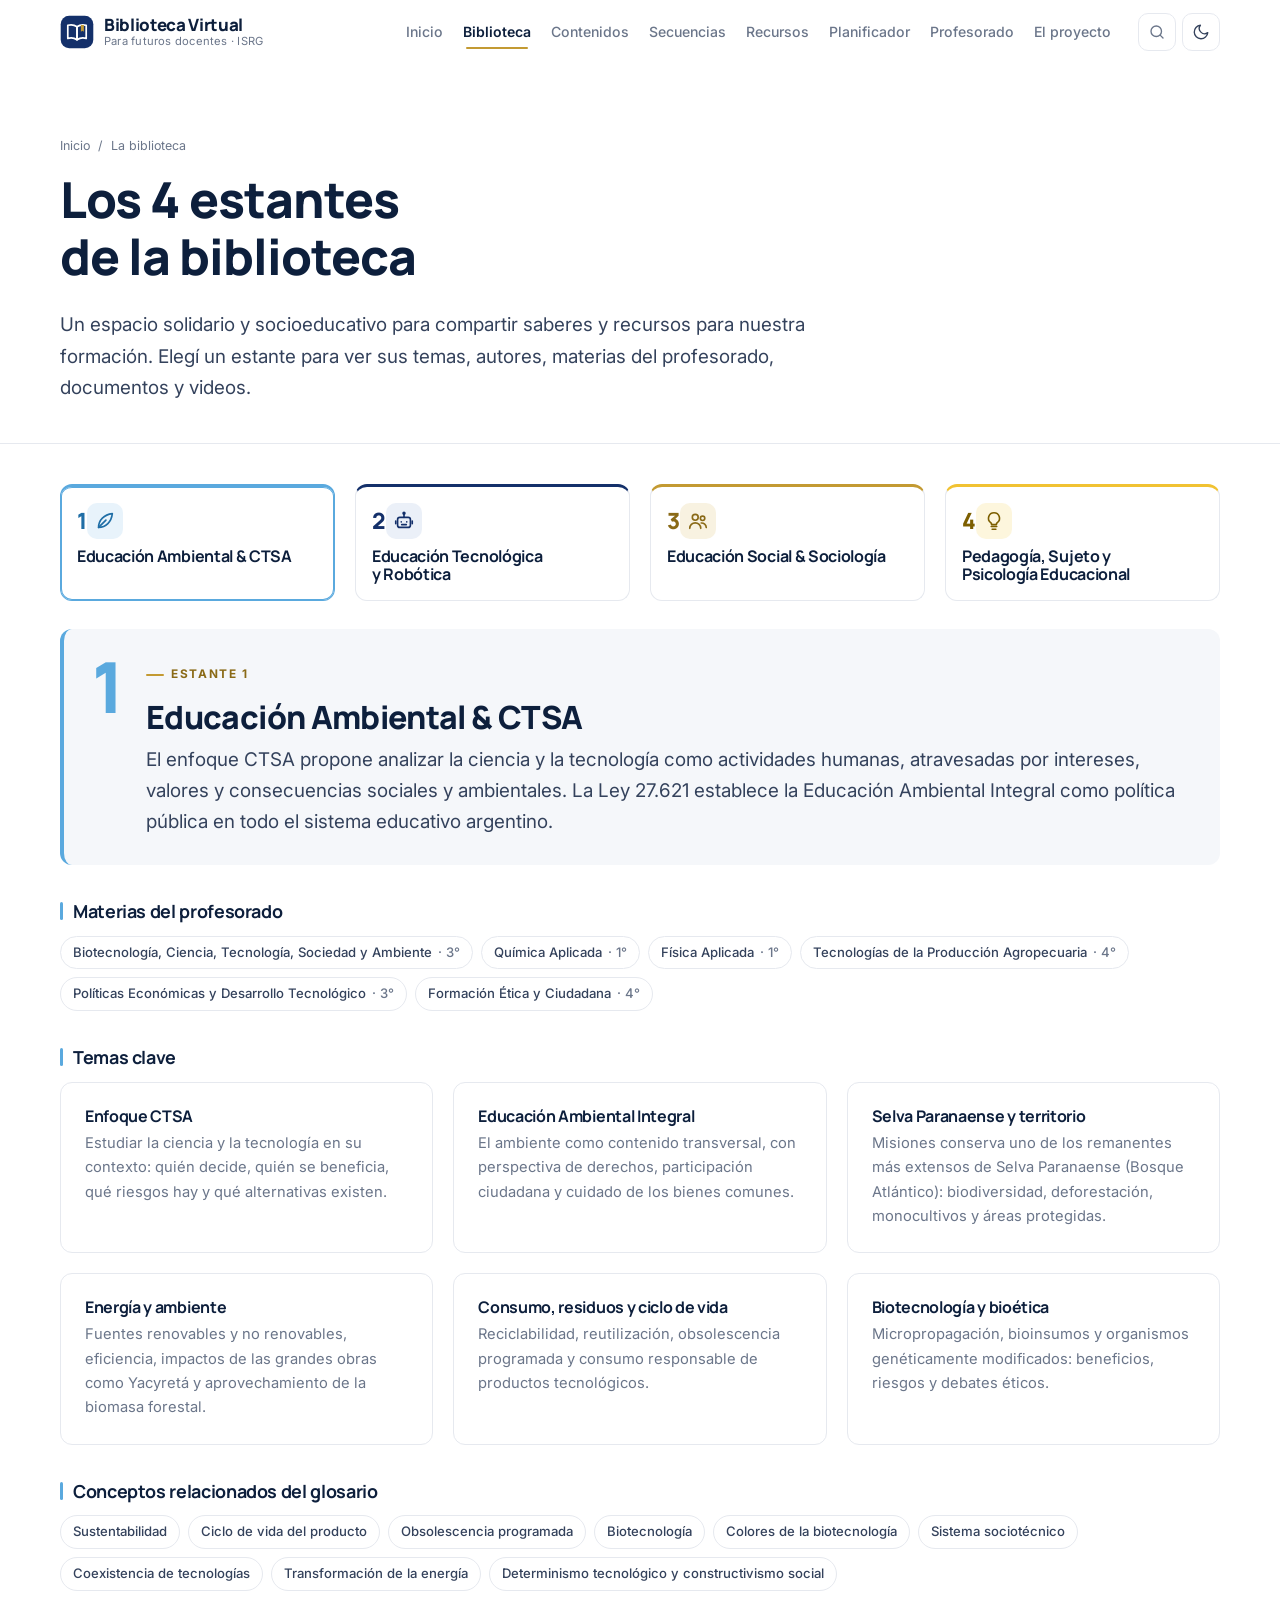
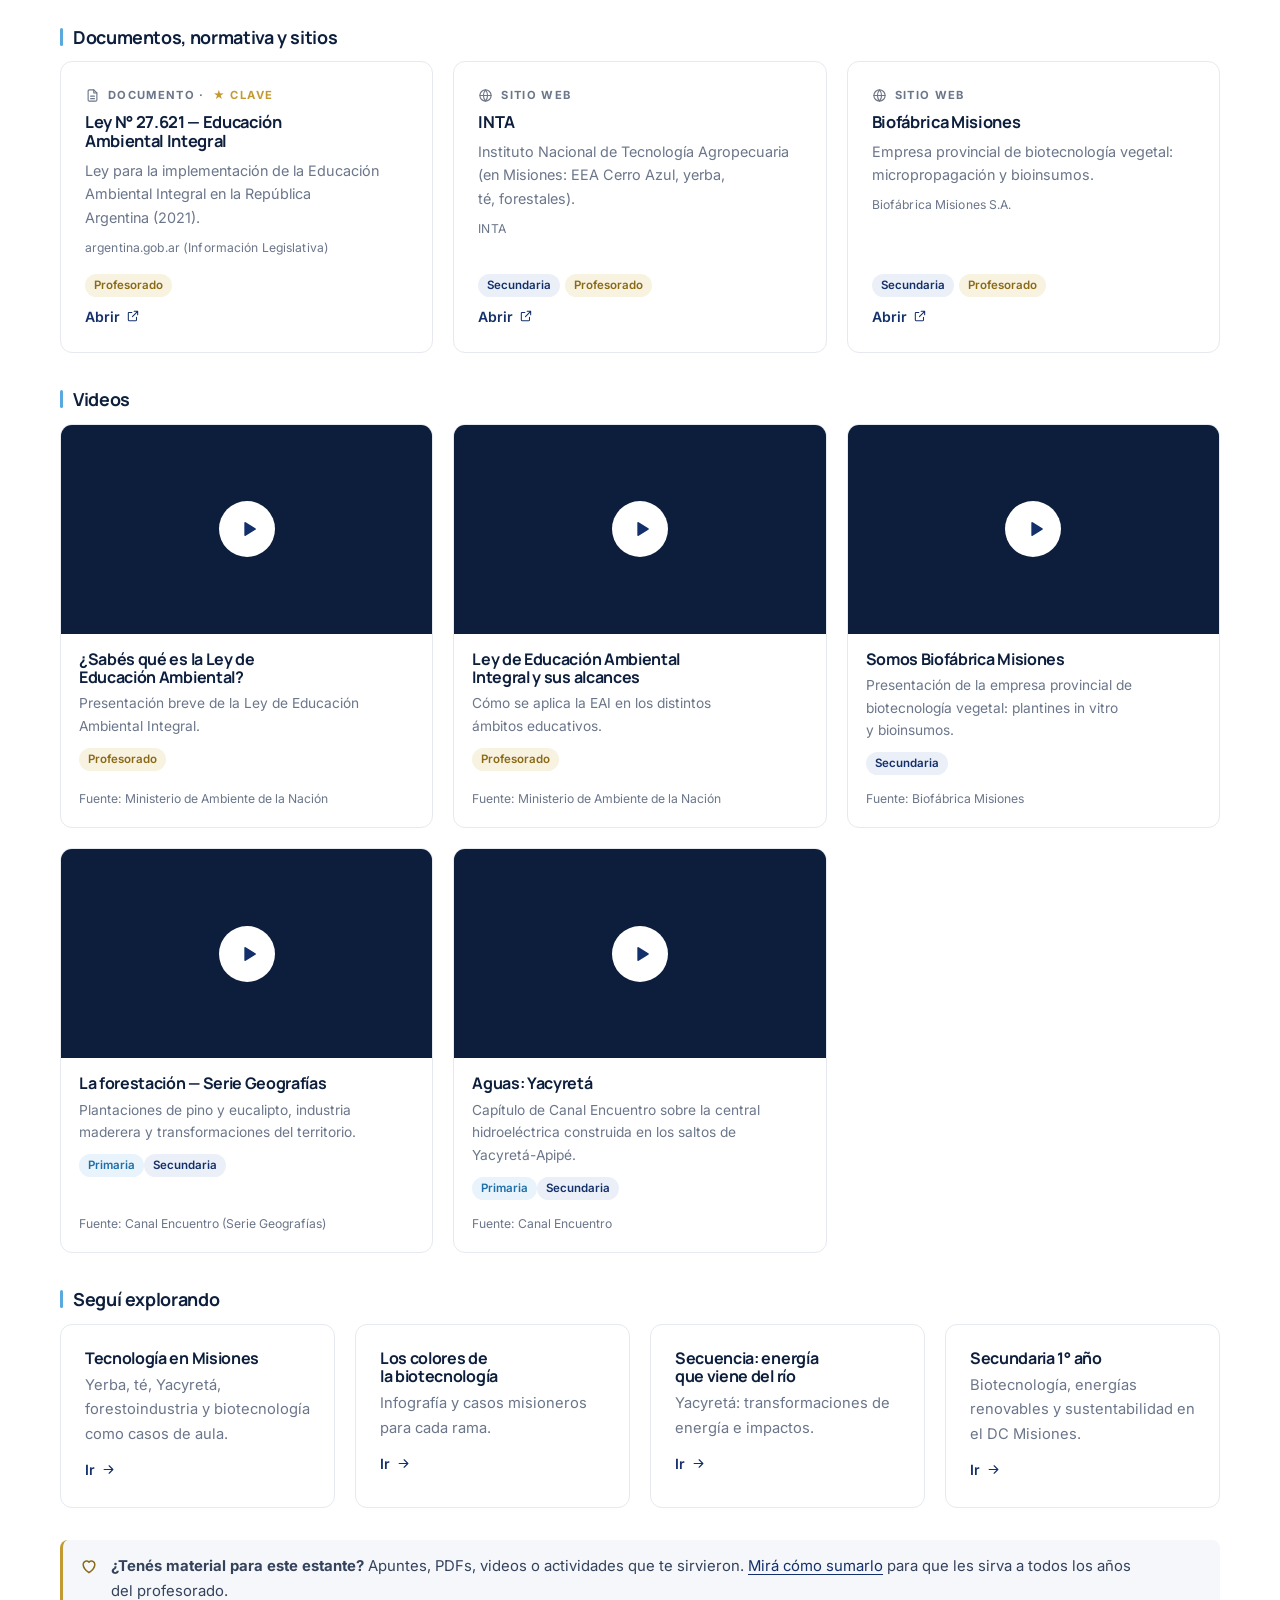
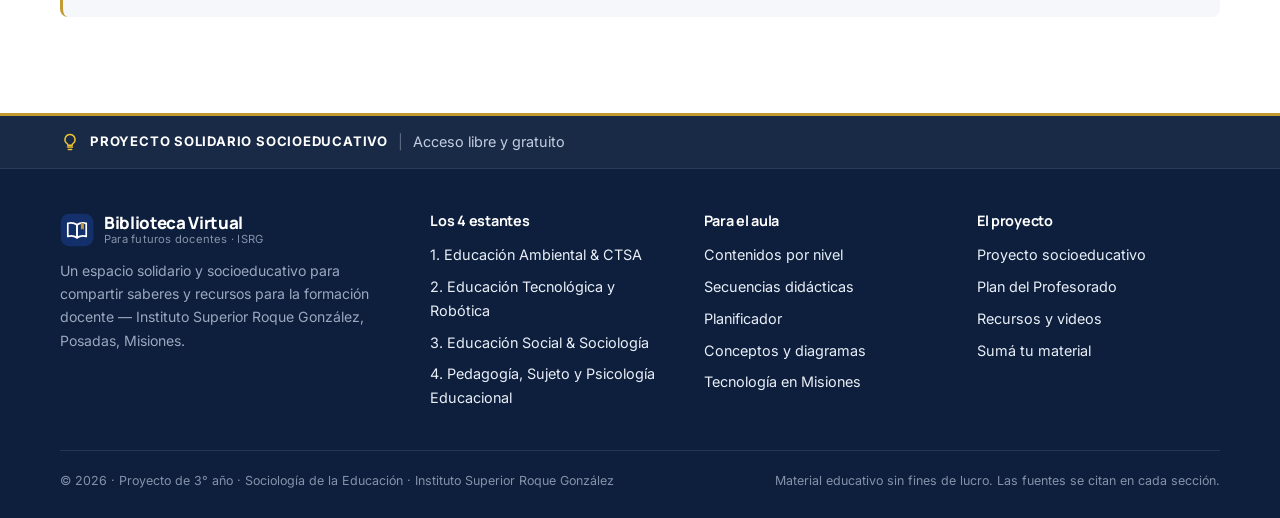
<file: Pagina Web PET/biblioteca.html>
<!doctype html>
<html lang="es">
<head>
  <meta charset="utf-8">
  <meta name="viewport" content="width=device-width, initial-scale=1">
  <title>La biblioteca — Biblioteca Virtual Docente</title>
  <meta name="description" content="Los 4 estantes de la Biblioteca Virtual para Futuros Docentes: Educación Ambiental y CTSA, Educación Tecnológica y Robótica, Educación Social y Sociología, y Pedagogía, Sujeto y Psicología Educacional.">
  <meta name="theme-color" content="#14306a">
  <link rel="icon" href="assets/img/favicon.svg" type="image/svg+xml">
  <link rel="preconnect" href="https://fonts.googleapis.com">
  <link rel="preconnect" href="https://fonts.gstatic.com" crossorigin>
  <link href="https://fonts.googleapis.com/css2?family=Inter:wght@400;500;600;700&family=Manrope:wght@600;700;800&display=swap" rel="stylesheet">
  <link rel="stylesheet" href="assets/css/styles.css">
  <script>document.documentElement.classList.add("js");try{var t=localStorage.getItem("pet:theme");if(t)document.documentElement.setAttribute("data-theme",JSON.parse(t))}catch(e){}</script>
</head>
<body data-page="biblioteca">
  <div id="site-header"></div>

  <main id="main">
    <section class="page-hero">
      <div class="container">
        <nav class="breadcrumb reveal" aria-label="Ruta"><a href="index.html">Inicio</a><span>/</span><span>La biblioteca</span></nav>
        <h1 class="reveal">Los 4 estantes de la biblioteca</h1>
        <p class="lead reveal">Un espacio solidario y socioeducativo para compartir saberes y recursos para nuestra formación. Elegí un estante para ver sus temas, autores, materias del profesorado, documentos y videos.</p>
      </div>
    </section>

    <section class="section-tight" style="padding-top:0">
      <div class="container">
        <div class="grid grid-4" id="area-select" role="tablist" aria-label="Estantes de la biblioteca"></div>
        <div id="area-view" aria-live="polite" style="margin-top:28px"></div>
      </div>
    </section>
  </main>

  <div id="site-footer"></div>

  <script src="assets/js/data/curriculo.js"></script>
  <script src="assets/js/data/conceptos.js"></script>
  <script src="assets/js/data/recursos.js"></script>
  <script src="assets/js/data/profesorado.js"></script>
  <script src="assets/js/data/secuencias.js"></script>
  <script src="assets/js/data/misiones.js"></script>
  <script src="assets/js/data/areas.js"></script>
  <script src="assets/js/data/proyecto.js"></script>
  <script src="assets/js/main.js"></script>
  <script src="assets/js/pages.js"></script>
</body>
</html>
</file>
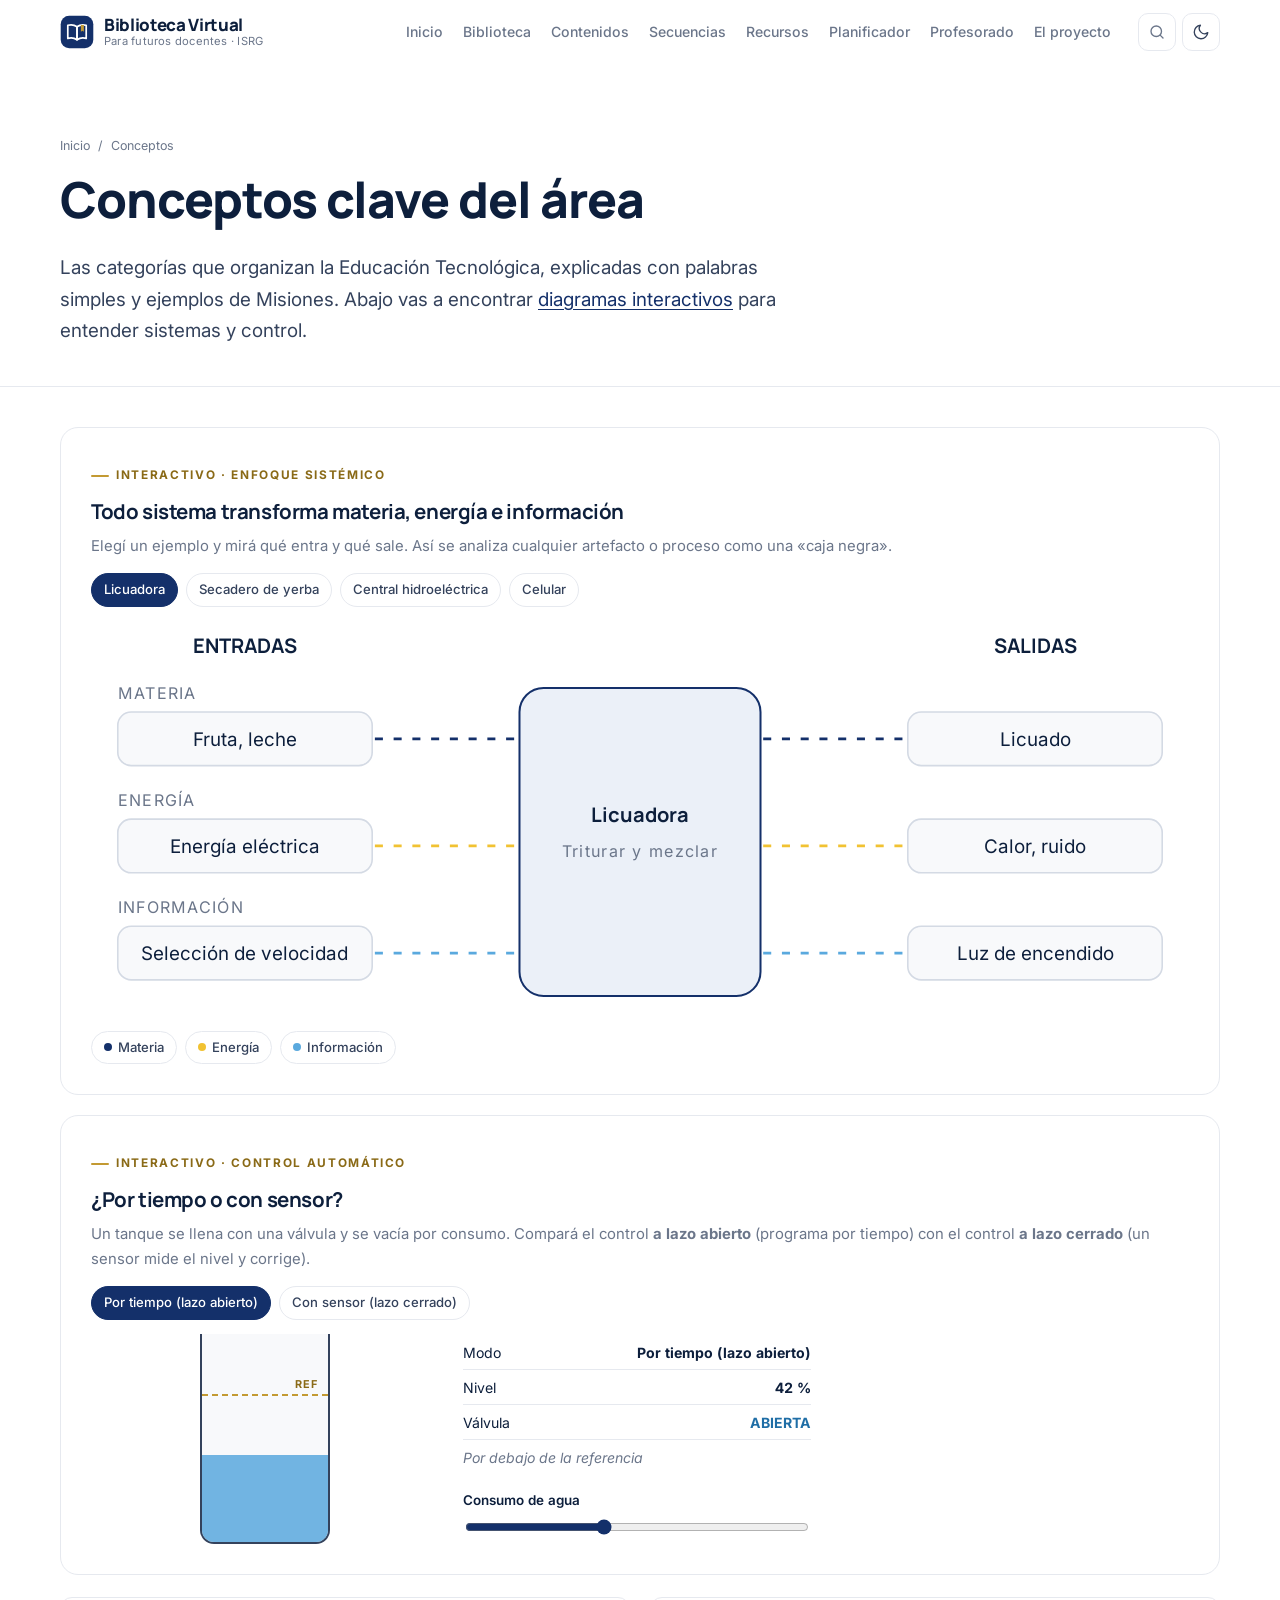
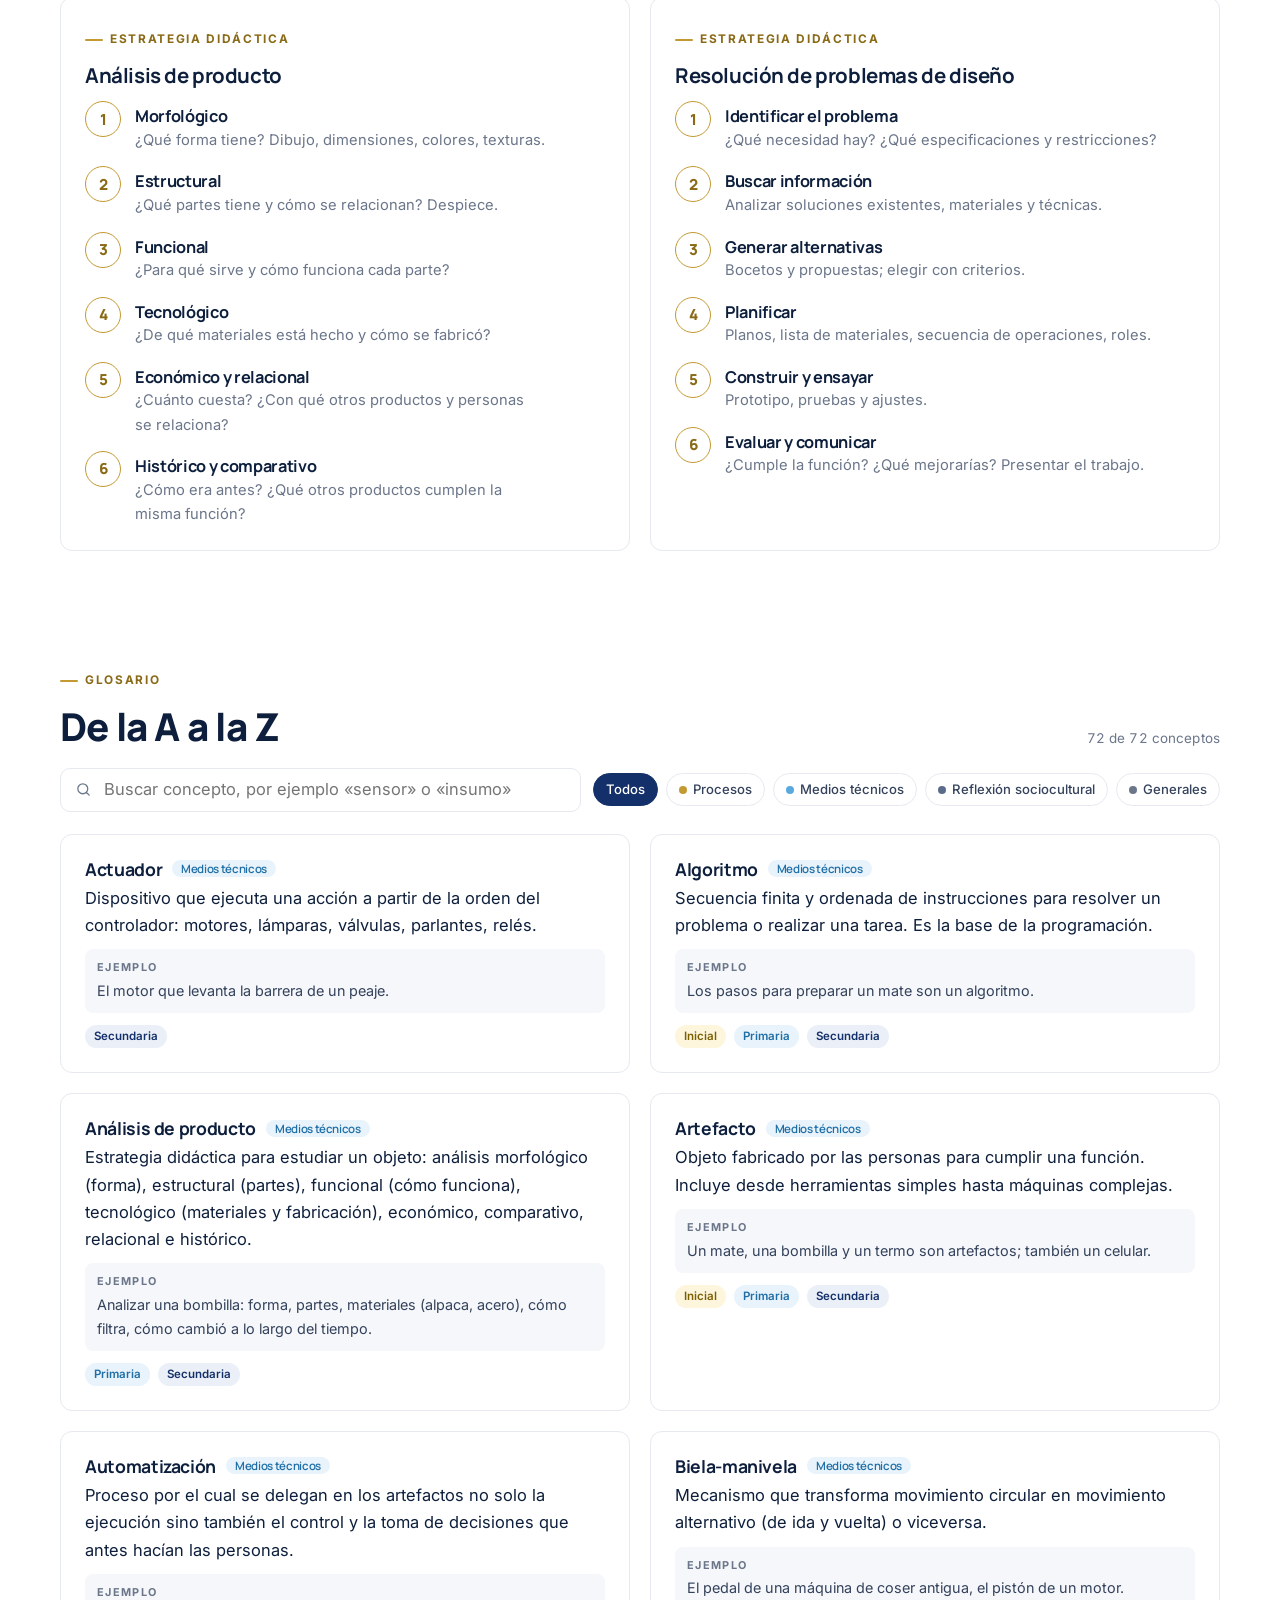
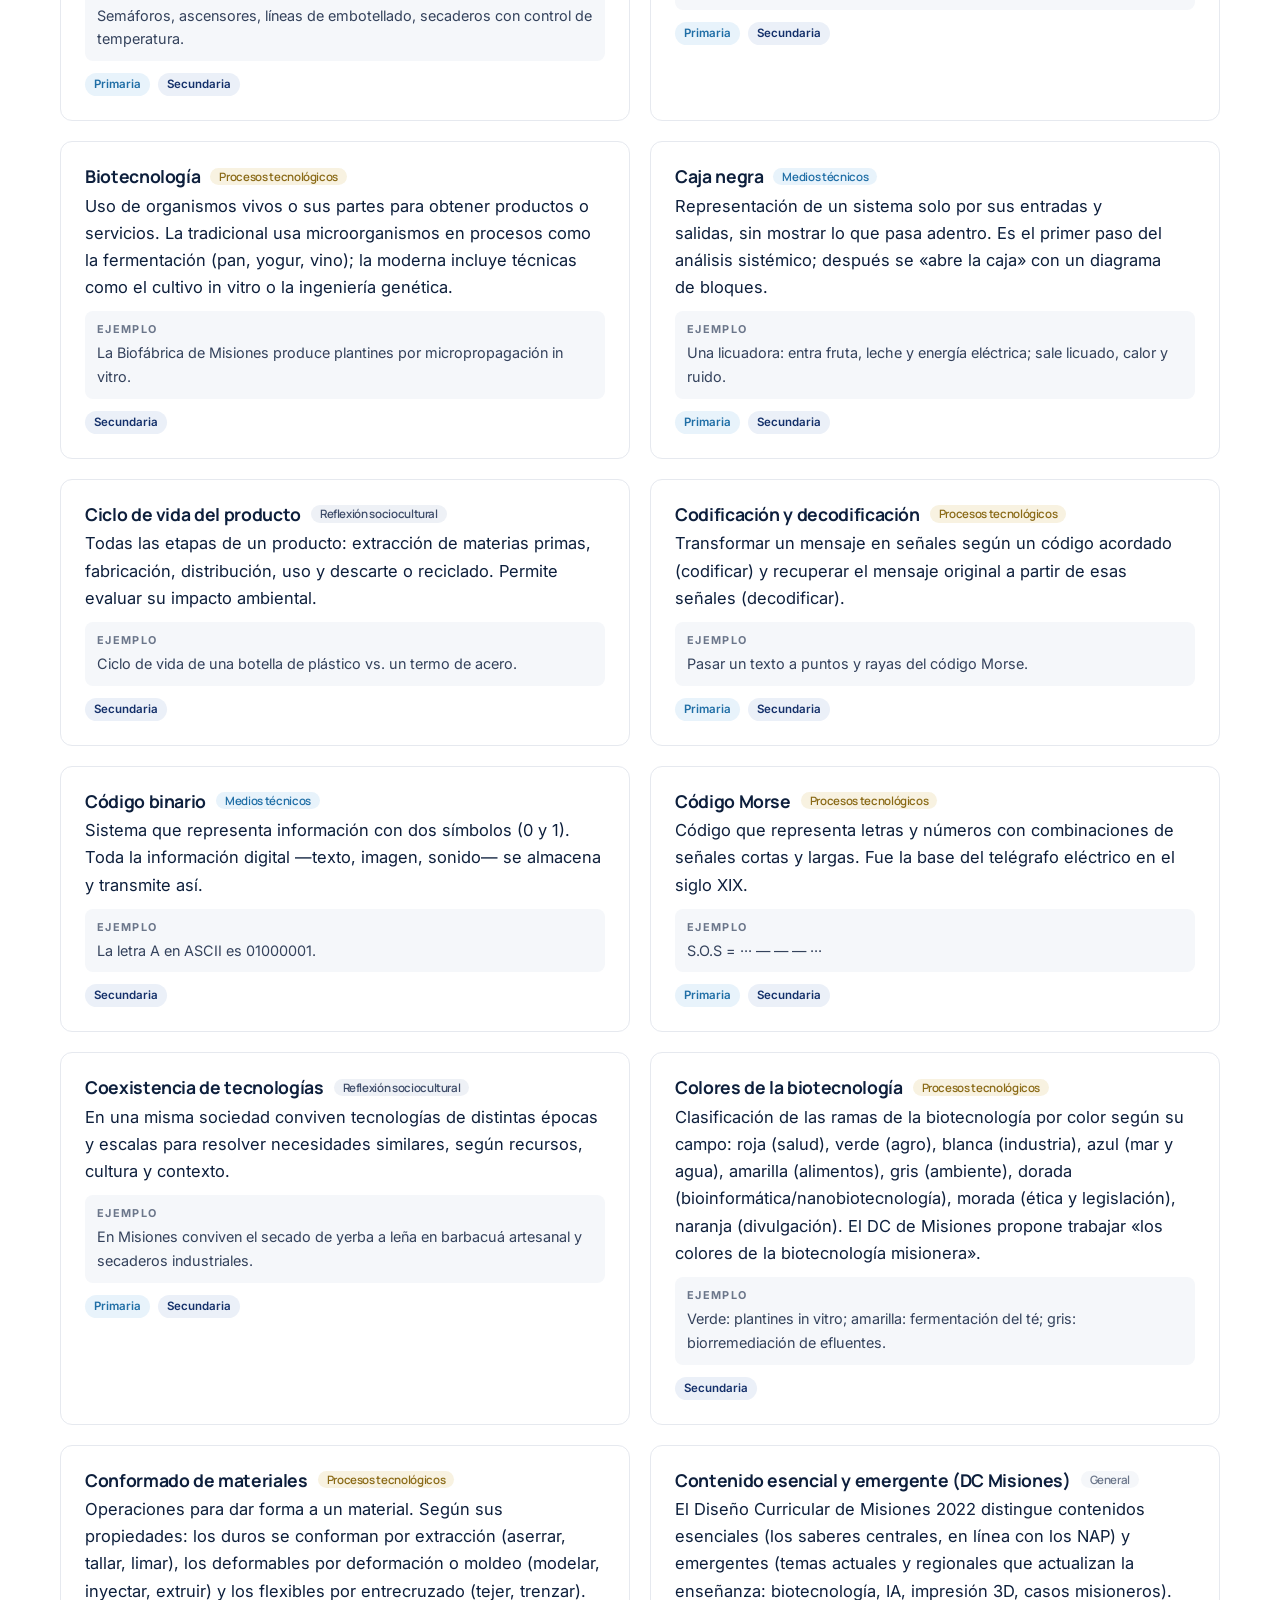
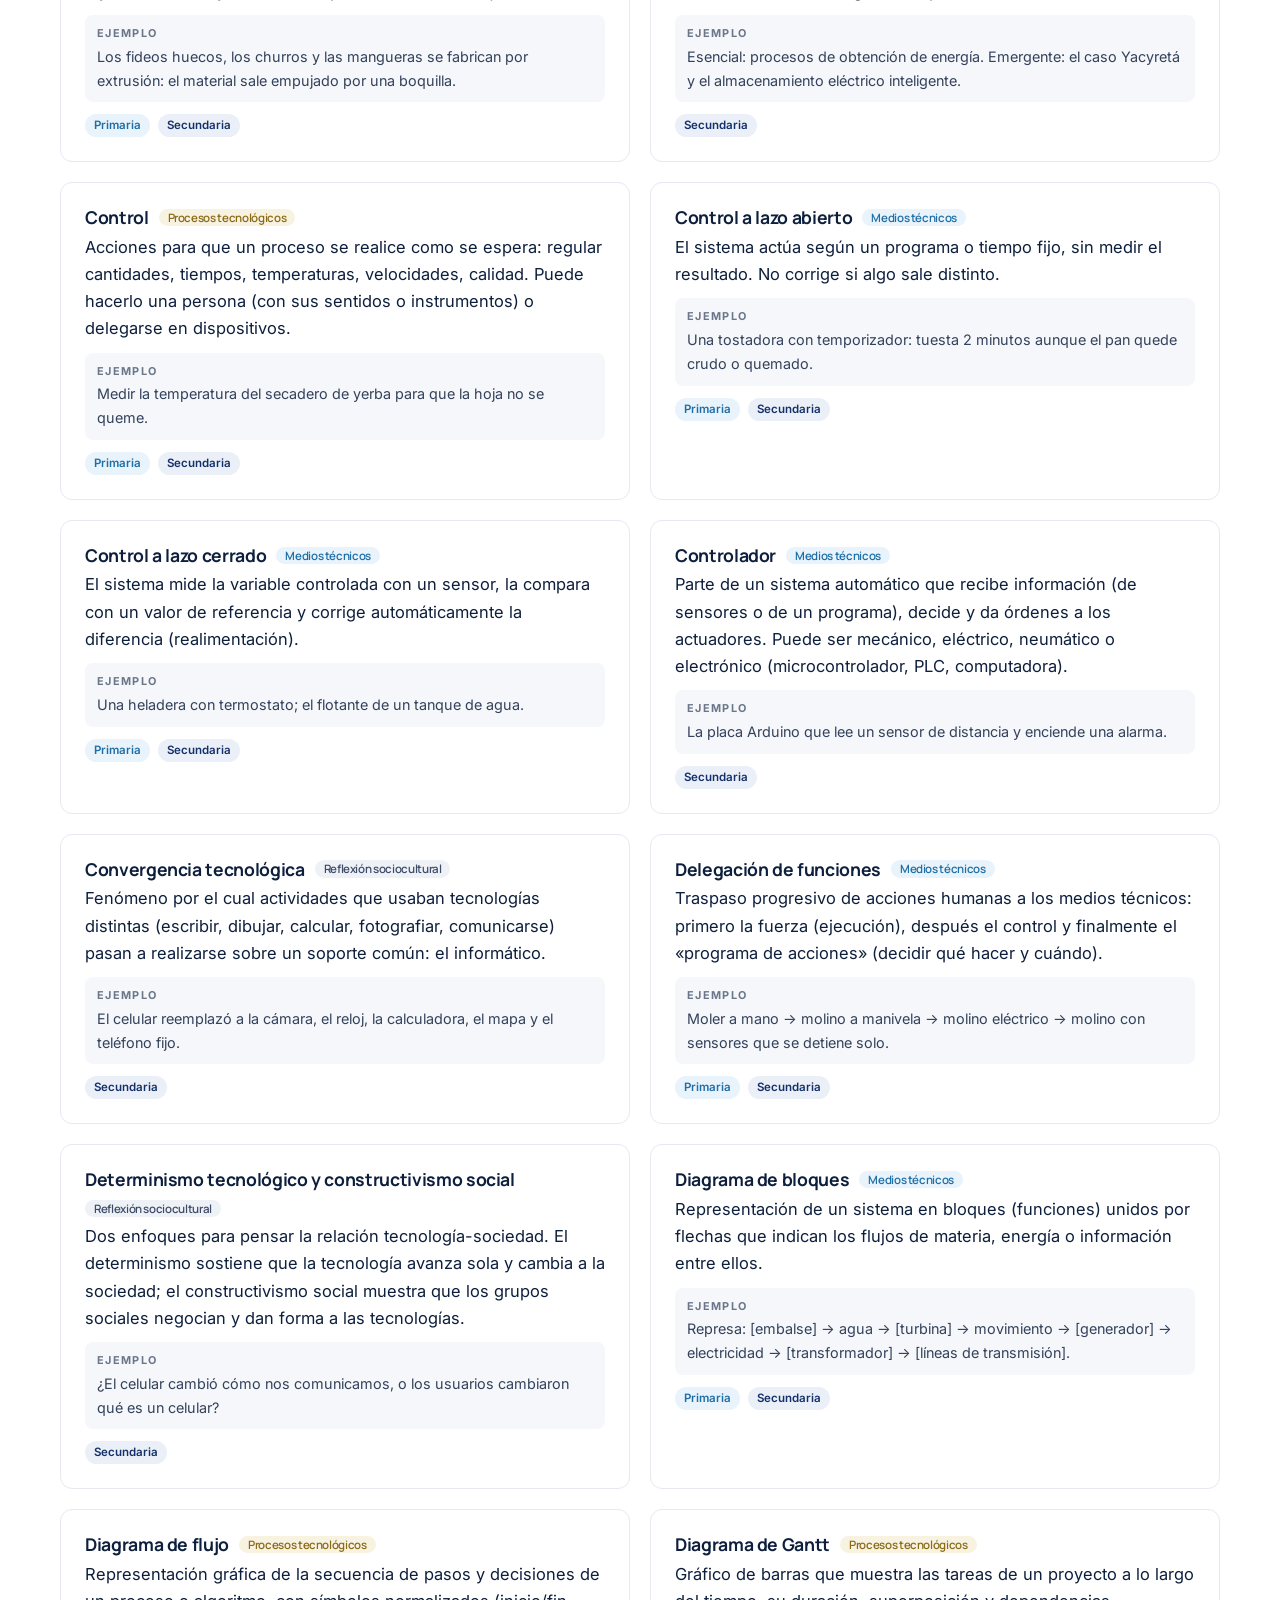
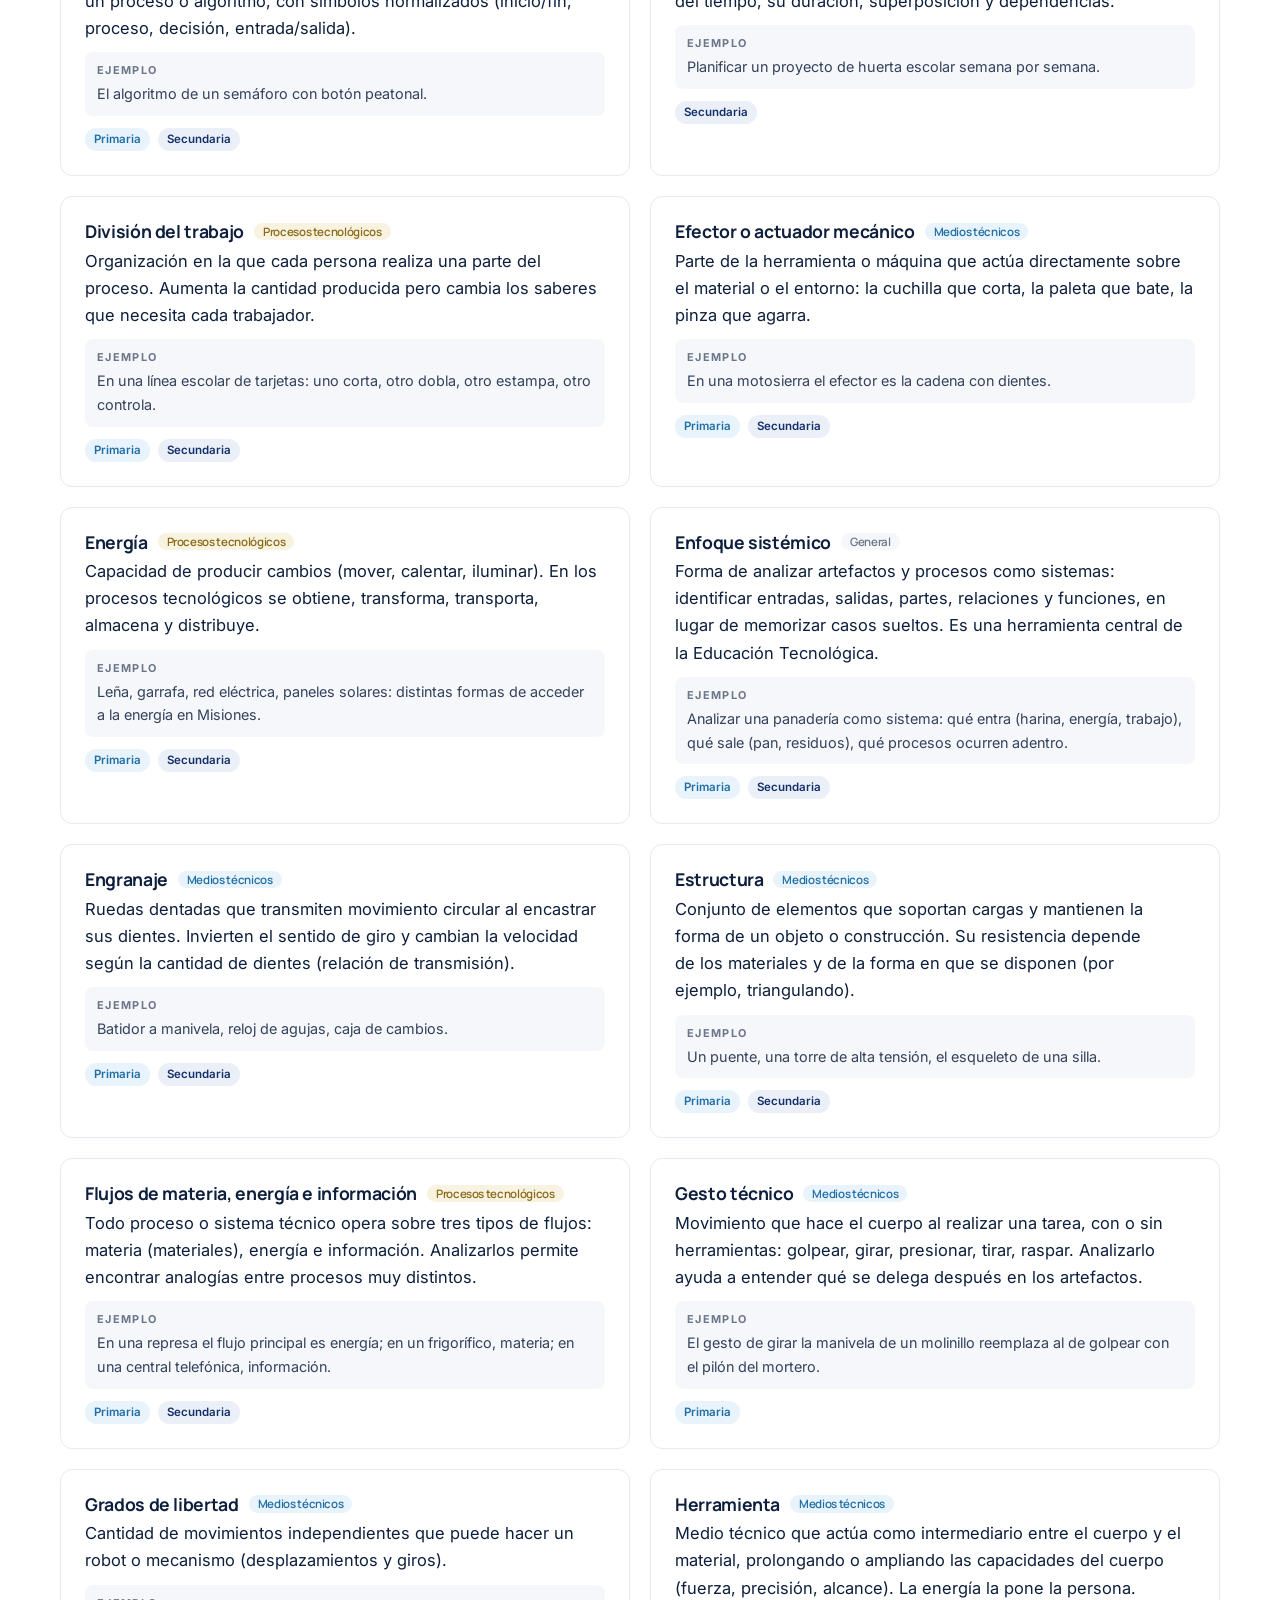
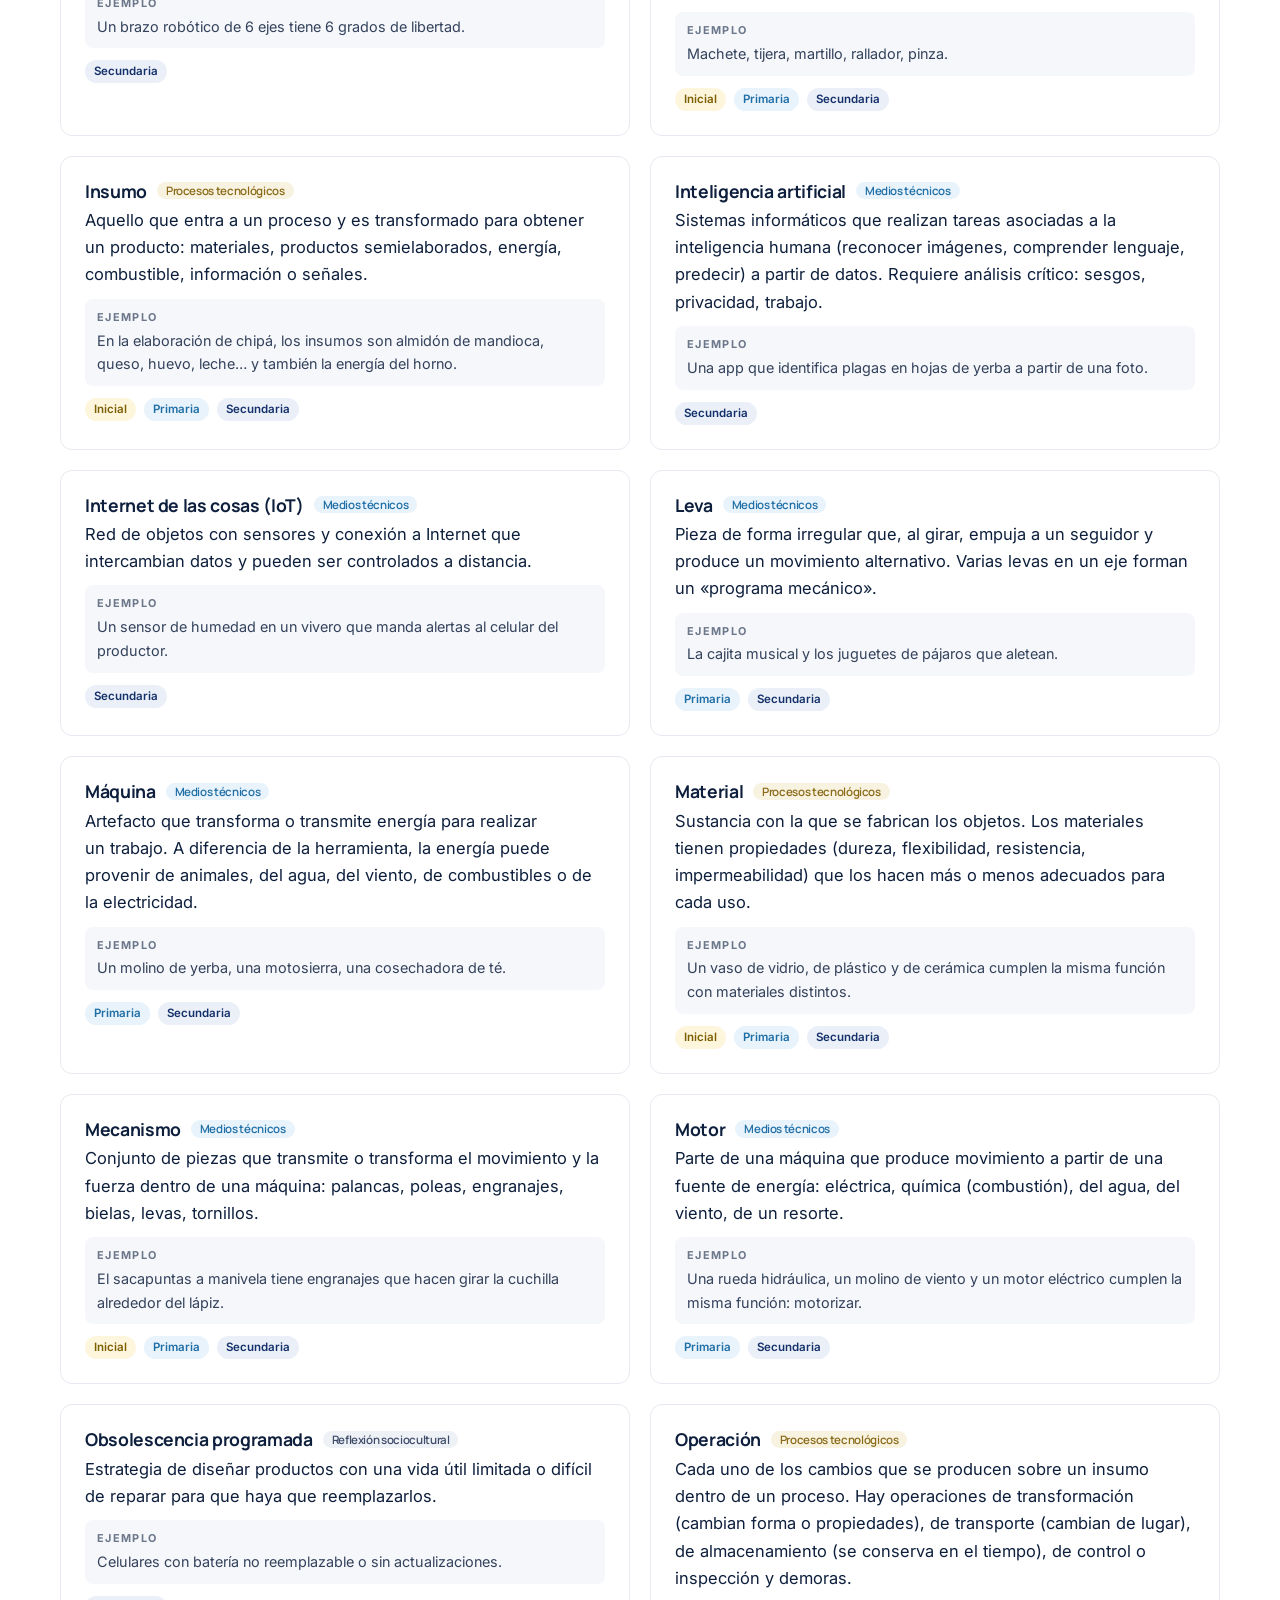
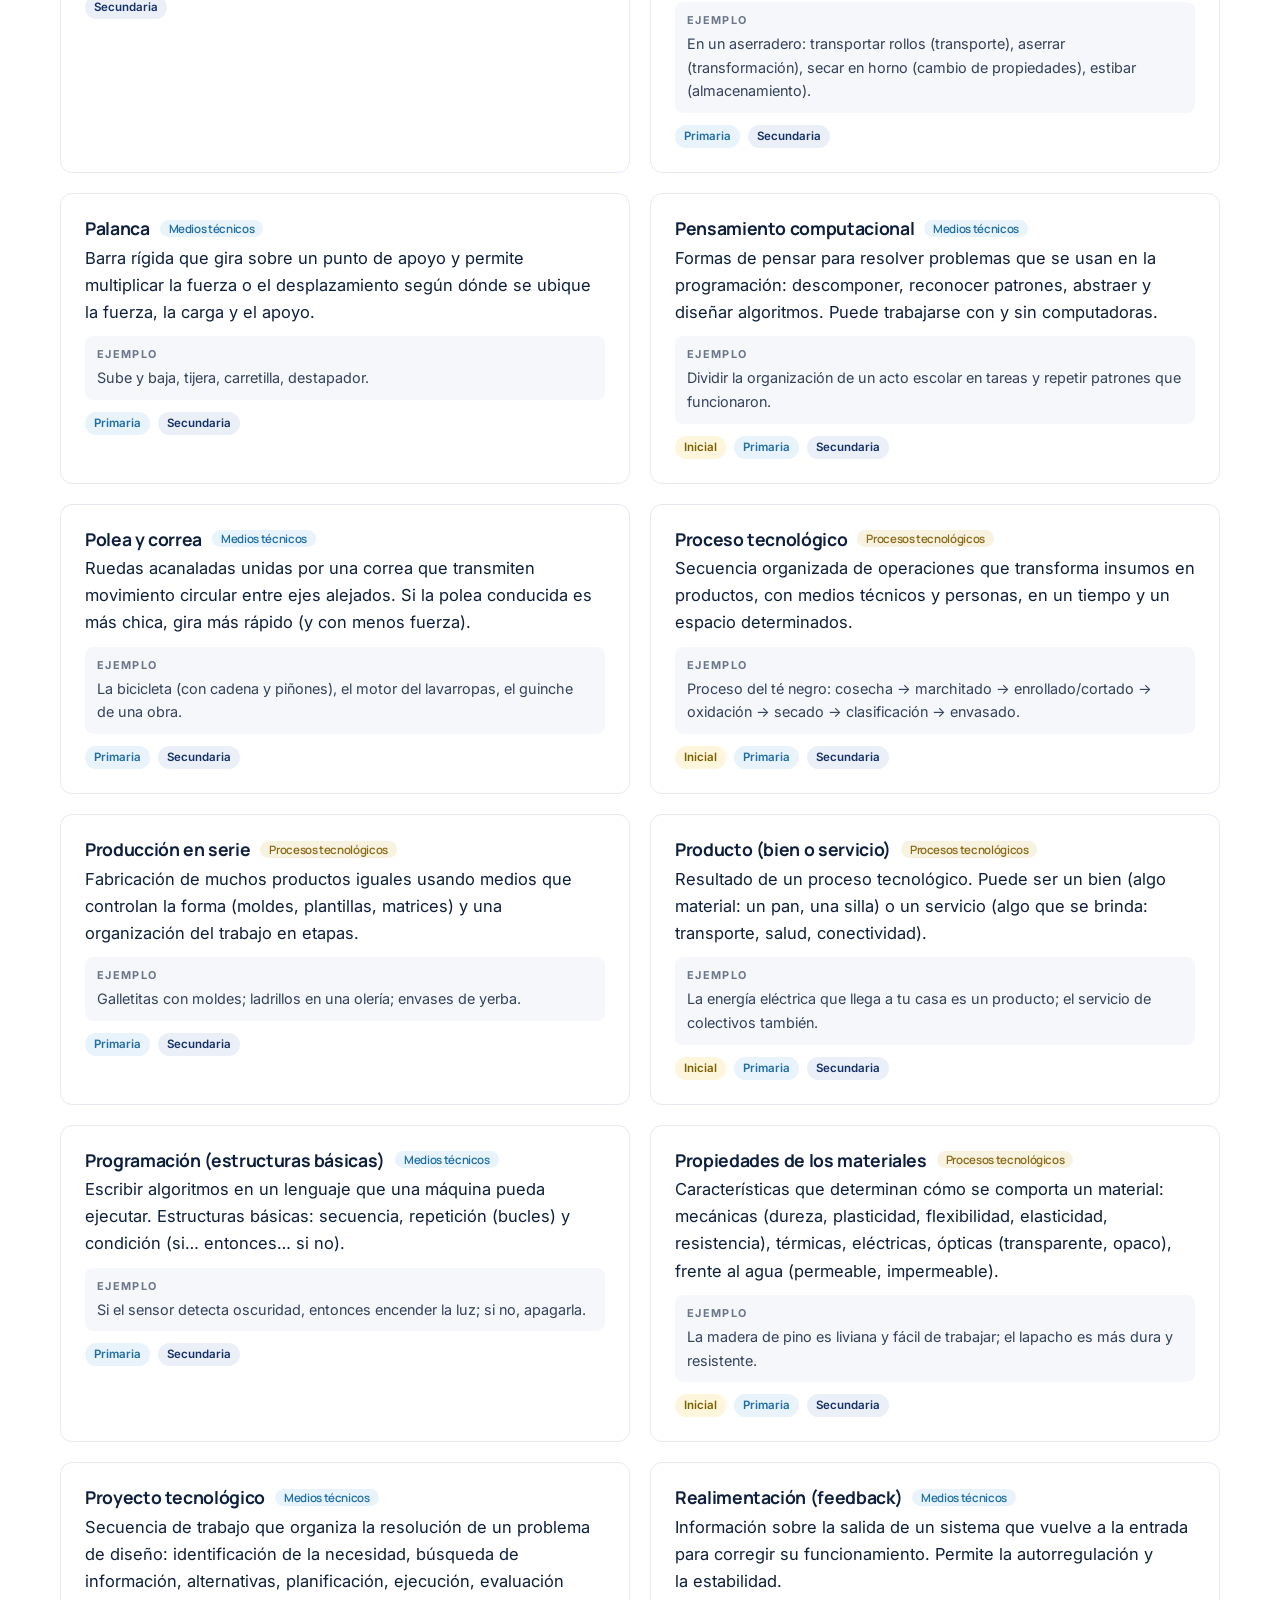
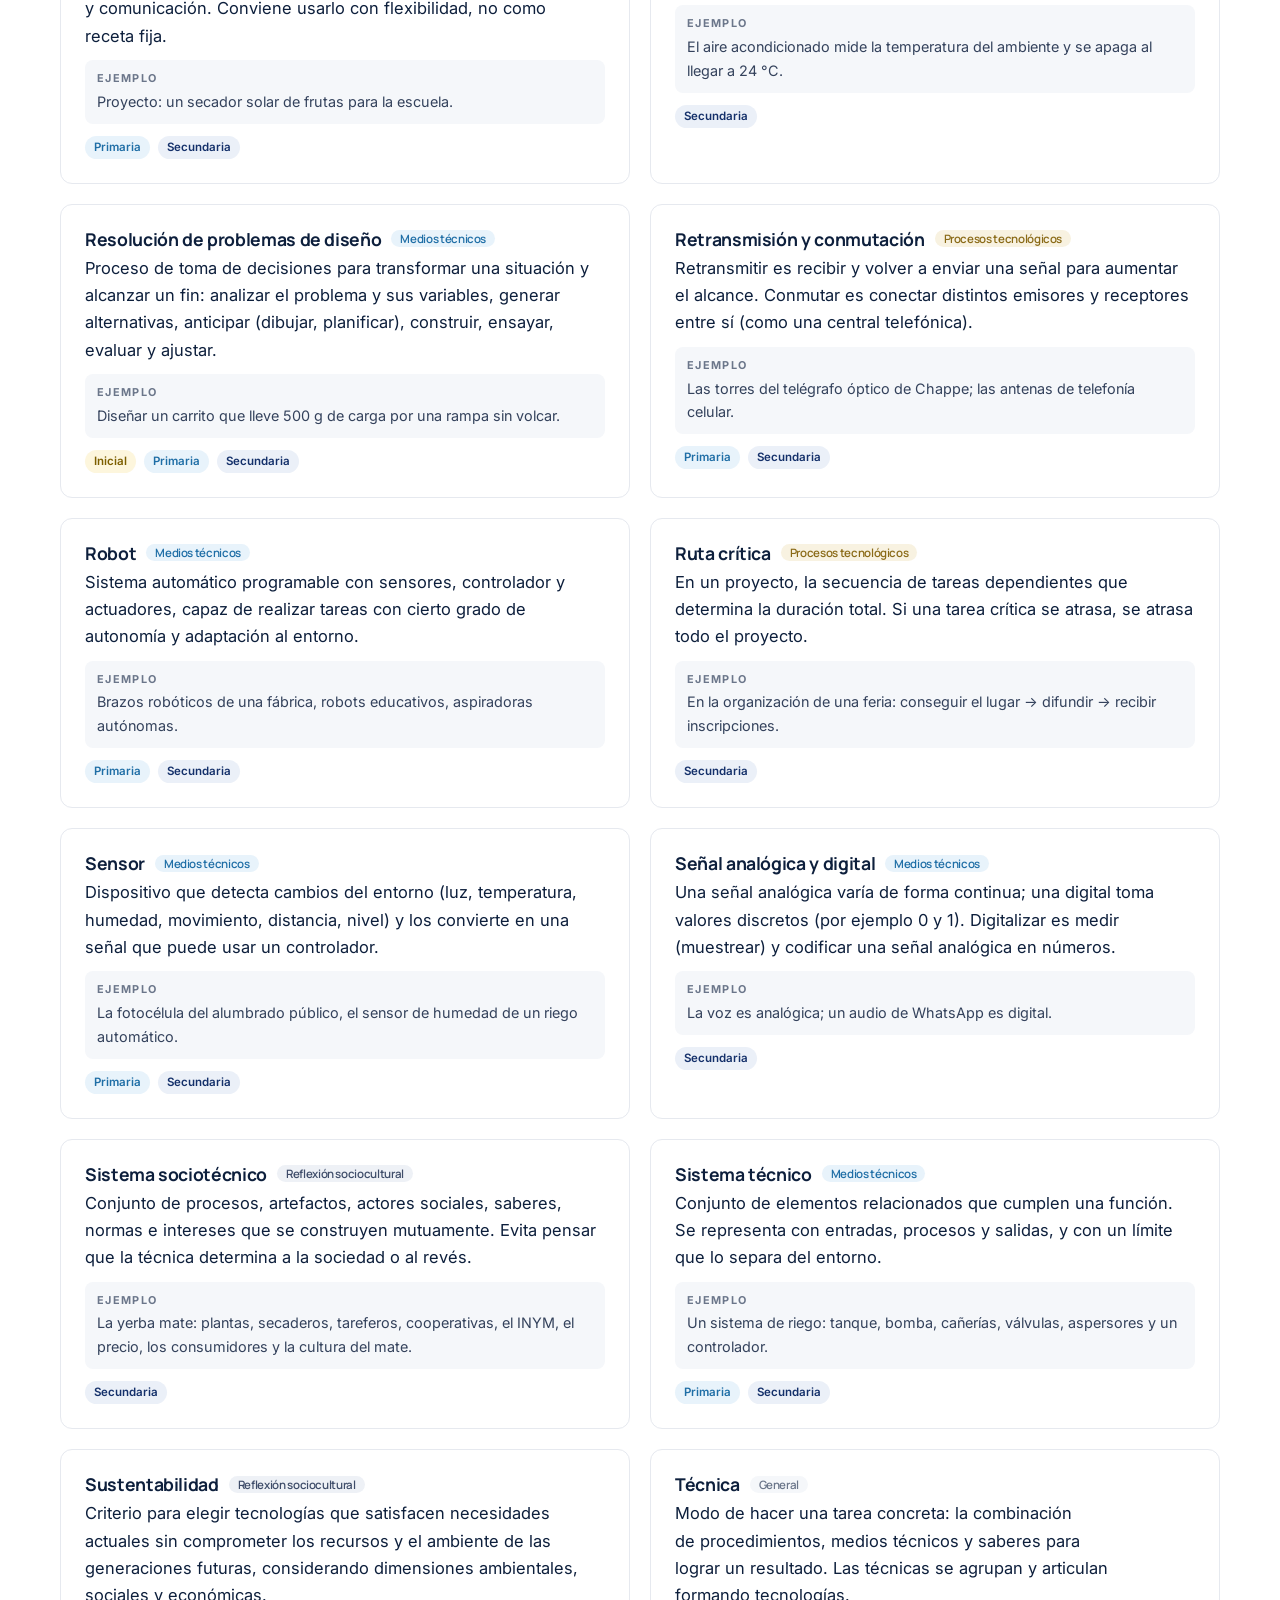
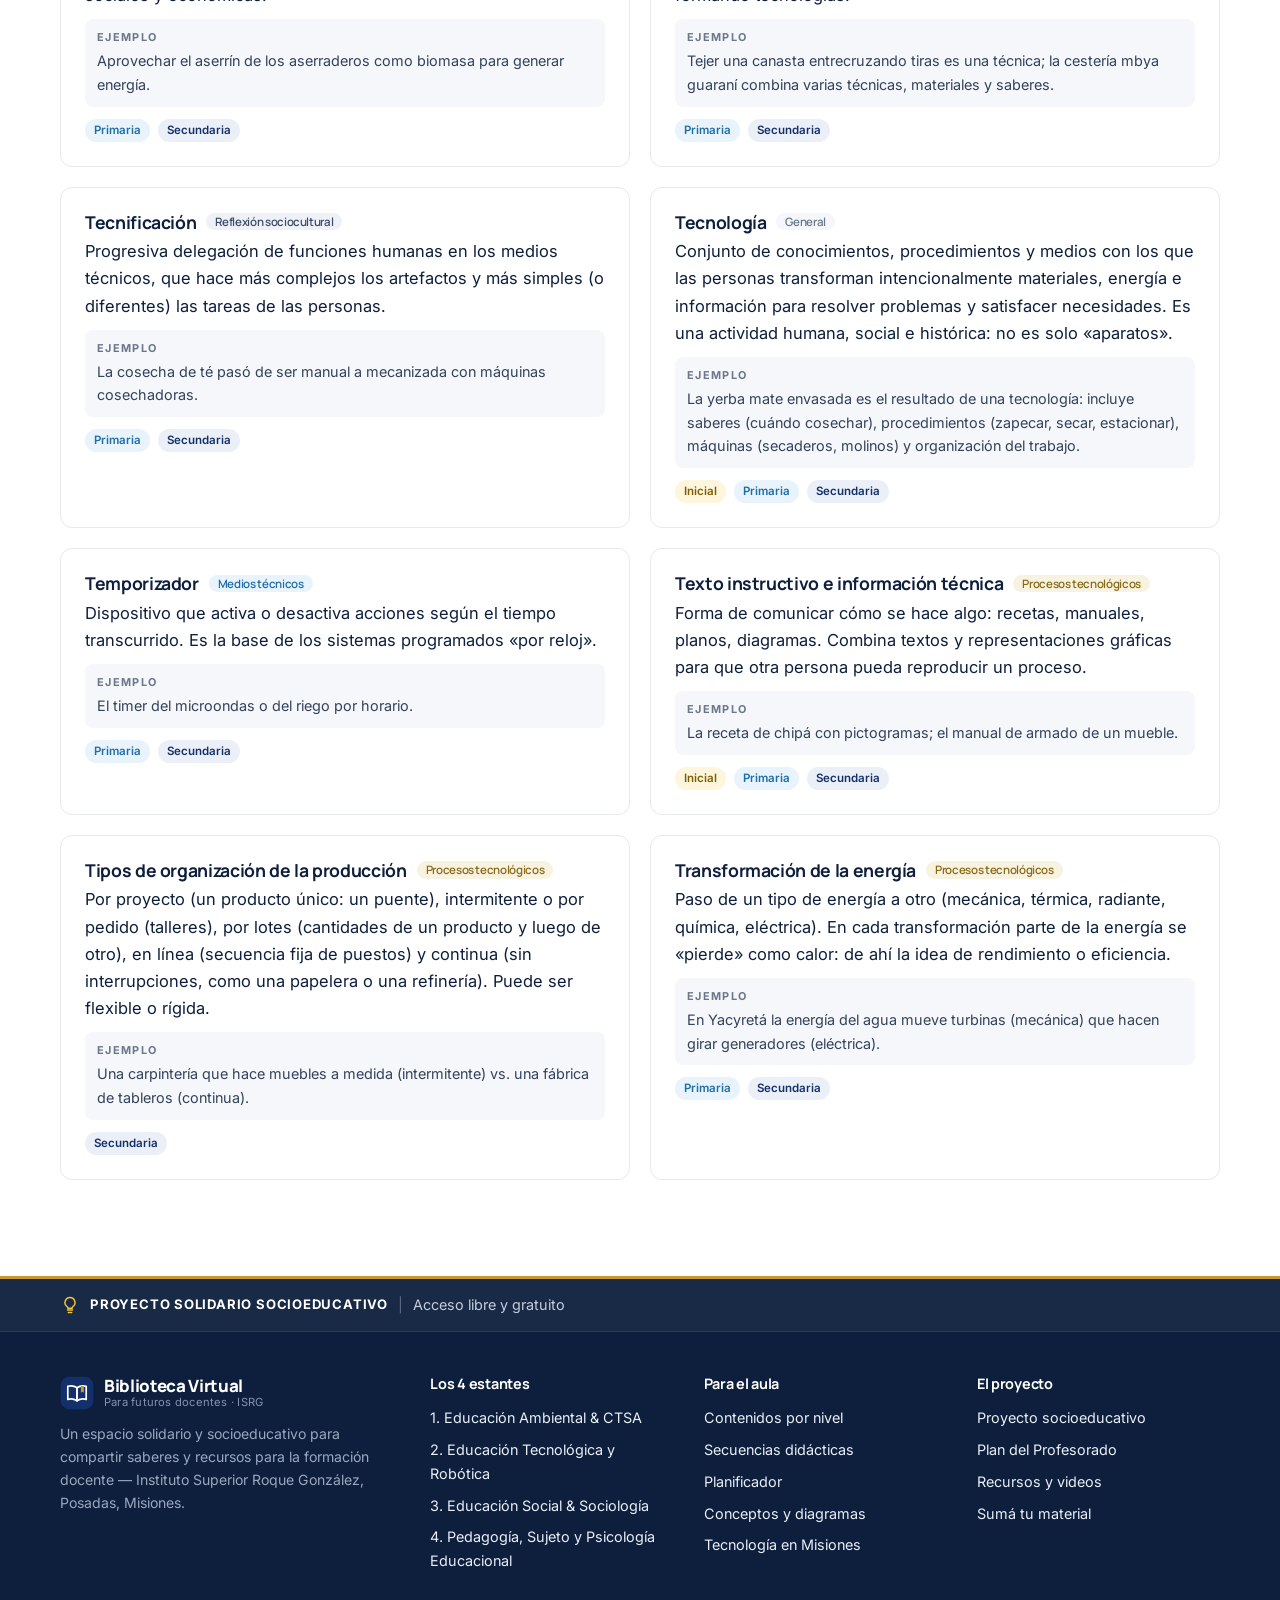
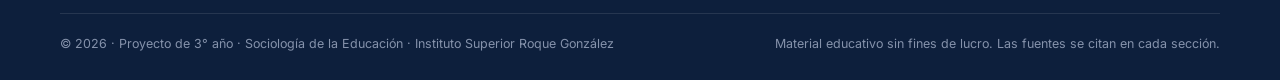
<file: Pagina Web PET/conceptos.html>
<!doctype html>
<html lang="es">
<head>
  <meta charset="utf-8">
  <meta name="viewport" content="width=device-width, initial-scale=1">
  <title>Conceptos clave — Biblioteca Virtual Docente</title>
  <meta name="description" content="Glosario de Educación Tecnológica con definiciones, ejemplos regionales y diagramas interactivos: sistemas, flujos de materia-energía-información y control a lazo abierto y cerrado.">
  <meta name="theme-color" content="#14306a">
  <link rel="icon" href="assets/img/favicon.svg" type="image/svg+xml">
  <link rel="preconnect" href="https://fonts.googleapis.com">
  <link rel="preconnect" href="https://fonts.gstatic.com" crossorigin>
  <link href="https://fonts.googleapis.com/css2?family=Inter:wght@400;500;600;700&family=Manrope:wght@600;700;800&display=swap" rel="stylesheet">
  <link rel="stylesheet" href="assets/css/styles.css">
  <script>document.documentElement.classList.add("js");try{var t=localStorage.getItem("pet:theme");if(t)document.documentElement.setAttribute("data-theme",JSON.parse(t))}catch(e){}</script>
</head>
<body data-page="conceptos">
  <div id="site-header"></div>

  <main id="main">
    <section class="page-hero">
      <div class="container">
        <nav class="breadcrumb reveal" aria-label="Ruta"><a href="index.html">Inicio</a><span>/</span><span>Conceptos</span></nav>
        <h1 class="reveal">Conceptos clave del área</h1>
        <p class="lead reveal">Las categorías que organizan la Educación Tecnológica, explicadas con palabras simples y ejemplos de Misiones. Abajo vas a encontrar <a href="#diagramas">diagramas interactivos</a> para entender sistemas y control.</p>
      </div>
    </section>

    <!-- ============ DIAGRAMAS ============ -->
    <section class="section-tight" id="diagramas" style="padding-top:0">
      <div class="container">
        <div class="grid" style="align-items:start">
          <div class="diagram reveal">
            <span class="eyebrow">Interactivo · Enfoque sistémico</span>
            <h3>Todo sistema transforma materia, energía e información</h3>
            <p class="muted" style="font-size:.93rem">Elegí un ejemplo y mirá qué entra y qué sale. Así se analiza cualquier artefacto o proceso como una «caja negra».</p>
            <div class="diagram-controls chip-row" id="sys-controls"></div>
            <div id="sys-diagram"></div>
            <div class="chip-row" style="margin-top:8px;font-size:.8rem">
              <span class="chip" style="cursor:default"><span class="dot" style="color:var(--c-materia)"></span>Materia</span>
              <span class="chip" style="cursor:default"><span class="dot" style="color:var(--c-energia)"></span>Energía</span>
              <span class="chip" style="cursor:default"><span class="dot" style="color:var(--c-info)"></span>Información</span>
            </div>
          </div>

          <div class="diagram reveal" style="--d:.1s">
            <span class="eyebrow">Interactivo · Control automático</span>
            <h3>¿Por tiempo o con sensor?</h3>
            <p class="muted" style="font-size:.93rem">Un tanque se llena con una válvula y se vacía por consumo. Compará el control <strong>a lazo abierto</strong> (programa por tiempo) con el control <strong>a lazo cerrado</strong> (un sensor mide el nivel y corrige).</p>
            <div class="diagram-controls chip-row">
              <button class="chip" type="button" data-mode="abierto" aria-pressed="true">Por tiempo (lazo abierto)</button>
              <button class="chip" type="button" data-mode="cerrado" aria-pressed="false">Con sensor (lazo cerrado)</button>
            </div>
            <div class="loop-sim">
              <div class="tank" aria-hidden="true"><div class="tank-water" id="tank-water"></div><div class="tank-ref" id="tank-ref"><span>REF</span></div></div>
              <div class="sim-readout" aria-live="polite">
                <div><span>Modo</span><strong id="sim-mode">—</strong></div>
                <div><span>Nivel</span><strong id="sim-level">—</strong></div>
                <div><span>Válvula</span><strong id="sim-valve">—</strong></div>
                <div style="border:0"><em id="sim-msg" class="muted">—</em></div>
                <label for="sim-consumo" style="font-family:var(--font-body);font-size:.84rem;font-weight:600;margin-top:8px">Consumo de agua</label>
                <input id="sim-consumo" type="range" min="0" max="10" value="4" style="accent-color:var(--brand)">
              </div>
            </div>
          </div>
        </div>

        <div class="grid grid-2" style="margin-top:22px">
          <div class="card reveal">
            <span class="eyebrow">Estrategia didáctica</span>
            <h3>Análisis de producto</h3>
            <div class="steps" style="margin-top:14px">
              <div class="step"><div><h4>Morfológico</h4><p>¿Qué forma tiene? Dibujo, dimensiones, colores, texturas.</p></div></div>
              <div class="step"><div><h4>Estructural</h4><p>¿Qué partes tiene y cómo se relacionan? Despiece.</p></div></div>
              <div class="step"><div><h4>Funcional</h4><p>¿Para qué sirve y cómo funciona cada parte?</p></div></div>
              <div class="step"><div><h4>Tecnológico</h4><p>¿De qué materiales está hecho y cómo se fabricó?</p></div></div>
              <div class="step"><div><h4>Económico y relacional</h4><p>¿Cuánto cuesta? ¿Con qué otros productos y personas se relaciona?</p></div></div>
              <div class="step"><div><h4>Histórico y comparativo</h4><p>¿Cómo era antes? ¿Qué otros productos cumplen la misma función?</p></div></div>
            </div>
          </div>
          <div class="card reveal" style="--d:.1s">
            <span class="eyebrow">Estrategia didáctica</span>
            <h3>Resolución de problemas de diseño</h3>
            <div class="steps" style="margin-top:14px">
              <div class="step"><div><h4>Identificar el problema</h4><p>¿Qué necesidad hay? ¿Qué especificaciones y restricciones?</p></div></div>
              <div class="step"><div><h4>Buscar información</h4><p>Analizar soluciones existentes, materiales y técnicas.</p></div></div>
              <div class="step"><div><h4>Generar alternativas</h4><p>Bocetos y propuestas; elegir con criterios.</p></div></div>
              <div class="step"><div><h4>Planificar</h4><p>Planos, lista de materiales, secuencia de operaciones, roles.</p></div></div>
              <div class="step"><div><h4>Construir y ensayar</h4><p>Prototipo, pruebas y ajustes.</p></div></div>
              <div class="step"><div><h4>Evaluar y comunicar</h4><p>¿Cumple la función? ¿Qué mejorarías? Presentar el trabajo.</p></div></div>
            </div>
          </div>
        </div>
      </div>
    </section>

    <!-- ============ GLOSARIO ============ -->
    <section class="section-tight" id="glosario">
      <div class="container">
        <div class="section-head" style="margin-bottom:18px">
          <div><span class="eyebrow">Glosario</span><h2 style="margin:0">De la A a la Z</h2></div>
          <p class="mono" id="term-count" style="font-size:.84rem"></p>
        </div>
        <div class="toolbar">
          <label class="search-input"><span data-icon="search"></span><input id="term-search" type="search" placeholder="Buscar concepto, por ejemplo «sensor» o «insumo»" aria-label="Buscar concepto"></label>
          <div class="chip-row" id="eje-filter" role="group" aria-label="Filtrar por eje"></div>
        </div>
        <div class="grid grid-2" id="terms"></div>
      </div>
    </section>
  </main>

  <div id="site-footer"></div>

  <script src="assets/js/data/curriculo.js"></script>
  <script src="assets/js/data/conceptos.js"></script>
  <script src="assets/js/data/recursos.js"></script>
  <script src="assets/js/data/profesorado.js"></script>
  <script src="assets/js/data/secuencias.js"></script>
  <script src="assets/js/data/misiones.js"></script>
  <script src="assets/js/data/areas.js"></script>
  <script src="assets/js/data/proyecto.js"></script>
  <script src="assets/js/main.js"></script>
  <script src="assets/js/pages.js"></script>
</body>
</html>
</file>
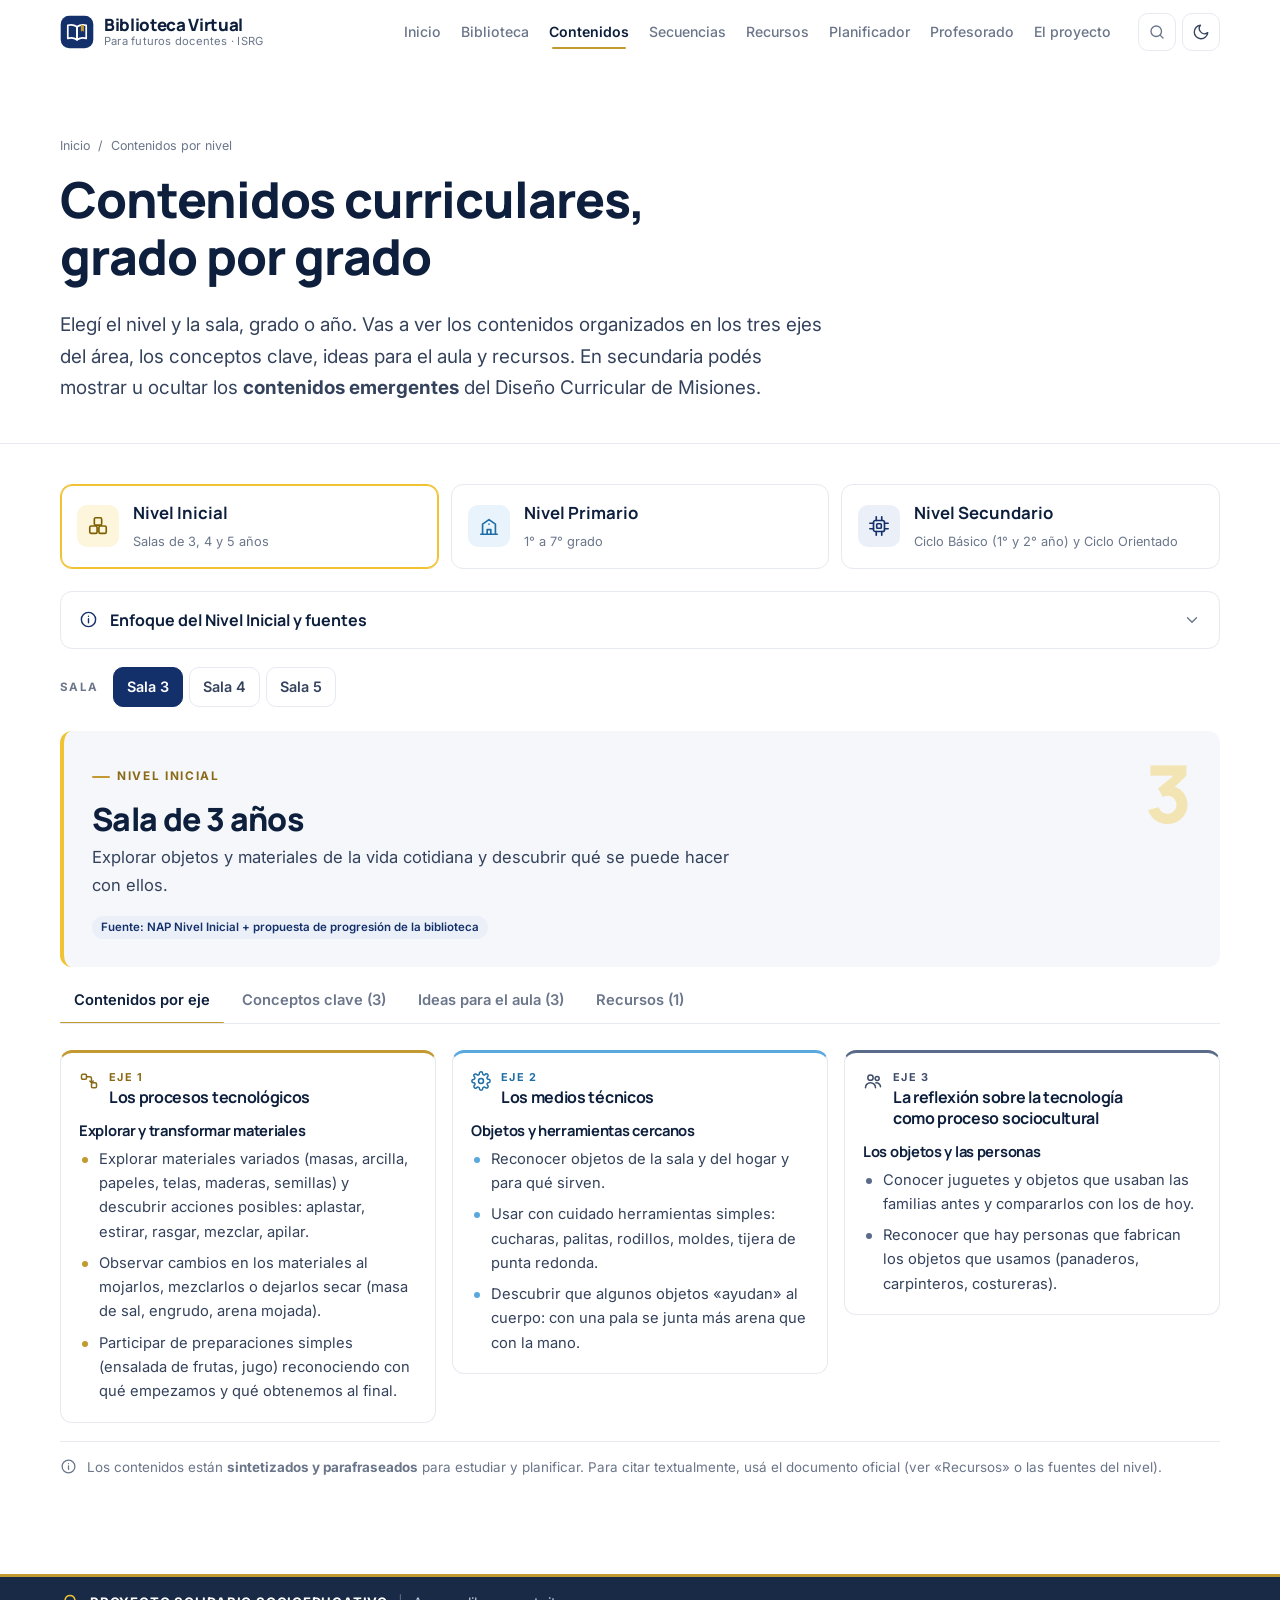
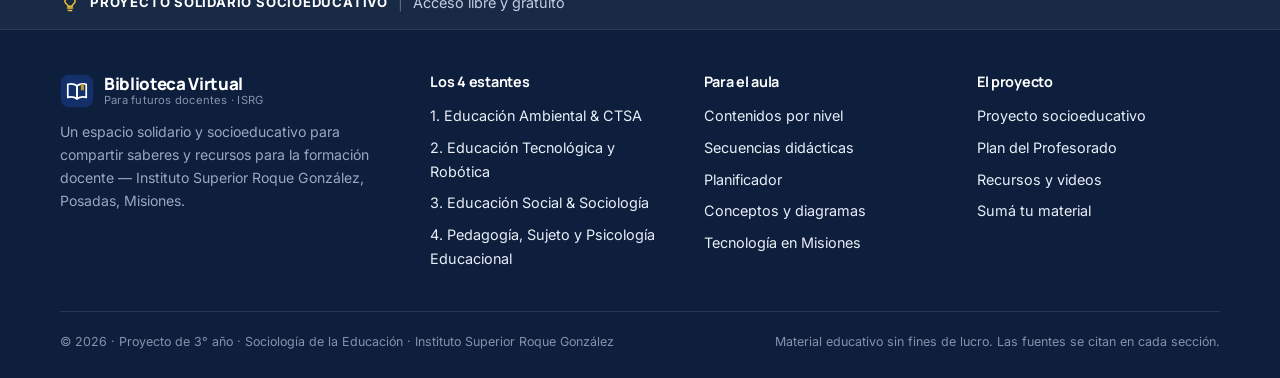
<file: Pagina Web PET/niveles.html>
<!doctype html>
<html lang="es">
<head>
  <meta charset="utf-8">
  <meta name="viewport" content="width=device-width, initial-scale=1">
  <title>Contenidos por nivel — Biblioteca Virtual Docente</title>
  <meta name="description" content="Contenidos curriculares de Educación Tecnológica por sala, grado y año: Nivel Inicial, Primario (1° a 7°) y Secundario (Ciclo Básico de Misiones), organizados en los tres ejes.">
  <meta name="theme-color" content="#14306a">
  <link rel="icon" href="assets/img/favicon.svg" type="image/svg+xml">
  <link rel="preconnect" href="https://fonts.googleapis.com">
  <link rel="preconnect" href="https://fonts.gstatic.com" crossorigin>
  <link href="https://fonts.googleapis.com/css2?family=Inter:wght@400;500;600;700&family=Manrope:wght@600;700;800&display=swap" rel="stylesheet">
  <link rel="stylesheet" href="assets/css/styles.css">
  <script>document.documentElement.classList.add("js");try{var t=localStorage.getItem("pet:theme");if(t)document.documentElement.setAttribute("data-theme",JSON.parse(t))}catch(e){}</script>
</head>
<body data-page="niveles">
  <div id="site-header"></div>

  <main id="main">
    <section class="page-hero">
      <div class="container">
        <nav class="breadcrumb reveal" aria-label="Ruta"><a href="index.html">Inicio</a><span>/</span><span>Contenidos por nivel</span></nav>
        <h1 class="reveal">Contenidos curriculares, grado por grado</h1>
        <p class="lead reveal">Elegí el nivel y la sala, grado o año. Vas a ver los contenidos organizados en los tres ejes del área, los conceptos clave, ideas para el aula y recursos. En secundaria podés mostrar u ocultar los <strong>contenidos emergentes</strong> del Diseño Curricular de Misiones.</p>
      </div>
    </section>

    <section class="section-tight" style="padding-top:0">
      <div class="container">
        <div class="level-switch reveal" id="level-switch" role="tablist" aria-label="Nivel educativo"></div>
        <div id="level-intro"></div>
        <div class="grade-bar" id="grade-bar" role="tablist" aria-label="Sala, grado o año"></div>
        <div id="grade-view" aria-live="polite"></div>
      </div>
    </section>
  </main>

  <div id="site-footer"></div>

  <script src="assets/js/data/curriculo.js"></script>
  <script src="assets/js/data/conceptos.js"></script>
  <script src="assets/js/data/recursos.js"></script>
  <script src="assets/js/data/profesorado.js"></script>
  <script src="assets/js/data/secuencias.js"></script>
  <script src="assets/js/data/misiones.js"></script>
  <script src="assets/js/data/areas.js"></script>
  <script src="assets/js/data/proyecto.js"></script>
  <script src="assets/js/main.js"></script>
  <script src="assets/js/pages.js"></script>
</body>
</html>
</file>
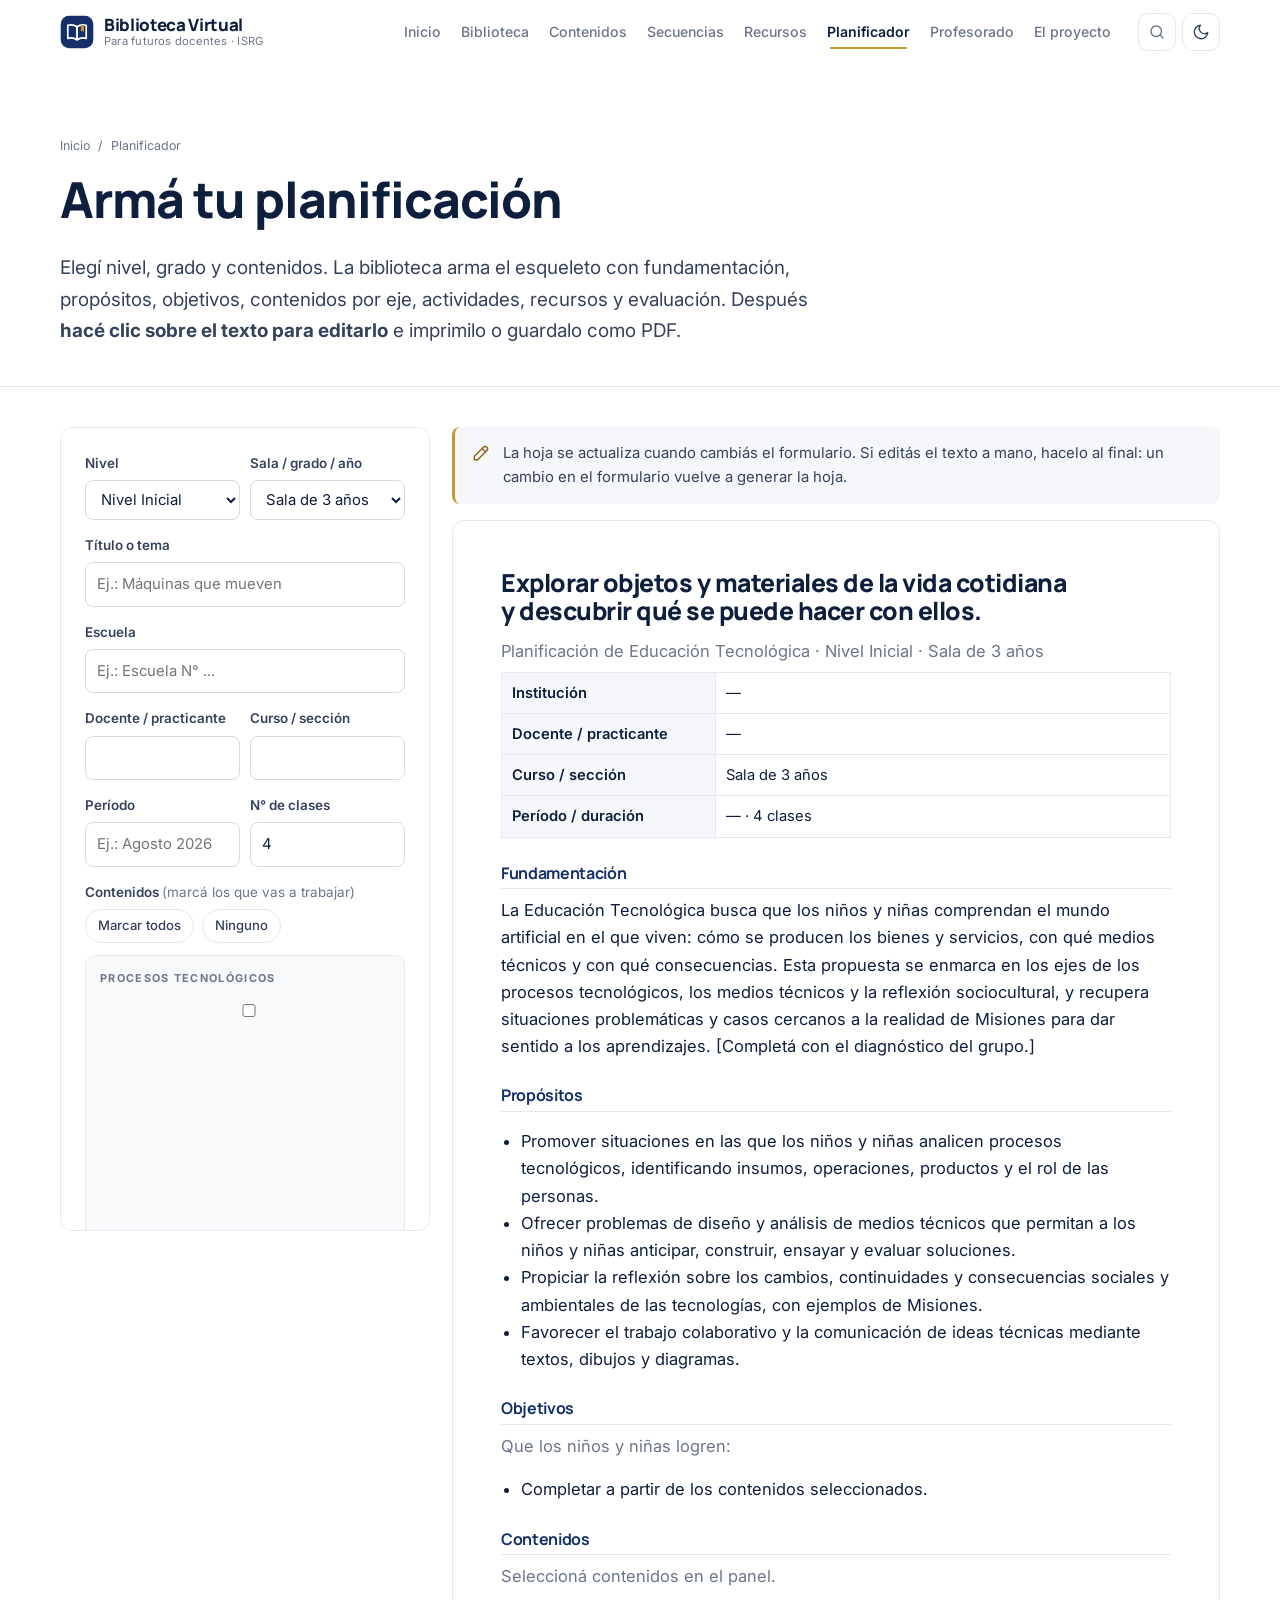
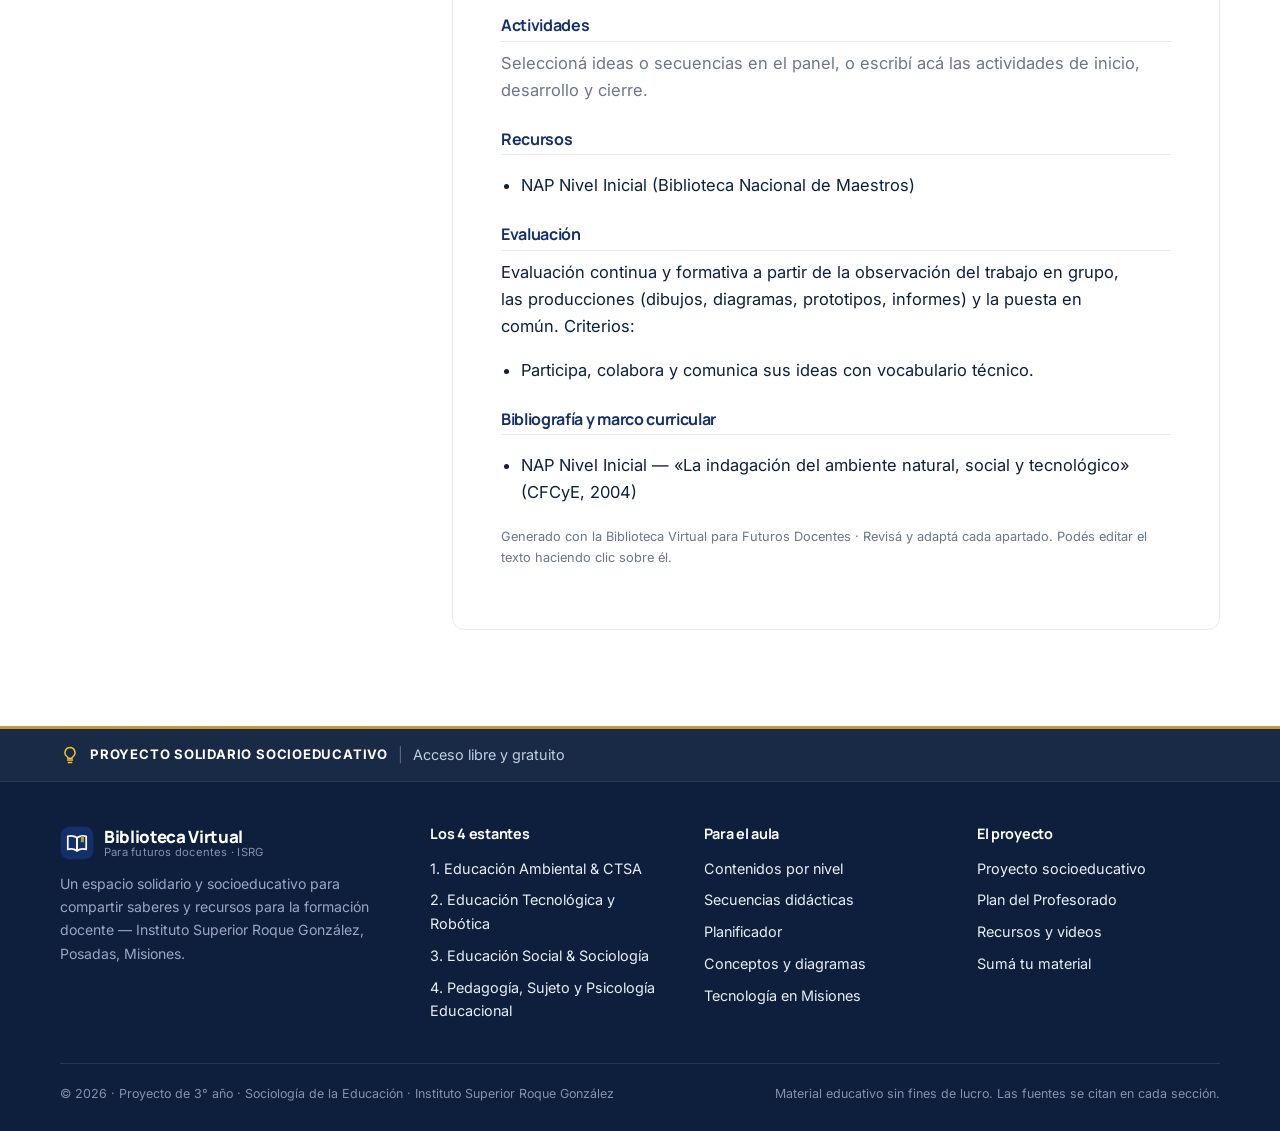
<file: Pagina Web PET/planificador.html>
<!doctype html>
<html lang="es">
<head>
  <meta charset="utf-8">
  <meta name="viewport" content="width=device-width, initial-scale=1">
  <title>Planificador — Biblioteca Virtual Docente</title>
  <meta name="description" content="Armá el esqueleto de una planificación de Educación Tecnológica eligiendo nivel, grado y contenidos curriculares. Editable e imprimible.">
  <meta name="theme-color" content="#14306a">
  <link rel="icon" href="assets/img/favicon.svg" type="image/svg+xml">
  <link rel="preconnect" href="https://fonts.googleapis.com">
  <link rel="preconnect" href="https://fonts.gstatic.com" crossorigin>
  <link href="https://fonts.googleapis.com/css2?family=Inter:wght@400;500;600;700&family=Manrope:wght@600;700;800&display=swap" rel="stylesheet">
  <link rel="stylesheet" href="assets/css/styles.css">
  <script>document.documentElement.classList.add("js");try{var t=localStorage.getItem("pet:theme");if(t)document.documentElement.setAttribute("data-theme",JSON.parse(t))}catch(e){}</script>
</head>
<body data-page="planificador">
  <div id="site-header"></div>

  <main id="main">
    <section class="page-hero no-print">
      <div class="container">
        <nav class="breadcrumb reveal" aria-label="Ruta"><a href="index.html">Inicio</a><span>/</span><span>Planificador</span></nav>
        <h1 class="reveal">Armá tu planificación</h1>
        <p class="lead reveal">Elegí nivel, grado y contenidos. La biblioteca arma el esqueleto con fundamentación, propósitos, objetivos, contenidos por eje, actividades, recursos y evaluación. Después <strong>hacé clic sobre el texto para editarlo</strong> e imprimilo o guardalo como PDF.</p>
      </div>
    </section>

    <section class="section-tight" style="padding-top:0">
      <div class="container planner">
        <aside class="planner-side card no-print" aria-label="Datos de la planificación">
          <form id="pl-form" onsubmit="return false">
            <div class="field-row">
              <div class="field"><label for="pl-nivel">Nivel</label><select id="pl-nivel"></select></div>
              <div class="field"><label for="pl-grado">Sala / grado / año</label><select id="pl-grado"></select></div>
            </div>
            <div class="field"><label for="pl-titulo">Título o tema</label><input id="pl-titulo" placeholder="Ej.: Máquinas que mueven"></div>
            <div class="field"><label for="pl-escuela">Escuela</label><input id="pl-escuela" placeholder="Ej.: Escuela N° ..."></div>
            <div class="field-row">
              <div class="field"><label for="pl-docente">Docente / practicante</label><input id="pl-docente"></div>
              <div class="field"><label for="pl-curso">Curso / sección</label><input id="pl-curso"></div>
            </div>
            <div class="field-row">
              <div class="field"><label for="pl-periodo">Período</label><input id="pl-periodo" placeholder="Ej.: Agosto 2026"></div>
              <div class="field"><label for="pl-clases">N° de clases</label><input id="pl-clases" type="number" min="1" max="40" value="4"></div>
            </div>
            <div class="field">
              <label>Contenidos <span class="muted" style="font-weight:400">(marcá los que vas a trabajar)</span></label>
              <div class="chip-row" style="margin-bottom:6px"><button class="chip" type="button" id="pl-all">Marcar todos</button><button class="chip" type="button" id="pl-none">Ninguno</button></div>
              <div class="check-list" id="pl-contenidos"></div>
            </div>
            <div class="field">
              <label>Actividades sugeridas</label>
              <div class="check-list" id="pl-ideas" style="max-height:220px"></div>
            </div>
            <div class="chip-row" style="margin-top:6px">
              <button class="btn btn-primary btn-sm" type="button" id="pl-print"><span data-icon="print"></span> Imprimir / PDF</button>
              <button class="btn btn-ghost btn-sm" type="button" id="pl-reset">Limpiar</button>
            </div>
            <p class="muted" style="font-size:.78rem;margin-top:12px">Tus datos se guardan solo en este navegador.</p>
          </form>
        </aside>
        <div>
          <div class="callout no-print reveal" style="margin-bottom:16px"><span data-icon="pencil"></span><p>La hoja se actualiza cuando cambiás el formulario. Si editás el texto a mano, hacelo al final: un cambio en el formulario vuelve a generar la hoja.</p></div>
          <article class="doc-sheet" id="pl-sheet" aria-live="polite"></article>
        </div>
      </div>
    </section>
  </main>

  <div id="site-footer"></div>

  <script src="assets/js/data/curriculo.js"></script>
  <script src="assets/js/data/conceptos.js"></script>
  <script src="assets/js/data/recursos.js"></script>
  <script src="assets/js/data/profesorado.js"></script>
  <script src="assets/js/data/secuencias.js"></script>
  <script src="assets/js/data/misiones.js"></script>
  <script src="assets/js/data/areas.js"></script>
  <script src="assets/js/data/proyecto.js"></script>
  <script src="assets/js/main.js"></script>
  <script src="assets/js/pages.js"></script>
</body>
</html>
</file>
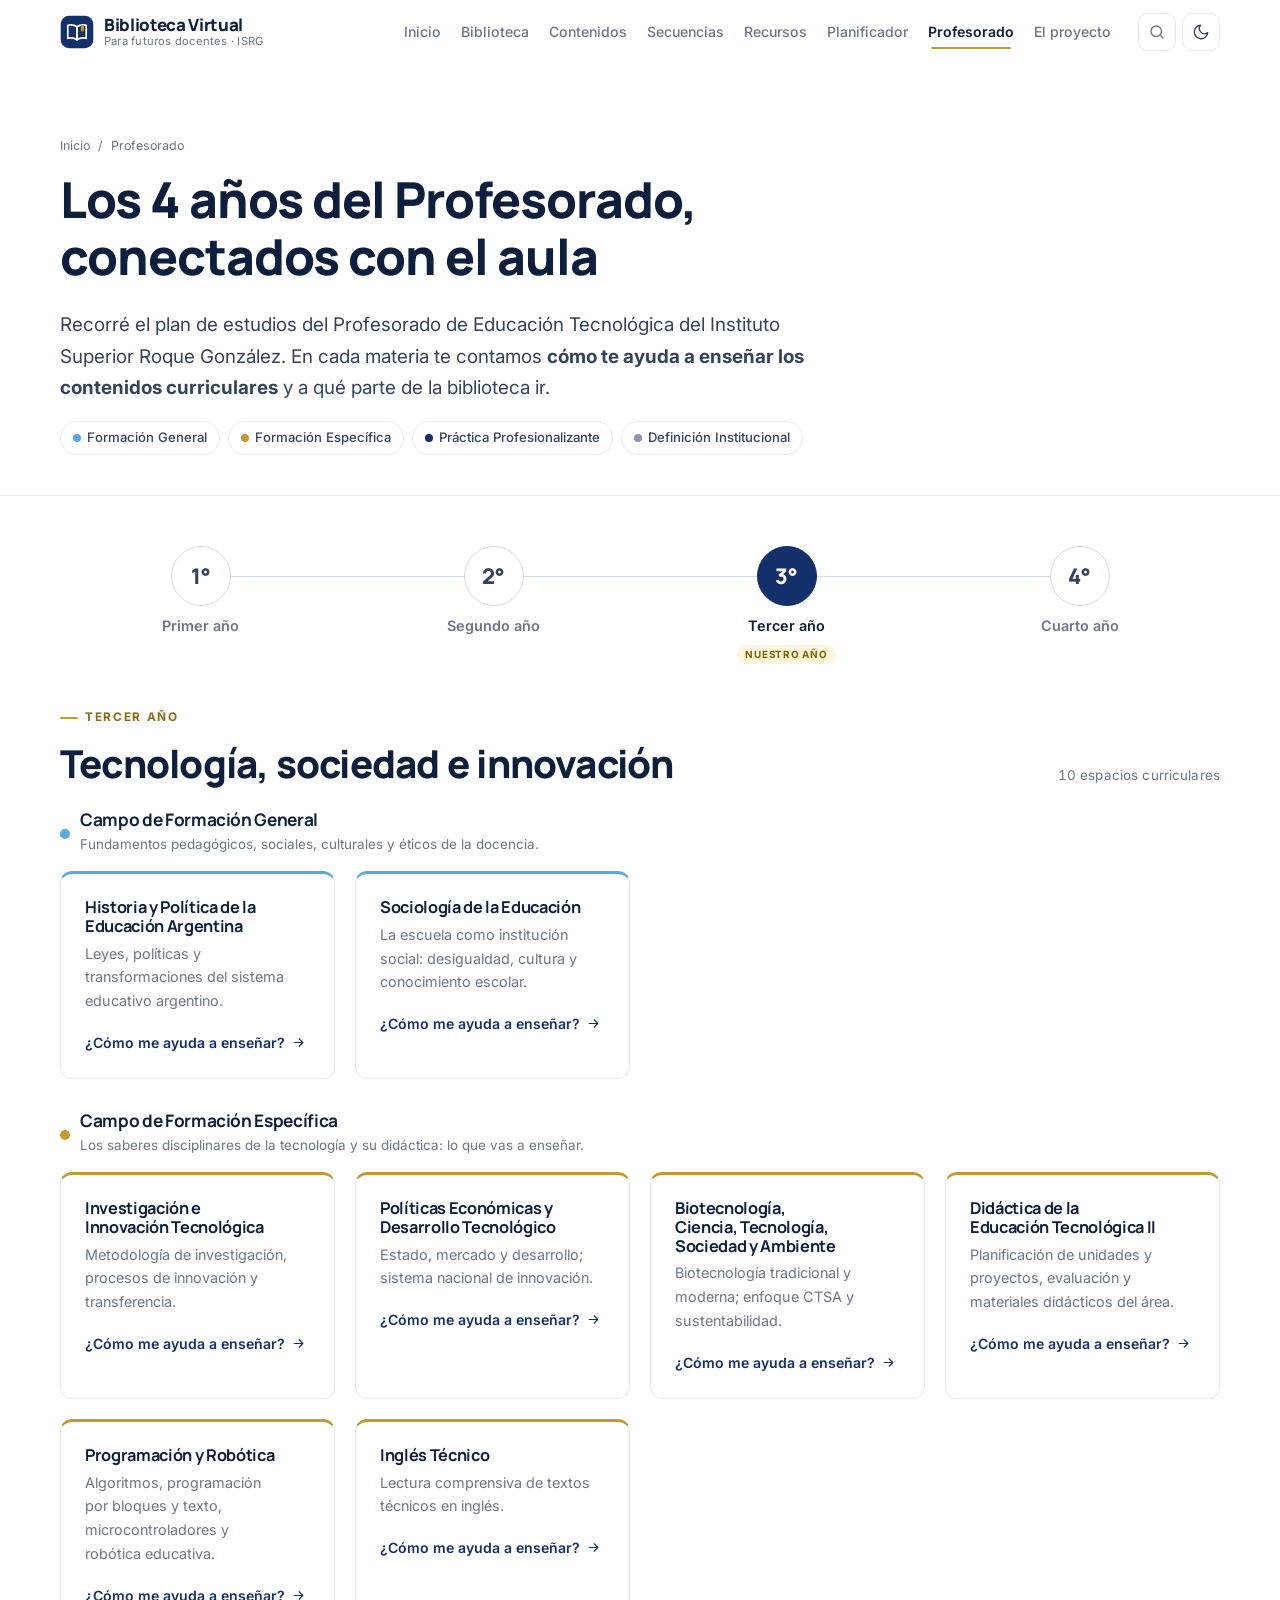
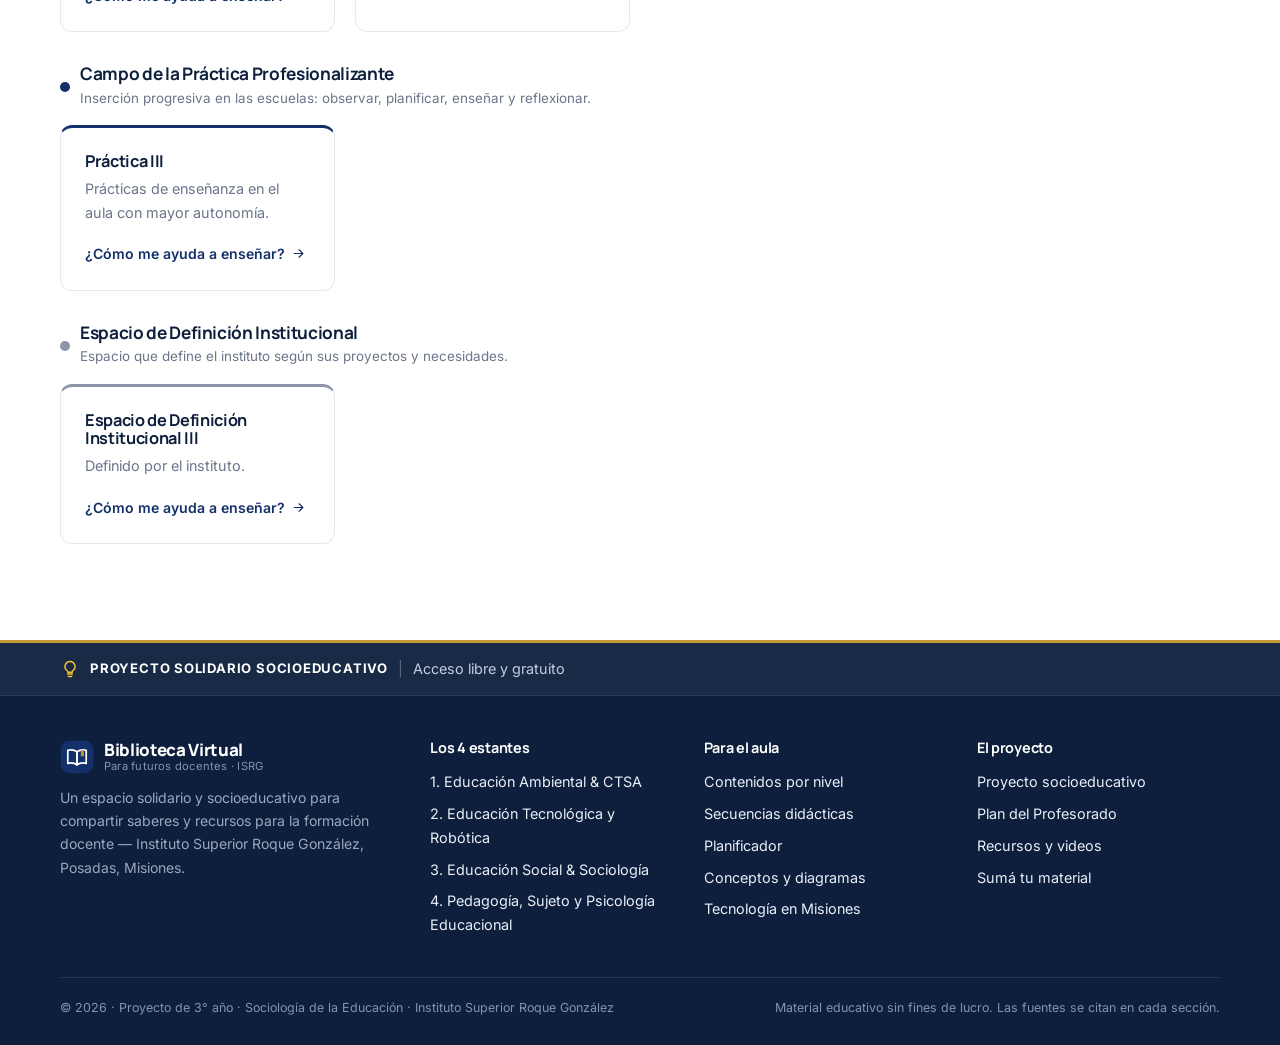
<file: Pagina Web PET/profesorado.html>
<!doctype html>
<html lang="es">
<head>
  <meta charset="utf-8">
  <meta name="viewport" content="width=device-width, initial-scale=1">
  <title>El Profesorado — Biblioteca Virtual Docente</title>
  <meta name="description" content="Plan de estudios del Profesorado de Educación Tecnológica (Instituto Superior Roque González): cada materia conectada con los contenidos curriculares que vas a enseñar.">
  <meta name="theme-color" content="#14306a">
  <link rel="icon" href="assets/img/favicon.svg" type="image/svg+xml">
  <link rel="preconnect" href="https://fonts.googleapis.com">
  <link rel="preconnect" href="https://fonts.gstatic.com" crossorigin>
  <link href="https://fonts.googleapis.com/css2?family=Inter:wght@400;500;600;700&family=Manrope:wght@600;700;800&display=swap" rel="stylesheet">
  <link rel="stylesheet" href="assets/css/styles.css">
  <script>document.documentElement.classList.add("js");try{var t=localStorage.getItem("pet:theme");if(t)document.documentElement.setAttribute("data-theme",JSON.parse(t))}catch(e){}</script>
</head>
<body data-page="profesorado">
  <div id="site-header"></div>

  <main id="main">
    <section class="page-hero">
      <div class="container">
        <nav class="breadcrumb reveal" aria-label="Ruta"><a href="index.html">Inicio</a><span>/</span><span>Profesorado</span></nav>
        <h1 class="reveal">Los 4 años del Profesorado, conectados con el aula</h1>
        <p class="lead reveal">Recorré el plan de estudios del Profesorado de Educación Tecnológica del Instituto Superior Roque González. En cada materia te contamos <strong>cómo te ayuda a enseñar los contenidos curriculares</strong> y a qué parte de la biblioteca ir.</p>
        <div class="chip-row reveal" style="margin-top:18px">
          <span class="chip" style="cursor:default"><span class="dot" style="color:var(--sky)"></span>Formación General</span>
          <span class="chip" style="cursor:default"><span class="dot" style="color:var(--gold)"></span>Formación Específica</span>
          <span class="chip" style="cursor:default"><span class="dot" style="color:var(--brand)"></span>Práctica Profesionalizante</span>
          <span class="chip" style="cursor:default"><span class="dot" style="color:var(--slate)"></span>Definición Institucional</span>
        </div>
      </div>
    </section>

    <section class="section-tight" style="padding-top:10px">
      <div class="container">
        <div class="year-rail reveal" id="year-rail" role="tablist" aria-label="Año de la carrera"></div>
        <div id="year-view"></div>
      </div>
    </section>
  </main>

  <div class="modal" id="materia-modal" hidden role="dialog" aria-modal="true" aria-label="Detalle de la materia">
    <div class="modal-backdrop"></div>
    <div class="modal-panel" style="width:min(720px,100%)">
      <button class="icon-btn modal-close" type="button" data-close-modal aria-label="Cerrar"><span data-icon="close"></span></button>
      <div class="modal-content" id="materia-content"></div>
    </div>
  </div>

  <div id="site-footer"></div>

  <script src="assets/js/data/curriculo.js"></script>
  <script src="assets/js/data/conceptos.js"></script>
  <script src="assets/js/data/recursos.js"></script>
  <script src="assets/js/data/profesorado.js"></script>
  <script src="assets/js/data/secuencias.js"></script>
  <script src="assets/js/data/misiones.js"></script>
  <script src="assets/js/data/areas.js"></script>
  <script src="assets/js/data/proyecto.js"></script>
  <script src="assets/js/main.js"></script>
  <script src="assets/js/pages.js"></script>
</body>
</html>
</file>
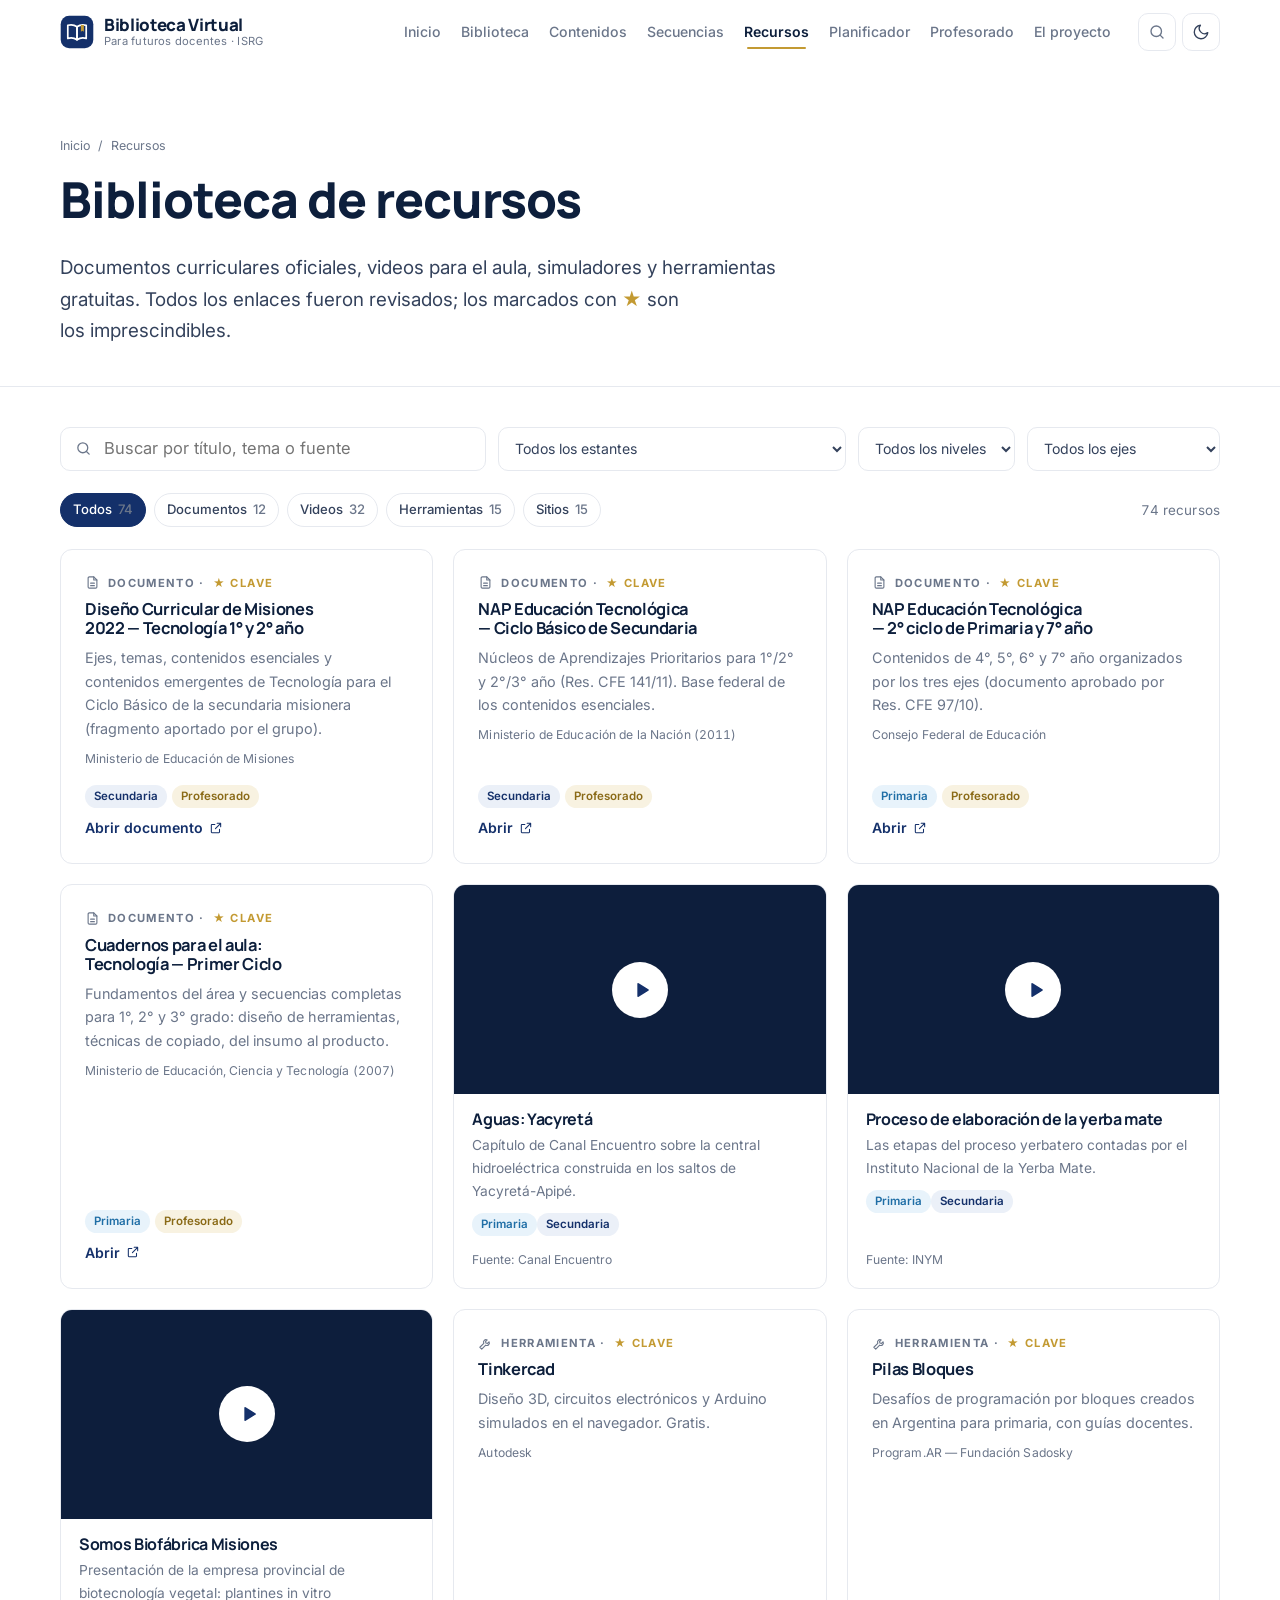
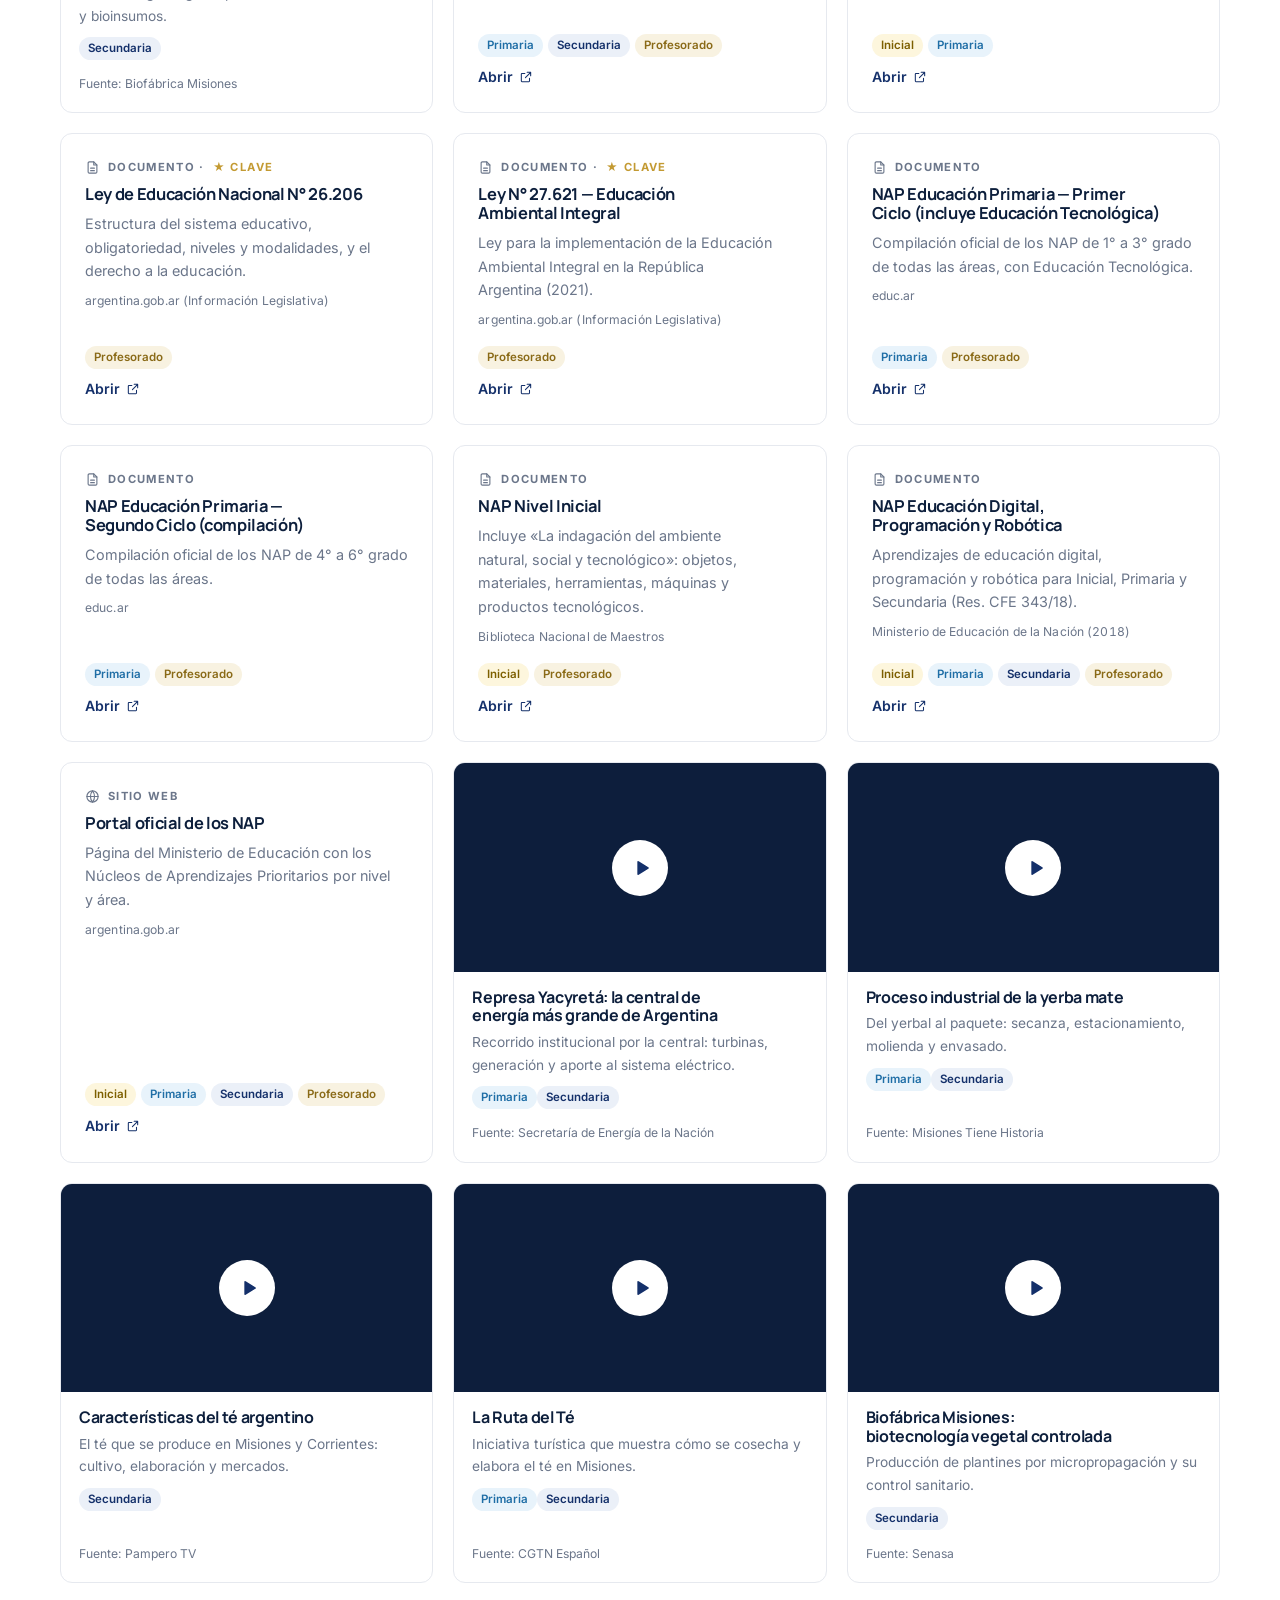
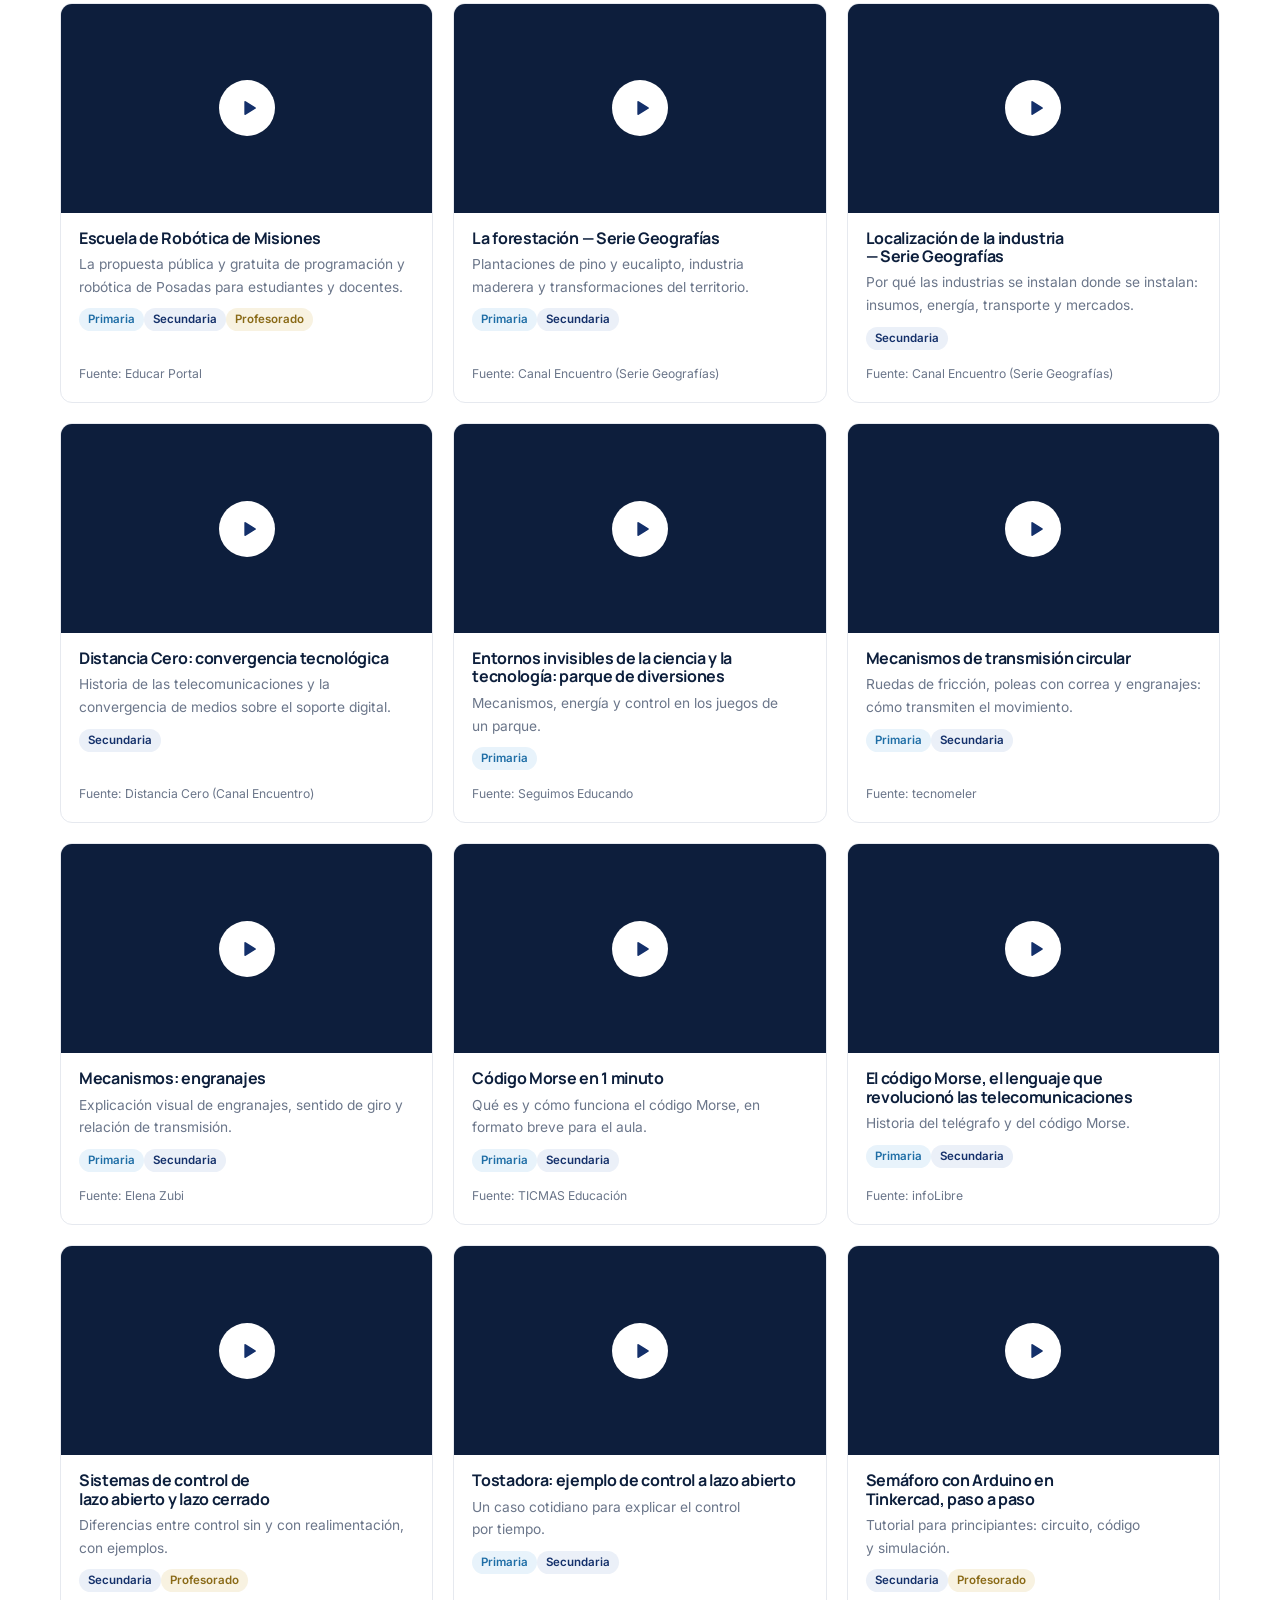
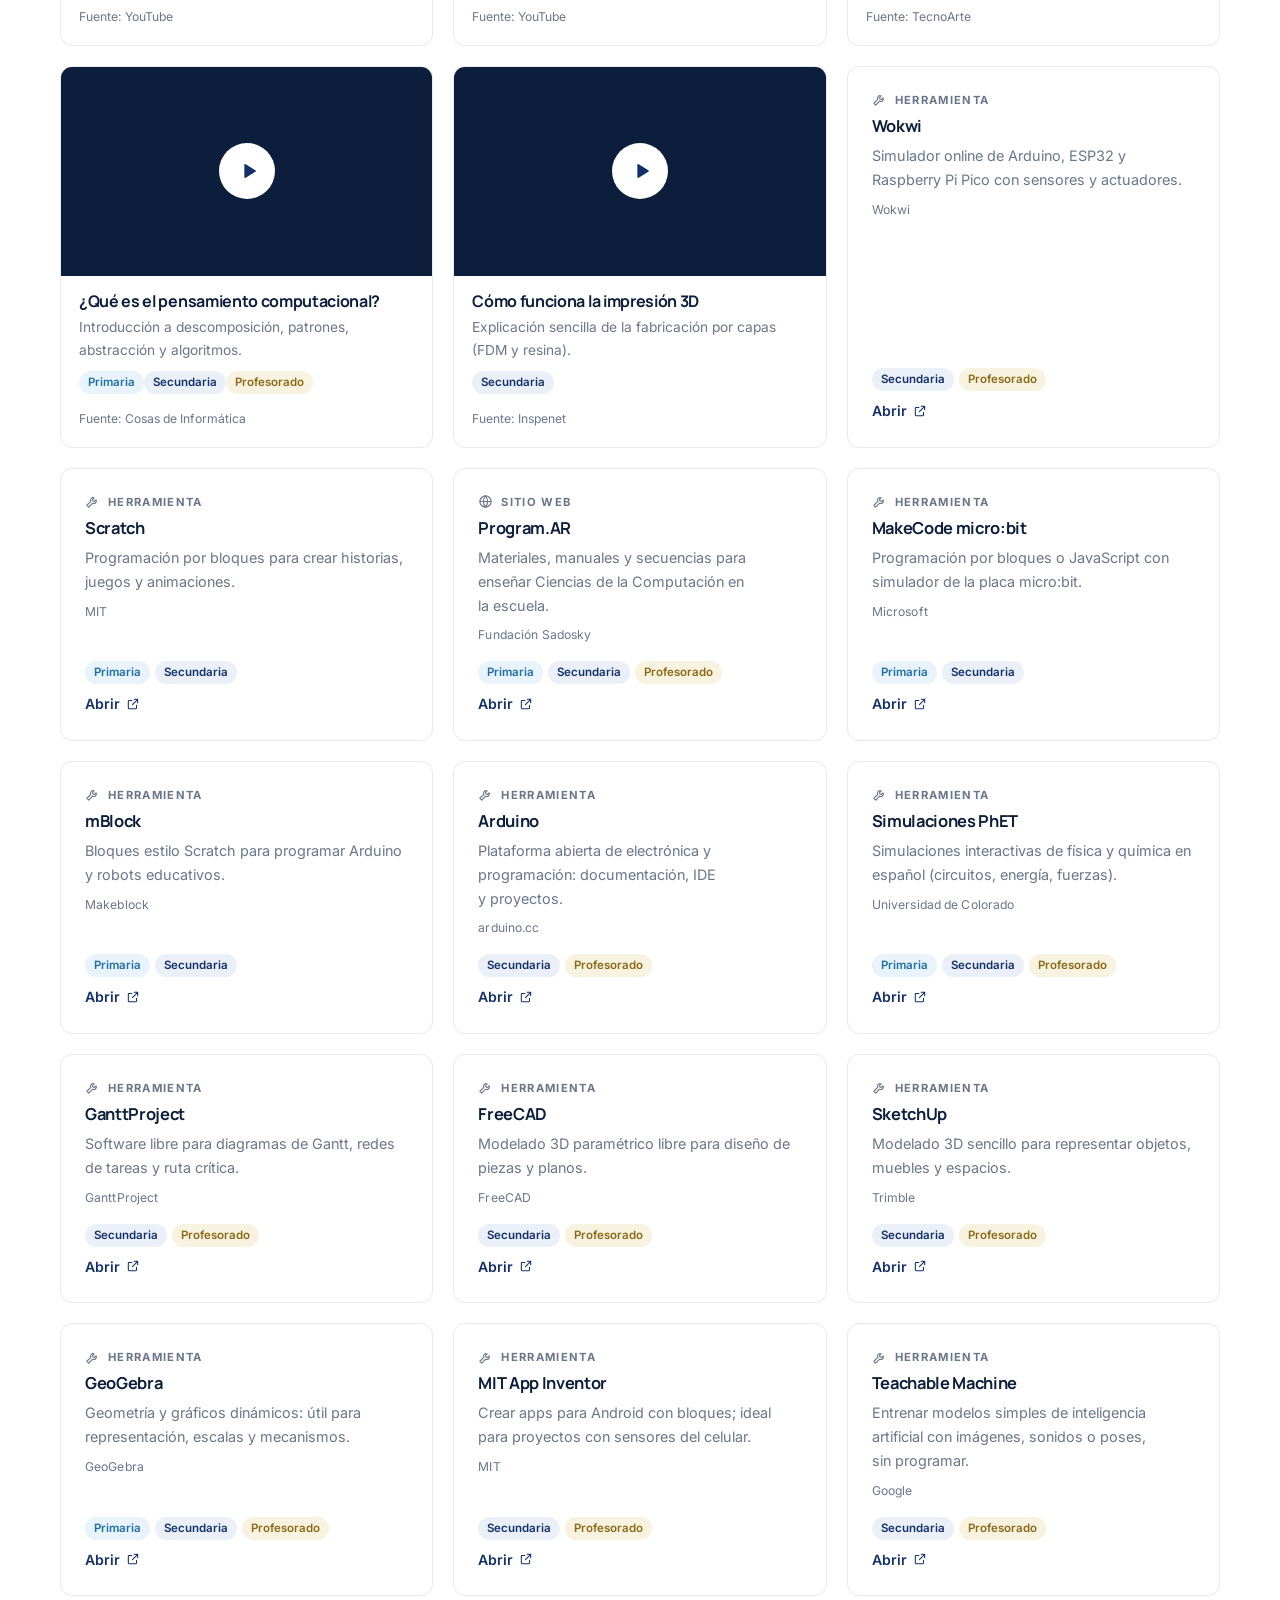
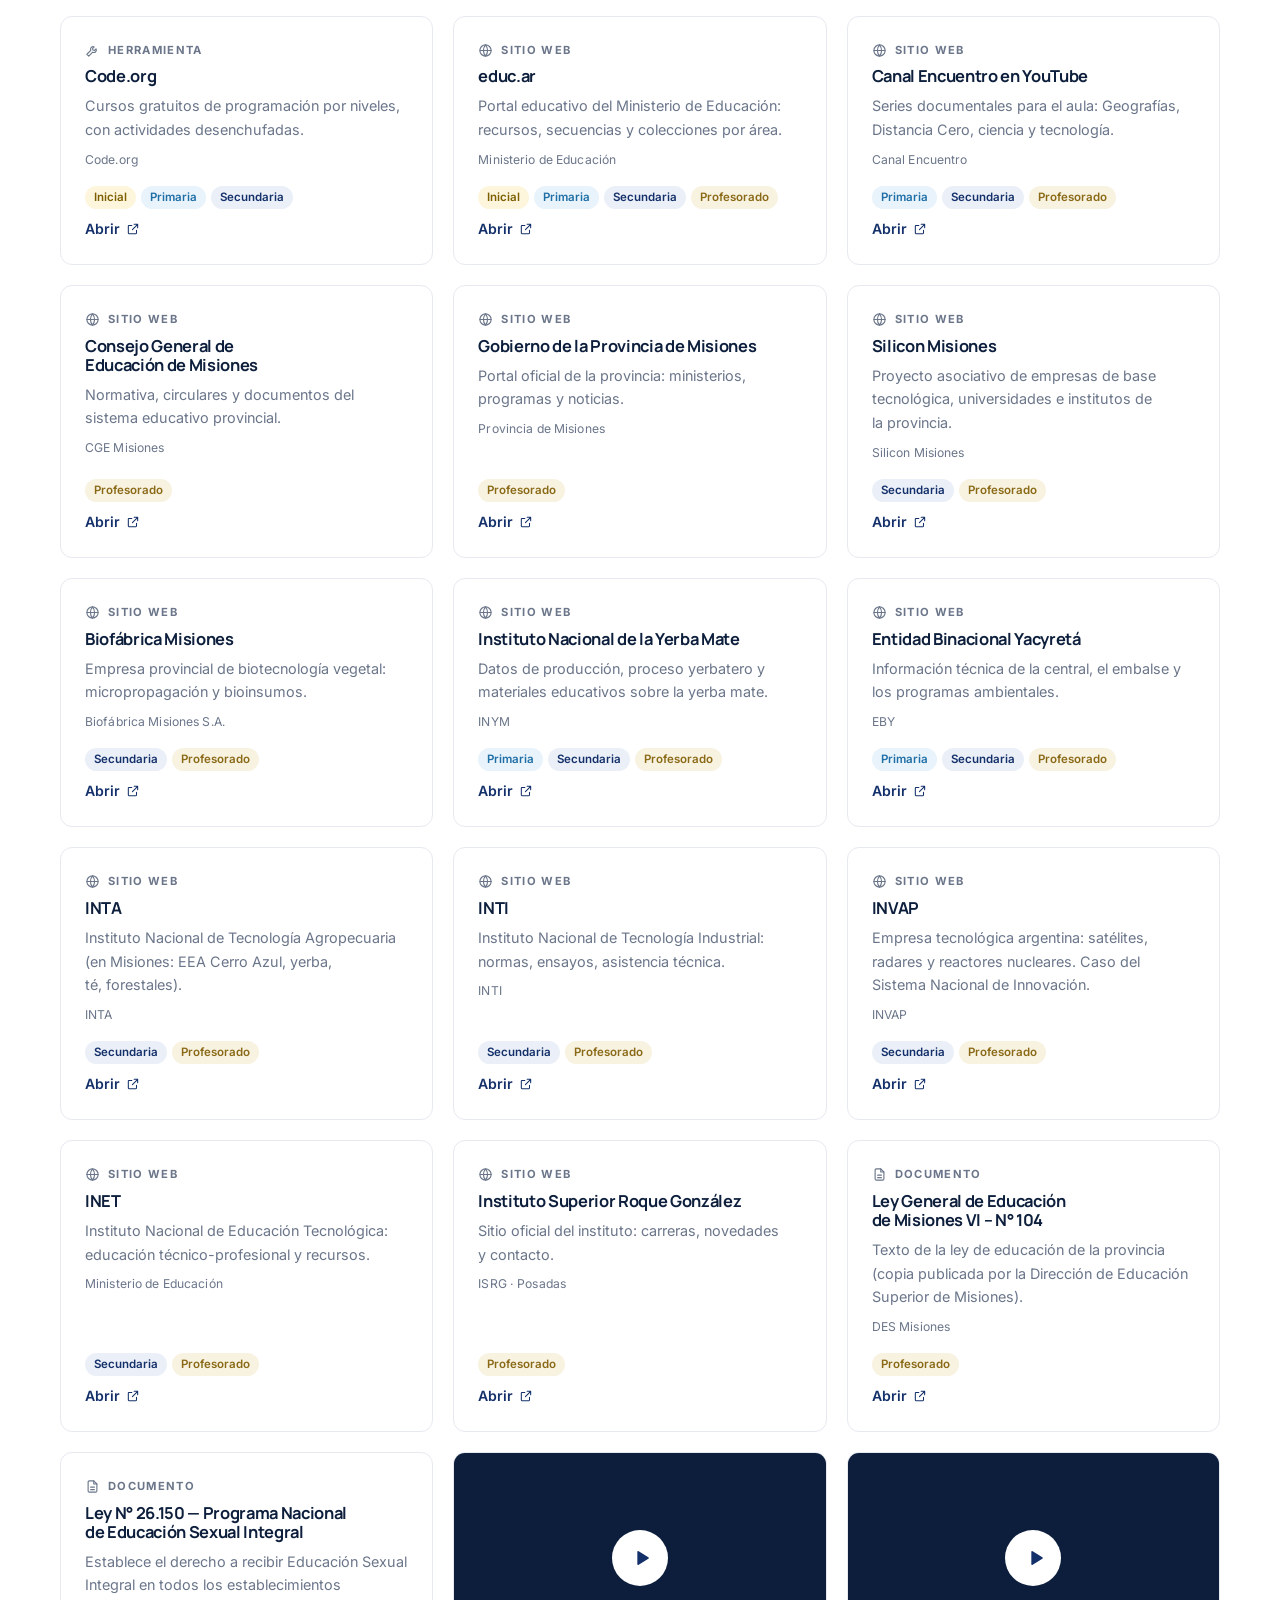
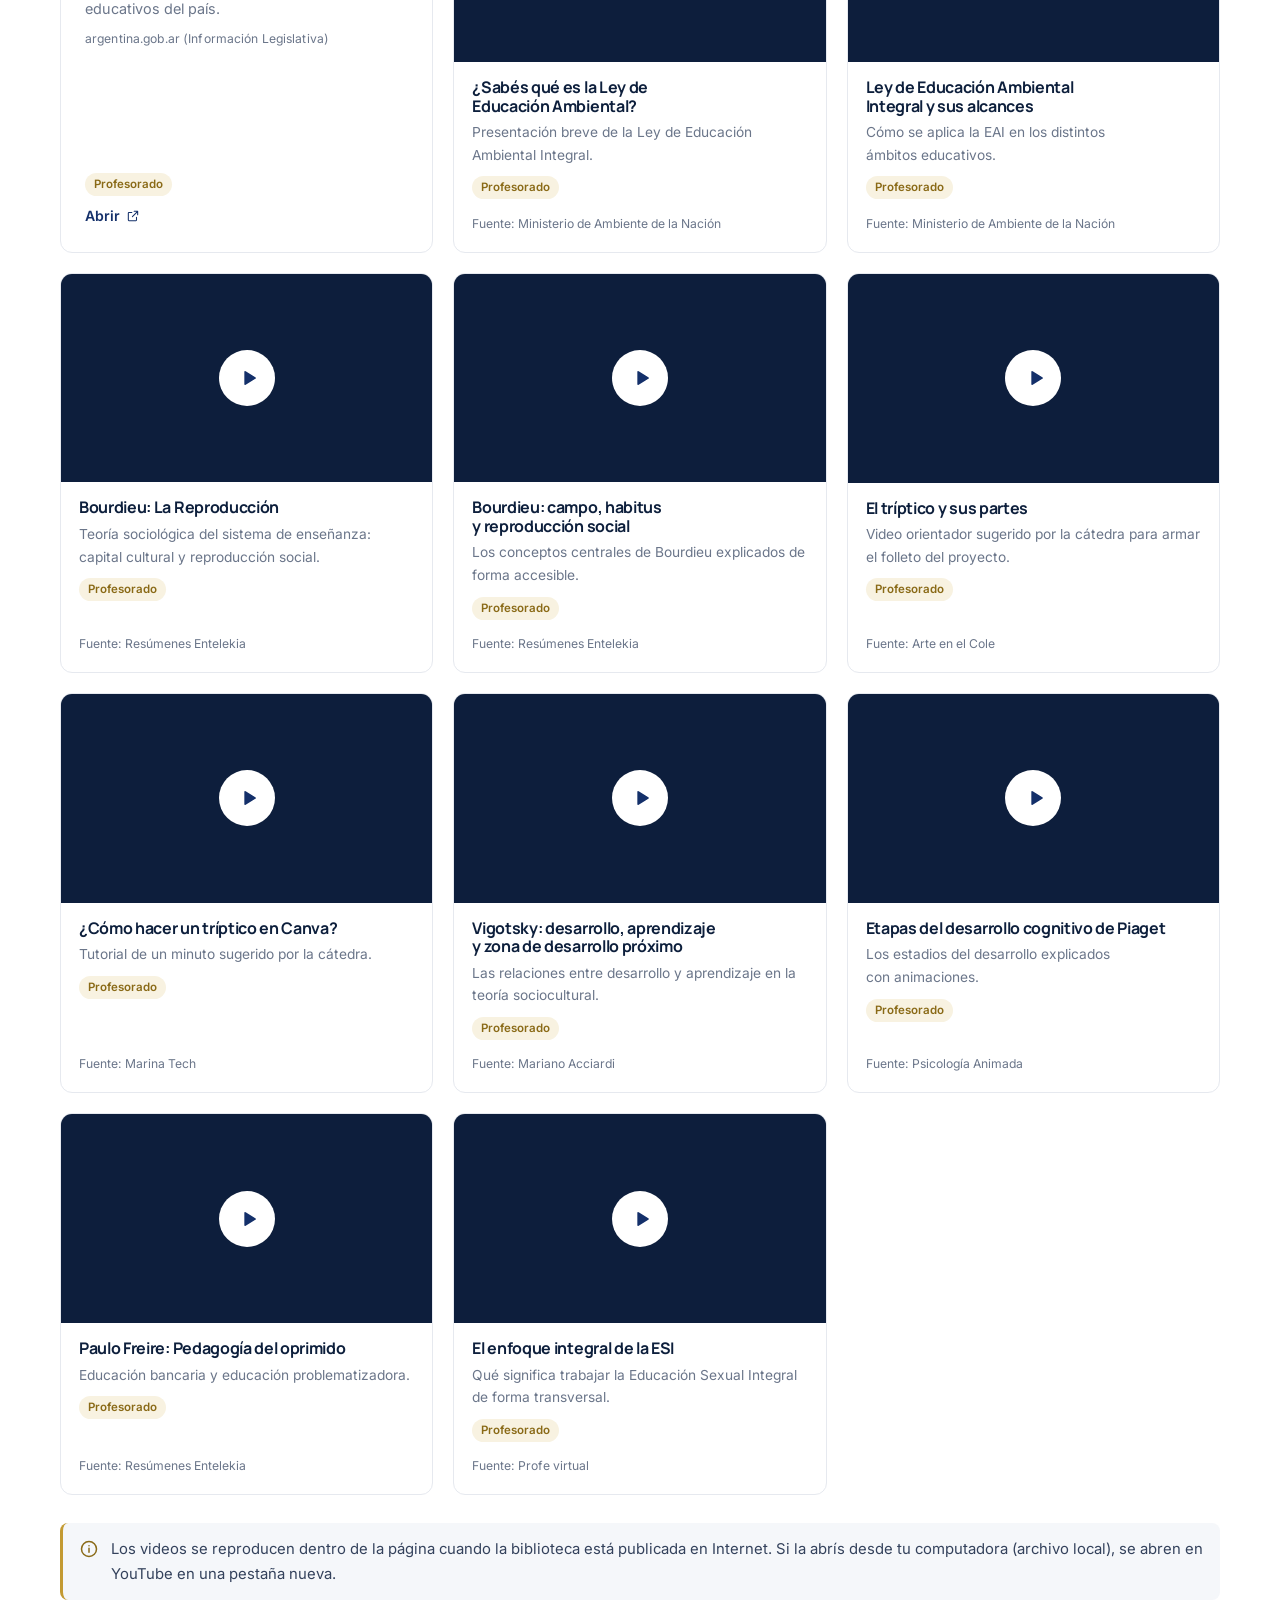
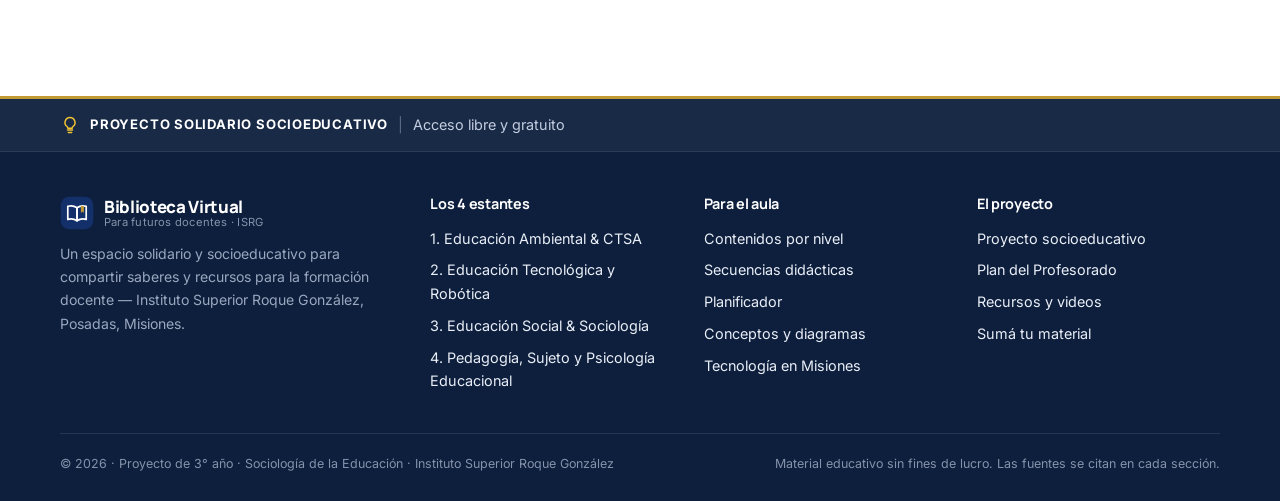
<file: Pagina Web PET/recursos.html>
<!doctype html>
<html lang="es">
<head>
  <meta charset="utf-8">
  <meta name="viewport" content="width=device-width, initial-scale=1">
  <title>Recursos y videos — Biblioteca Virtual Docente</title>
  <meta name="description" content="Documentos oficiales (NAP, Diseño Curricular de Misiones), videos, simuladores y herramientas gratuitas para enseñar Educación Tecnológica.">
  <meta name="theme-color" content="#14306a">
  <link rel="icon" href="assets/img/favicon.svg" type="image/svg+xml">
  <link rel="preconnect" href="https://fonts.googleapis.com">
  <link rel="preconnect" href="https://fonts.gstatic.com" crossorigin>
  <link href="https://fonts.googleapis.com/css2?family=Inter:wght@400;500;600;700&family=Manrope:wght@600;700;800&display=swap" rel="stylesheet">
  <link rel="stylesheet" href="assets/css/styles.css">
  <script>document.documentElement.classList.add("js");try{var t=localStorage.getItem("pet:theme");if(t)document.documentElement.setAttribute("data-theme",JSON.parse(t))}catch(e){}</script>
</head>
<body data-page="recursos">
  <div id="site-header"></div>

  <main id="main">
    <section class="page-hero">
      <div class="container">
        <nav class="breadcrumb reveal" aria-label="Ruta"><a href="index.html">Inicio</a><span>/</span><span>Recursos</span></nav>
        <h1 class="reveal">Biblioteca de recursos</h1>
        <p class="lead reveal">Documentos curriculares oficiales, videos para el aula, simuladores y herramientas gratuitas. Todos los enlaces fueron revisados; los marcados con <span style="color:var(--gold)">★</span> son los imprescindibles.</p>
      </div>
    </section>

    <section class="section-tight" style="padding-top:0">
      <div class="container">
        <div class="toolbar">
          <label class="search-input"><span data-icon="search"></span><input id="res-search" type="search" placeholder="Buscar por título, tema o fuente" aria-label="Buscar recurso"></label>
          <label class="visually-hidden" for="res-area">Estante</label>
          <select id="res-area" class="select"></select>
          <label class="visually-hidden" for="res-nivel">Nivel</label>
          <select id="res-nivel" class="select">
            <option value="">Todos los niveles</option><option value="inicial">Inicial</option><option value="primaria">Primaria</option><option value="secundaria">Secundaria</option><option value="profesorado">Profesorado</option>
          </select>
          <label class="visually-hidden" for="res-eje">Eje</label>
          <select id="res-eje" class="select">
            <option value="">Todos los ejes</option><option value="procesos">Procesos tecnológicos</option><option value="medios">Medios técnicos</option><option value="reflexion">Reflexión sociocultural</option>
          </select>
        </div>
        <div class="toolbar" style="justify-content:space-between">
          <div class="chip-row" id="res-tipo" role="group" aria-label="Tipo de recurso"></div>
          <span class="mono muted" id="res-count" style="font-size:.84rem"></span>
        </div>
        <div class="grid grid-3" id="res-grid"></div>
        <div class="callout reveal" style="margin-top:28px"><span data-icon="info"></span><p>Los videos se reproducen dentro de la página cuando la biblioteca está publicada en Internet. Si la abrís desde tu computadora (archivo local), se abren en YouTube en una pestaña nueva.</p></div>
      </div>
    </section>
  </main>

  <div id="site-footer"></div>

  <script src="assets/js/data/curriculo.js"></script>
  <script src="assets/js/data/conceptos.js"></script>
  <script src="assets/js/data/recursos.js"></script>
  <script src="assets/js/data/profesorado.js"></script>
  <script src="assets/js/data/secuencias.js"></script>
  <script src="assets/js/data/misiones.js"></script>
  <script src="assets/js/data/areas.js"></script>
  <script src="assets/js/data/proyecto.js"></script>
  <script src="assets/js/main.js"></script>
  <script src="assets/js/pages.js"></script>
</body>
</html>
</file>
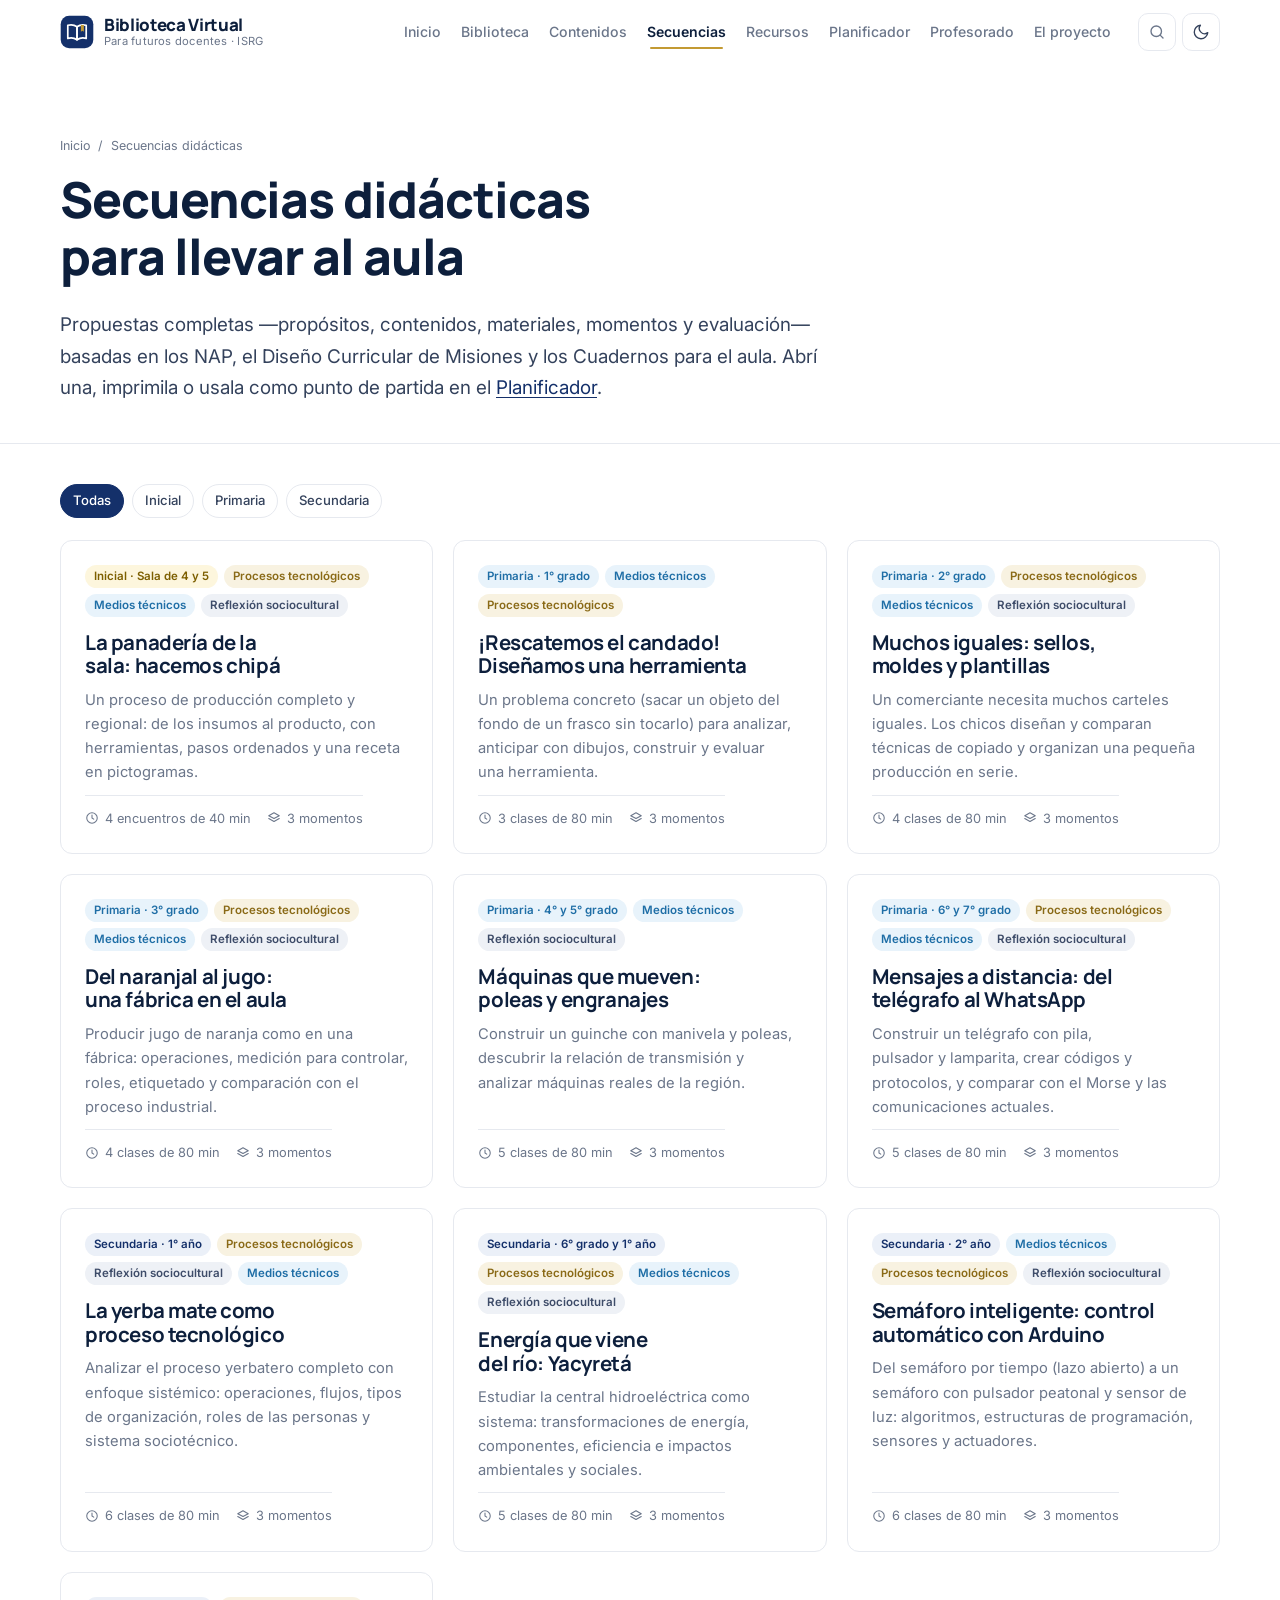
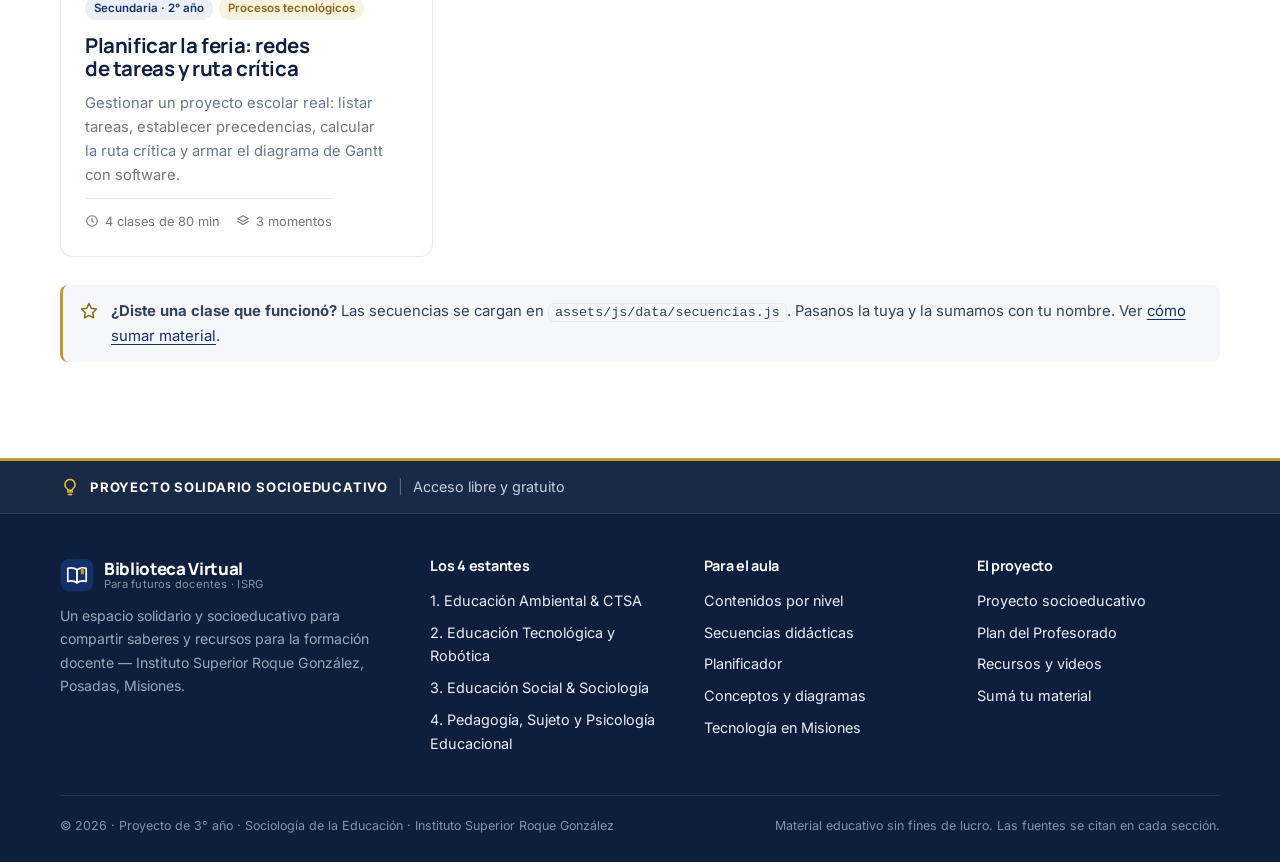
<file: Pagina Web PET/secuencias.html>
<!doctype html>
<html lang="es">
<head>
  <meta charset="utf-8">
  <meta name="viewport" content="width=device-width, initial-scale=1">
  <title>Secuencias didácticas — Biblioteca Virtual Docente</title>
  <meta name="description" content="Secuencias didácticas de Educación Tecnológica para Inicial, Primaria y Secundaria: propósitos, contenidos, materiales, momentos y evaluación, listas para imprimir.">
  <meta name="theme-color" content="#14306a">
  <link rel="icon" href="assets/img/favicon.svg" type="image/svg+xml">
  <link rel="preconnect" href="https://fonts.googleapis.com">
  <link rel="preconnect" href="https://fonts.gstatic.com" crossorigin>
  <link href="https://fonts.googleapis.com/css2?family=Inter:wght@400;500;600;700&family=Manrope:wght@600;700;800&display=swap" rel="stylesheet">
  <link rel="stylesheet" href="assets/css/styles.css">
  <script>document.documentElement.classList.add("js");try{var t=localStorage.getItem("pet:theme");if(t)document.documentElement.setAttribute("data-theme",JSON.parse(t))}catch(e){}</script>
</head>
<body data-page="secuencias">
  <div id="site-header"></div>

  <main id="main">
    <section class="page-hero">
      <div class="container">
        <nav class="breadcrumb reveal" aria-label="Ruta"><a href="index.html">Inicio</a><span>/</span><span>Secuencias didácticas</span></nav>
        <h1 class="reveal">Secuencias didácticas para llevar al aula</h1>
        <p class="lead reveal">Propuestas completas —propósitos, contenidos, materiales, momentos y evaluación— basadas en los NAP, el Diseño Curricular de Misiones y los Cuadernos para el aula. Abrí una, imprimila o usala como punto de partida en el <a href="planificador.html">Planificador</a>.</p>
      </div>
    </section>

    <section class="section-tight" style="padding-top:0">
      <div class="container">
        <div class="toolbar"><div class="chip-row" id="seq-filter" role="group" aria-label="Filtrar por nivel"></div></div>
        <div class="grid grid-3" id="seq-grid"></div>
        <div class="callout reveal" style="margin-top:28px"><span data-icon="star"></span><p><strong>¿Diste una clase que funcionó?</strong> Las secuencias se cargan en <code>assets/js/data/secuencias.js</code>. Pasanos la tuya y la sumamos con tu nombre. Ver <a href="proyecto.html#sumar">cómo sumar material</a>.</p></div>
      </div>
    </section>
  </main>

  <div class="modal" id="seq-modal" hidden role="dialog" aria-modal="true" aria-label="Secuencia didáctica">
    <div class="modal-backdrop"></div>
    <div class="modal-panel">
      <button class="icon-btn modal-close" type="button" data-close-modal aria-label="Cerrar"><span data-icon="close"></span></button>
      <div class="modal-content" id="seq-content"></div>
    </div>
  </div>

  <div id="site-footer"></div>

  <script src="assets/js/data/curriculo.js"></script>
  <script src="assets/js/data/conceptos.js"></script>
  <script src="assets/js/data/recursos.js"></script>
  <script src="assets/js/data/profesorado.js"></script>
  <script src="assets/js/data/secuencias.js"></script>
  <script src="assets/js/data/misiones.js"></script>
  <script src="assets/js/data/areas.js"></script>
  <script src="assets/js/data/proyecto.js"></script>
  <script src="assets/js/main.js"></script>
  <script src="assets/js/pages.js"></script>
</body>
</html>
</file>
<file: Pagina Web PET/assets/css/styles.css>
/* ==========================================================================
   Portal PET — Hoja de estilos (versión minimalista)
   Paleta inspirada en el escudo del Instituto Superior Roque González:
   blanco, azul oscuro, dorado, celeste, amarillo y grises.
   --------------------------------------------------------------------------
   1. Tokens (colores, tipografías) + modo oscuro
   2. Base y utilidades
   3. Encabezado y navegación
   4. Portada (hero) y encabezados de página
   5. Secciones, tarjetas y grillas
   6. Componentes: botones, chips, etiquetas, pestañas, acordeones
   7. Contenidos por nivel
   8. Profesorado
   9. Glosario y diagramas
   10. Recursos y videos
   11. Secuencias, modales, buscador, planificador
   12. Pie de página
   13. Animaciones
   14. Responsive e impresión
   ========================================================================== */

/* 1. TOKENS ---------------------------------------------------------------- */
:root {
  /* Neutros */
  --bg: #ffffff;
  --bg-2: #f5f7fa;
  --surface: #ffffff;
  --surface-2: #f8f9fb;
  --ink: #0d1f3c;
  --ink-2: #34425c;
  --muted: #6b768a;
  --line: #e6e9ef;
  --line-2: #d4dae4;

  /* Paleta del escudo */
  --brand: #14306a;        /* azul oscuro */
  --brand-ink: #0c2150;
  --brand-soft: #ebf0f8;
  --gold: #c39a32;         /* dorado */
  --gold-ink: #8a6a17;
  --gold-soft: #f8f2e1;
  --sky: #5aa9de;          /* celeste */
  --sky-ink: #1f6ea6;
  --sky-soft: #e8f3fb;
  --sun: #f1c232;          /* amarillo */
  --sun-ink: #7d5f00;
  --sun-soft: #fdf6dd;
  --slate: #8b95a7;        /* gris */

  /* Niveles */
  --lv-inicial: var(--sun);
  --lv-inicial-ink: var(--sun-ink);
  --lv-inicial-soft: var(--sun-soft);
  --lv-primaria: var(--sky);
  --lv-primaria-ink: var(--sky-ink);
  --lv-primaria-soft: var(--sky-soft);
  --lv-secundaria: var(--brand);
  --lv-secundaria-ink: var(--brand);
  --lv-secundaria-soft: var(--brand-soft);

  /* Ejes */
  --eje-procesos: var(--gold);
  --eje-procesos-ink: var(--gold-ink);
  --eje-procesos-soft: var(--gold-soft);
  --eje-medios: var(--sky);
  --eje-medios-ink: var(--sky-ink);
  --eje-medios-soft: var(--sky-soft);
  --eje-reflexion: #5b6b8a;
  --eje-reflexion-ink: #3e4c69;
  --eje-reflexion-soft: #eef1f6;

  /* Flujos materia / energía / información */
  --c-materia: var(--brand);
  --c-energia: var(--sun);
  --c-info: var(--sky);

  --radius-s: 8px;
  --radius: 12px;
  --radius-l: 18px;
  --shadow-s: 0 1px 2px rgba(13, 31, 60, .04);
  --shadow: 0 8px 24px rgba(13, 31, 60, .06);
  --shadow-l: 0 24px 60px rgba(13, 31, 60, .14);

  --font-display: "Manrope", "Inter", "Segoe UI", system-ui, sans-serif;
  --font-body: "Inter", "Segoe UI", system-ui, -apple-system, sans-serif;
  --font-mono: ui-monospace, "Cascadia Code", Consolas, monospace;

  --container: 1160px;
  --header-h: 64px;
  --ease: cubic-bezier(.22, .9, .3, 1);

  color-scheme: light;
}

@media (prefers-color-scheme: dark) {
  :root:not([data-theme="light"]) {
    --bg: #0a1426; --bg-2: #0e1a30; --surface: #0f1c34; --surface-2: #13223d;
    --ink: #e9eef7; --ink-2: #c4cee0; --muted: #8e9bb4; --line: #1f2e4b; --line-2: #2b3c5e;
    --brand: #8fbdf0; --brand-ink: #b6d5f6; --brand-soft: #172a4b;
    --gold: #d9b65e; --gold-ink: #e5c77f; --gold-soft: #2a2416;
    --sky: #7cc2ef; --sky-ink: #9fd2f4; --sky-soft: #12304b;
    --sun: #f2c94c; --sun-ink: #f5d673; --sun-soft: #2c2613;
    --slate: #8e9bb4;
    --lv-secundaria: #8fbdf0; --lv-secundaria-ink: #b6d5f6;
    --eje-reflexion: #9aa9c6; --eje-reflexion-ink: #b8c4db; --eje-reflexion-soft: #1a2741;
    --c-materia: #8fbdf0;
    --shadow-s: 0 1px 2px rgba(0, 0, 0, .3);
    --shadow: 0 8px 24px rgba(0, 0, 0, .3);
    --shadow-l: 0 24px 60px rgba(0, 0, 0, .5);
    color-scheme: dark;
  }
}
:root[data-theme="dark"] {
  --bg: #0a1426; --bg-2: #0e1a30; --surface: #0f1c34; --surface-2: #13223d;
  --ink: #e9eef7; --ink-2: #c4cee0; --muted: #8e9bb4; --line: #1f2e4b; --line-2: #2b3c5e;
  --brand: #8fbdf0; --brand-ink: #b6d5f6; --brand-soft: #172a4b;
  --gold: #d9b65e; --gold-ink: #e5c77f; --gold-soft: #2a2416;
  --sky: #7cc2ef; --sky-ink: #9fd2f4; --sky-soft: #12304b;
  --sun: #f2c94c; --sun-ink: #f5d673; --sun-soft: #2c2613;
  --slate: #8e9bb4;
  --lv-secundaria: #8fbdf0; --lv-secundaria-ink: #b6d5f6;
  --eje-reflexion: #9aa9c6; --eje-reflexion-ink: #b8c4db; --eje-reflexion-soft: #1a2741;
  --c-materia: #8fbdf0;
  --shadow-s: 0 1px 2px rgba(0, 0, 0, .3);
  --shadow: 0 8px 24px rgba(0, 0, 0, .3);
  --shadow-l: 0 24px 60px rgba(0, 0, 0, .5);
  color-scheme: dark;
}

/* 2. BASE ------------------------------------------------------------------ */
*, *::before, *::after { box-sizing: border-box; }
html { scroll-behavior: smooth; scroll-padding-top: calc(var(--header-h) + 20px); -webkit-text-size-adjust: 100%; }
body {
  margin: 0; background: var(--bg); color: var(--ink);
  font-family: var(--font-body); font-size: 16.5px; line-height: 1.65;
  -webkit-font-smoothing: antialiased; overflow-x: hidden;
  transition: background-color .3s, color .3s;
}
img, svg, video { max-width: 100%; display: block; }
a { color: var(--brand); text-decoration-thickness: 1px; text-underline-offset: 3px; }
a:hover { color: var(--brand-ink); }
h1, h2, h3, h4 { font-family: var(--font-display); line-height: 1.15; letter-spacing: -.02em; margin: 0 0 .5em; color: var(--ink); text-wrap: balance; }
h1 { font-size: clamp(2.2rem, 5vw, 3.8rem); font-weight: 800; }
h2 { font-size: clamp(1.6rem, 3vw, 2.4rem); font-weight: 800; }
h3 { font-size: clamp(1.1rem, 1.6vw, 1.3rem); font-weight: 700; }
h4 { font-size: 1.02rem; font-weight: 700; }
p { margin: 0 0 1em; text-wrap: pretty; }
ul, ol { padding-left: 1.2em; }
code { font-family: var(--font-mono); font-size: .9em; background: var(--bg-2); border: 1px solid var(--line); border-radius: 6px; padding: 1px 6px; }
::selection { background: var(--sun); color: #0d1f3c; }
:focus-visible { outline: 2px solid var(--gold); outline-offset: 3px; border-radius: 6px; }
button { font: inherit; color: inherit; }

.container { width: min(var(--container), 100% - 32px); margin-inline: auto; }
.container-narrow { width: min(820px, 100% - 32px); margin-inline: auto; }
.visually-hidden { position: absolute !important; width: 1px; height: 1px; overflow: hidden; clip: rect(0 0 0 0); white-space: nowrap; }
.skip-link { position: absolute; left: 12px; top: -60px; background: var(--brand); color: #fff; padding: 10px 16px; border-radius: 8px; z-index: 999; transition: top .2s; }
.skip-link:focus { top: 12px; color: #fff; }
.muted { color: var(--muted); }
.mono { font-variant-numeric: tabular-nums; letter-spacing: .01em; }
.center { text-align: center; }
.lead { font-size: clamp(1.05rem, 1.5vw, 1.18rem); color: var(--ink-2); line-height: 1.65; }

.eyebrow {
  display: inline-flex; align-items: center; gap: .6em;
  font-size: .74rem; font-weight: 700; letter-spacing: .14em; text-transform: uppercase;
  color: var(--gold-ink); margin-bottom: .9rem;
}
.eyebrow::before { content: ""; width: 18px; height: 2px; background: var(--gold); border-radius: 2px; }
.blueprint-bg { background: var(--bg-2); }

/* 3. ENCABEZADO ------------------------------------------------------------ */
.progress-bar { position: fixed; top: 0; left: 0; height: 2px; width: 0; z-index: 200; background: var(--gold); transition: width .1s linear; }

.site-header {
  position: sticky; top: 0; z-index: 100; height: var(--header-h);
  background: color-mix(in srgb, var(--bg) 92%, transparent);
  backdrop-filter: saturate(140%) blur(10px); -webkit-backdrop-filter: saturate(140%) blur(10px);
  border-bottom: 1px solid transparent; transition: border-color .3s;
}
.site-header.scrolled { border-bottom-color: var(--line); }
.header-inner { height: 100%; display: flex; align-items: center; gap: 18px; }
.brand { display: flex; align-items: center; gap: 10px; text-decoration: none; color: var(--ink); flex-shrink: 0; }
.brand:hover { color: var(--ink); }
.brand-logo { width: 34px; height: 34px; transition: transform .5s var(--ease); }
.brand:hover .brand-logo { transform: rotate(-10deg); }
.brand-text { display: flex; flex-direction: column; line-height: 1.1; }
.brand-name { font-family: var(--font-display); font-weight: 800; font-size: 1.06rem; letter-spacing: -.02em; }
.brand-sub { font-size: .7rem; color: var(--muted); letter-spacing: .02em; }

.main-nav { margin-left: auto; }
.main-nav ul { list-style: none; display: flex; gap: 2px; margin: 0; padding: 0; }
.main-nav a {
  position: relative; display: block; padding: 8px 12px; border-radius: 8px;
  text-decoration: none; color: var(--muted); font-size: .92rem; font-weight: 500; transition: color .2s;
}
.main-nav a:hover { color: var(--ink); }
.main-nav a[aria-current="page"] { color: var(--ink); font-weight: 600; }
.main-nav a[aria-current="page"]::after { content: ""; position: absolute; left: 12px; right: 12px; bottom: 2px; height: 2px; border-radius: 2px; background: var(--gold); }
.header-actions { display: flex; gap: 6px; align-items: center; }
.icon-btn {
  display: inline-grid; place-items: center; width: 38px; height: 38px;
  border: 1px solid var(--line); background: var(--surface); color: var(--ink-2);
  border-radius: 10px; cursor: pointer; transition: border-color .2s, color .2s;
}
.icon-btn:hover { color: var(--brand); border-color: var(--line-2); }
.icon-btn svg { width: 18px; height: 18px; }
.search-trigger { width: auto; padding: 0 12px; gap: 8px; display: inline-flex; align-items: center; font-size: .86rem; color: var(--muted); }
.search-trigger kbd { font-family: var(--font-body); font-size: .7rem; border: 1px solid var(--line); border-radius: 5px; padding: 0 5px; background: var(--bg-2); }
.menu-toggle { display: none; }
.theme-toggle .sun { display: none; }
:root[data-theme="dark"] .theme-toggle .sun { display: block; }
:root[data-theme="dark"] .theme-toggle .moon { display: none; }
@media (prefers-color-scheme: dark) {
  :root:not([data-theme="light"]) .theme-toggle .sun { display: block; }
  :root:not([data-theme="light"]) .theme-toggle .moon { display: none; }
}

/* 4. PORTADA ---------------------------------------------------------------- */
.hero { padding: clamp(48px, 8vw, 104px) 0 clamp(48px, 7vw, 96px); }
.hero-grid { display: grid; grid-template-columns: 1.15fr .85fr; gap: clamp(28px, 5vw, 72px); align-items: center; }
.hero h1 .hl { color: var(--brand); background: linear-gradient(transparent 68%, var(--sun-soft) 68%); padding: 0 .06em; }
:root[data-theme="dark"] .hero h1 .hl { background: none; color: var(--sun); }
@media (prefers-color-scheme: dark) { :root:not([data-theme="light"]) .hero h1 .hl { background: none; color: var(--sun); } }
.hero-cta { display: flex; flex-wrap: wrap; gap: 12px; margin-top: 28px; }
.hero-meta { display: flex; flex-wrap: wrap; gap: 36px; margin-top: 44px; padding-top: 26px; border-top: 1px solid var(--line); }
.stat { display: flex; flex-direction: column; }
.stat-num { font-family: var(--font-display); font-weight: 800; font-size: 1.9rem; line-height: 1; color: var(--brand); font-variant-numeric: tabular-nums; }
.stat-label { font-size: .8rem; color: var(--muted); margin-top: 6px; }

.hero-visual { position: relative; aspect-ratio: 1 / 1; max-width: 440px; justify-self: center; width: 100%; }
.hero-visual svg { width: 100%; height: 100%; overflow: visible; }
.gear { transform-box: fill-box; transform-origin: center; }
.gear-cw { animation: spin 30s linear infinite; }
.gear-ccw { animation: spin-rev 20s linear infinite; }
.gear-cw-fast { animation: spin 14s linear infinite; }

.page-hero { padding: clamp(40px, 6vw, 72px) 0 clamp(28px, 4vw, 40px); border-bottom: 1px solid var(--line); margin-bottom: clamp(28px, 4vw, 40px); }
.page-hero h1 { font-size: clamp(2rem, 4.2vw, 3.1rem); max-width: 20ch; }
.page-hero .lead { max-width: 64ch; margin-bottom: 0; }
.breadcrumb { font-size: .78rem; color: var(--muted); margin-bottom: 14px; display: flex; gap: 8px; flex-wrap: wrap; }
.breadcrumb a { color: var(--muted); text-decoration: none; }
.breadcrumb a:hover { color: var(--brand); }

/* 5. SECCIONES Y TARJETAS ---------------------------------------------------- */
.section { padding: clamp(56px, 8vw, 100px) 0; }
.section-tight { padding: clamp(32px, 5vw, 56px) 0; }
.section-alt { background: var(--bg-2); }
.section-head { display: flex; justify-content: space-between; align-items: end; gap: 24px; margin-bottom: clamp(24px, 4vw, 40px); flex-wrap: wrap; }
.section-head > div { max-width: 640px; }
.section-head p { color: var(--muted); margin: 0; max-width: 46ch; }

.grid { display: grid; gap: clamp(14px, 2vw, 20px); }
.grid-2 { grid-template-columns: repeat(2, 1fr); }
.grid-3 { grid-template-columns: repeat(3, 1fr); }
.grid-4 { grid-template-columns: repeat(4, 1fr); }
.grid-auto { grid-template-columns: repeat(auto-fill, minmax(min(270px, 100%), 1fr)); }

.card {
  position: relative; background: var(--surface); border: 1px solid var(--line);
  border-radius: var(--radius); padding: clamp(18px, 2.2vw, 24px);
  transition: border-color .25s, transform .25s var(--ease), box-shadow .25s;
}
.card.lift:hover { border-color: var(--line-2); transform: translateY(-2px); box-shadow: var(--shadow); }
.card h3 { margin-bottom: .35em; }
.card p:last-child { margin-bottom: 0; }
.card-link { text-decoration: none; color: inherit; display: block; }
.card-link:hover { color: inherit; }
.card-icon { width: 42px; height: 42px; border-radius: 10px; display: grid; place-items: center; margin-bottom: 16px; background: var(--brand-soft); color: var(--brand); }
.card-icon svg { width: 22px; height: 22px; }
.card .arrow { display: inline-flex; align-items: center; gap: 6px; font-weight: 600; font-size: .88rem; color: var(--brand); margin-top: 12px; }
.card .arrow svg { width: 15px; height: 15px; transition: transform .25s var(--ease); }
.card:hover .arrow svg { transform: translateX(3px); }

/* Tarjetas de nivel */
.level-card { padding: 0; display: flex; flex-direction: column; border-top: 3px solid var(--lv); }
.level-card .lc-top { padding: 24px 24px 6px; }
.level-card .lc-icon { width: 42px; height: 42px; border-radius: 10px; display: grid; place-items: center; background: var(--lv-soft); color: var(--lv-ink); margin-bottom: 16px; }
.level-card .lc-icon svg { width: 22px; height: 22px; }
.level-card .lc-tag { font-size: .72rem; letter-spacing: .1em; text-transform: uppercase; color: var(--muted); font-weight: 700; }
.level-card h3 { font-size: 1.45rem; margin: 4px 0 0; }
.level-card .lc-body { padding: 10px 24px 24px; display: flex; flex-direction: column; gap: 12px; flex: 1; }
.level-card .lc-grades { display: flex; flex-wrap: wrap; gap: 6px; margin-top: auto; }
.level-card .lc-grades span { font-size: .76rem; font-weight: 600; padding: 2px 9px; border-radius: 999px; background: var(--bg-2); color: var(--ink-2); }
.lv-inicial { --lv: var(--lv-inicial); --lv-ink: var(--lv-inicial-ink); --lv-soft: var(--lv-inicial-soft); }
.lv-primaria { --lv: var(--lv-primaria); --lv-ink: var(--lv-primaria-ink); --lv-soft: var(--lv-primaria-soft); }
.lv-secundaria { --lv: var(--lv-secundaria); --lv-ink: var(--lv-secundaria-ink); --lv-soft: var(--lv-secundaria-soft); }

/* Tarjetas de eje */
.eje-card { border-top: 3px solid var(--eje); }
.eje-card .eje-num { font-weight: 700; color: var(--eje-ink); font-size: .74rem; letter-spacing: .12em; }
.eje-card .card-icon { background: var(--eje-soft); color: var(--eje-ink); }
.eje-procesos { --eje: var(--eje-procesos); --eje-ink: var(--eje-procesos-ink); --eje-soft: var(--eje-procesos-soft); }
.eje-medios { --eje: var(--eje-medios); --eje-ink: var(--eje-medios-ink); --eje-soft: var(--eje-medios-soft); }
.eje-reflexion { --eje: var(--eje-reflexion); --eje-ink: var(--eje-reflexion-ink); --eje-soft: var(--eje-reflexion-soft); }
.eje-general { --eje: var(--slate); --eje-ink: var(--ink-2); --eje-soft: var(--bg-2); }

.feature-split { display: grid; grid-template-columns: 1fr 1fr; gap: clamp(28px, 5vw, 64px); align-items: center; }
.figure { margin: 0; position: relative; }
.figure img { width: 100%; object-fit: cover; aspect-ratio: 4 / 3; border-radius: var(--radius-l); background: var(--bg-2); }
.figure figcaption { padding: 8px 2px 0; font-size: .74rem; color: var(--muted); line-height: 1.4; }
.figure figcaption a { color: var(--muted); }

.callout {
  display: flex; gap: 12px; padding: 14px 16px; border-radius: var(--radius-s);
  background: var(--bg-2); border-left: 3px solid var(--gold); color: var(--ink-2); font-size: .93rem;
}
.callout svg { width: 20px; height: 20px; flex-shrink: 0; color: var(--gold-ink); margin-top: 2px; }
.callout p { margin: 0; }
.callout.info { border-left-color: var(--sky); }
.callout.info svg { color: var(--sky-ink); }
.callout.ok { border-left-color: var(--brand); }
.callout.ok svg { color: var(--brand); }

/* 6. COMPONENTES ------------------------------------------------------------ */
.btn {
  display: inline-flex; align-items: center; gap: 8px; padding: 11px 18px; border-radius: 10px;
  font-weight: 600; font-size: .94rem; text-decoration: none; cursor: pointer; border: 1px solid transparent;
  transition: background-color .2s, color .2s, border-color .2s, transform .2s var(--ease);
}
.btn svg { width: 17px; height: 17px; transition: transform .25s var(--ease); }
.btn:hover svg { transform: translateX(3px); }
.btn-primary { background: var(--brand); color: #fff; }
.btn-primary:hover { background: var(--brand-ink); color: #fff; }
:root[data-theme="dark"] .btn-primary, :root[data-theme="dark"] .btn-primary:hover { color: #0a1426; }
@media (prefers-color-scheme: dark) { :root:not([data-theme="light"]) .btn-primary, :root:not([data-theme="light"]) .btn-primary:hover { color: #0a1426; } }
.btn-ghost { background: var(--surface); color: var(--ink); border-color: var(--line-2); }
.btn-ghost:hover { color: var(--ink); border-color: var(--ink-2); }
.btn-sm { padding: 7px 13px; font-size: .85rem; border-radius: 8px; }

.chip {
  display: inline-flex; align-items: center; gap: 6px; padding: 5px 12px; border-radius: 999px;
  font-size: .82rem; font-weight: 500; border: 1px solid var(--line); background: var(--surface); color: var(--ink-2);
  cursor: pointer; transition: all .2s; white-space: nowrap; text-decoration: none;
}
.chip:hover { border-color: var(--line-2); color: var(--ink); }
.chip[aria-pressed="true"], .chip.active { background: var(--brand); color: #fff; border-color: var(--brand); }
:root[data-theme="dark"] .chip[aria-pressed="true"] { color: #0a1426; }
@media (prefers-color-scheme: dark) { :root:not([data-theme="light"]) .chip[aria-pressed="true"] { color: #0a1426; } }
.chip .dot { width: 8px; height: 8px; border-radius: 50%; background: currentColor; }
.chip-row { display: flex; flex-wrap: wrap; gap: 8px; }

.tag { display: inline-flex; align-items: center; gap: 5px; font-size: .72rem; font-weight: 600; padding: 2px 9px; border-radius: 999px; background: var(--bg-2); color: var(--muted); }
.tag-procesos { background: var(--eje-procesos-soft); color: var(--eje-procesos-ink); }
.tag-medios { background: var(--eje-medios-soft); color: var(--eje-medios-ink); }
.tag-reflexion { background: var(--eje-reflexion-soft); color: var(--eje-reflexion-ink); }
.tag-inicial { background: var(--lv-inicial-soft); color: var(--lv-inicial-ink); }
.tag-primaria { background: var(--lv-primaria-soft); color: var(--lv-primaria-ink); }
.tag-secundaria { background: var(--lv-secundaria-soft); color: var(--lv-secundaria-ink); }
.tag-profesorado { background: var(--gold-soft); color: var(--gold-ink); }
.tag-oficial { background: var(--brand-soft); color: var(--brand); }
.tag-emergente { background: var(--sun-soft); color: var(--sun-ink); }
.tag-sugerencia { background: transparent; color: var(--muted); border: 1px dashed var(--line-2); }

/* Pestañas: subrayado simple */
.tabs { display: flex; gap: 4px; border-bottom: 1px solid var(--line); position: relative; overflow-x: auto; scrollbar-width: none; }
.tabs::-webkit-scrollbar { display: none; }
.tab {
  position: relative; z-index: 1; border: 0; background: transparent; cursor: pointer;
  padding: 11px 14px; font-weight: 600; font-size: .92rem; color: var(--muted); white-space: nowrap; transition: color .2s;
}
.tab:hover, .tab[aria-selected="true"] { color: var(--ink); }
.tab-indicator { position: absolute; z-index: 0; bottom: -1px; height: 2px; left: 0; width: 0; background: var(--gold); border-radius: 2px; transition: transform .35s var(--ease), width .35s var(--ease); }
.tab-panel[hidden] { display: none; }
.tab-panel { animation: fade-up .4s var(--ease) both; padding-top: 22px; }

/* Acordeón */
.acc { border: 1px solid var(--line); border-radius: var(--radius); background: var(--surface); overflow: hidden; }
.acc + .acc { margin-top: 10px; }
.acc summary { list-style: none; cursor: pointer; display: flex; align-items: center; gap: 12px; padding: 15px 18px; font-weight: 700; font-family: var(--font-display); font-size: 1rem; }
.acc summary::-webkit-details-marker { display: none; }
.acc summary svg { width: 19px; height: 19px; flex-shrink: 0; color: var(--brand); }
.chip svg { width: 14px; height: 14px; flex-shrink: 0; }
.tag svg { width: 13px; height: 13px; flex-shrink: 0; }
.acc summary .chev { margin-left: auto; width: 18px; height: 18px; color: var(--muted); transition: transform .3s var(--ease); flex-shrink: 0; }
.acc[open] summary .chev { transform: rotate(180deg); }
.acc .acc-body { padding: 0 18px 18px; animation: fade-up .35s var(--ease) both; }

.tick-list { list-style: none; padding: 0; margin: 0; display: grid; gap: 9px; }
.tick-list li { position: relative; padding-left: 20px; color: var(--ink-2); }
.tick-list li::before { content: ""; position: absolute; left: 3px; top: .68em; width: 6px; height: 6px; border-radius: 50%; background: var(--eje, var(--gold)); }

/* 7. CONTENIDOS POR NIVEL ---------------------------------------------------- */
.level-switch { display: grid; grid-template-columns: repeat(3, 1fr); gap: 12px; margin-bottom: 22px; }
.level-btn {
  display: flex; align-items: center; gap: 14px; text-align: left; cursor: pointer;
  padding: 14px 16px; border-radius: var(--radius); border: 1px solid var(--line); background: var(--surface);
  transition: border-color .2s, background-color .2s;
}
.level-btn:hover { border-color: var(--line-2); }
.level-btn[aria-selected="true"] { border-color: var(--lv); box-shadow: inset 0 0 0 1px var(--lv); background: var(--surface); }
.level-btn .lb-icon { width: 42px; height: 42px; border-radius: 10px; display: grid; place-items: center; background: var(--lv-soft); color: var(--lv-ink); flex-shrink: 0; }
.level-btn .lb-icon svg { width: 22px; height: 22px; }
.level-btn strong { display: block; font-family: var(--font-display); font-size: 1.05rem; }
.level-btn small { color: var(--muted); font-size: .8rem; }

.grade-bar { display: flex; flex-wrap: wrap; gap: 6px; align-items: center; margin: 4px 0 24px; }
.grade-bar .label { font-size: .72rem; text-transform: uppercase; letter-spacing: .12em; color: var(--muted); margin-right: 8px; font-weight: 700; }
.grade-pill {
  border: 1px solid var(--line); background: var(--surface); cursor: pointer; border-radius: 10px;
  padding: 7px 13px; font-weight: 600; font-size: .9rem; color: var(--ink-2); transition: all .2s;
}
.grade-pill:hover { border-color: var(--line-2); color: var(--ink); }
.grade-pill[aria-selected="true"] { background: var(--brand); border-color: var(--brand); color: #fff; }
:root[data-theme="dark"] .grade-pill[aria-selected="true"] { color: #0a1426; }
@media (prefers-color-scheme: dark) { :root:not([data-theme="light"]) .grade-pill[aria-selected="true"] { color: #0a1426; } }
.grade-pill small { display: block; font-weight: 500; font-size: .68rem; opacity: .75; }

.grade-head {
  display: grid; grid-template-columns: 1fr auto; gap: 20px; align-items: start;
  padding: clamp(20px, 3vw, 28px); border-radius: var(--radius); background: var(--bg-2);
  border-left: 4px solid var(--lv); margin-bottom: 10px;
}
.grade-head h2 { font-size: clamp(1.5rem, 2.8vw, 2rem); margin-bottom: .2em; }
.grade-head .focus { font-size: 1.04rem; color: var(--ink-2); max-width: 70ch; }
.grade-head .meta { display: flex; flex-wrap: wrap; gap: 8px; margin-top: 10px; }
.grade-head .big-num { font-family: var(--font-display); font-weight: 800; font-size: clamp(3rem, 7vw, 5rem); line-height: .85; color: var(--lv); opacity: .35; }

.content-tabs { margin-bottom: 4px; }
.eje-columns { display: grid; grid-template-columns: repeat(3, 1fr); gap: 16px; align-items: start; }
.eje-col { background: var(--surface); border: 1px solid var(--line); border-top: 3px solid var(--eje); border-radius: var(--radius); }
.eje-col header { padding: 16px 18px 10px; display: flex; gap: 10px; align-items: flex-start; }
.eje-col header svg { width: 20px; height: 20px; color: var(--eje-ink); flex-shrink: 0; margin-top: 2px; }
.eje-col header h3 { font-size: 1rem; margin: 0; line-height: 1.3; }
.eje-col header small { display: block; font-size: .68rem; color: var(--eje-ink); text-transform: uppercase; letter-spacing: .12em; font-weight: 700; }
.eje-col .eje-body { padding: 4px 18px 18px; display: grid; gap: 16px; }
.tema h4 { font-size: .92rem; margin-bottom: 8px; color: var(--ink); }
.tema .tick-list { gap: 7px; font-size: .92rem; }
.tema .emerg { margin-top: 10px; padding: 10px 12px; border-radius: var(--radius-s); background: var(--sun-soft); border-left: 3px solid var(--sun); font-size: .88rem; }
.tema .emerg strong { display: flex; align-items: center; gap: 6px; font-size: .7rem; text-transform: uppercase; letter-spacing: .1em; color: var(--sun-ink); margin-bottom: 6px; }
.tema .emerg strong svg { width: 13px; height: 13px; }
.tema .emerg ul { margin: 0; padding-left: 1.1em; color: var(--ink-2); }

.idea-card { border-left: 3px solid var(--lv, var(--gold)); }
.idea-card .idea-n { font-size: .7rem; letter-spacing: .12em; color: var(--muted); font-weight: 700; }

.source-note { display: flex; gap: 10px; align-items: flex-start; font-size: .84rem; color: var(--muted); margin-top: 18px; padding-top: 14px; border-top: 1px solid var(--line); }
.source-note svg { width: 17px; height: 17px; flex-shrink: 0; margin-top: 2px; }

.compare-toggle { display: inline-flex; align-items: center; gap: 10px; font-size: .9rem; font-weight: 600; cursor: pointer; user-select: none; }
.switch { position: relative; width: 40px; height: 22px; border-radius: 999px; background: var(--line-2); transition: background-color .25s; flex-shrink: 0; }
.switch::after { content: ""; position: absolute; top: 3px; left: 3px; width: 16px; height: 16px; border-radius: 50%; background: #fff; box-shadow: 0 1px 2px rgba(0, 0, 0, .2); transition: transform .3s var(--ease); }
input:checked + .switch { background: var(--sun); }
input:checked + .switch::after { transform: translateX(18px); }
.hide-emergentes .emerg { display: none; }

/* 8. PROFESORADO ------------------------------------------------------------ */
.year-rail { display: grid; grid-template-columns: repeat(4, 1fr); gap: 12px; margin-bottom: 30px; position: relative; }
.year-rail::before { content: ""; position: absolute; left: 12.5%; right: 12.5%; top: 30px; height: 1px; background: var(--line-2); z-index: 0; }
.year-btn { position: relative; z-index: 1; display: flex; flex-direction: column; align-items: center; gap: 8px; background: none; border: 0; cursor: pointer; padding: 0 4px 6px; color: var(--muted); font-weight: 600; font-size: .9rem; }
.year-btn .yb-circle {
  width: 60px; height: 60px; border-radius: 50%; display: grid; place-items: center;
  background: var(--surface); border: 1px solid var(--line-2); font-family: var(--font-display); font-size: 1.35rem; font-weight: 800; color: var(--ink-2);
  transition: all .3s var(--ease);
}
.year-btn:hover .yb-circle { border-color: var(--brand); }
.year-btn[aria-selected="true"] { color: var(--ink); }
.year-btn[aria-selected="true"] .yb-circle { background: var(--brand); border-color: var(--brand); color: #fff; }
:root[data-theme="dark"] .year-btn[aria-selected="true"] .yb-circle { color: #0a1426; }
@media (prefers-color-scheme: dark) { :root:not([data-theme="light"]) .year-btn[aria-selected="true"] .yb-circle { color: #0a1426; } }
.year-btn .yb-flag { font-size: .62rem; background: var(--sun-soft); color: var(--sun-ink); padding: 1px 8px; border-radius: 999px; letter-spacing: .08em; font-weight: 700; }

.campo-block + .campo-block { margin-top: 32px; }
.campo-title { display: flex; align-items: center; gap: 10px; margin-bottom: 14px; }
.campo-title .dot { width: 10px; height: 10px; border-radius: 50%; background: var(--campo, var(--brand)); flex-shrink: 0; }
.campo-title h3 { margin: 0; font-size: 1.08rem; }
.campo-title small { color: var(--muted); font-size: .84rem; }
.materia-card { cursor: pointer; text-align: left; width: 100%; font: inherit; display: flex; flex-direction: column; gap: 6px; border-top: 3px solid var(--campo, var(--brand)); }
.materia-card h4 { margin: 0; font-size: 1.02rem; }
.materia-card .m-sum { font-size: .9rem; color: var(--muted); margin: 0; }
.campo-general { --campo: var(--sky); }
.campo-especifica { --campo: var(--gold); }
.campo-practica { --campo: var(--brand); }
.campo-edi { --campo: var(--slate); }

/* 9. GLOSARIO Y DIAGRAMAS ----------------------------------------------------- */
.toolbar { display: flex; flex-wrap: wrap; gap: 12px; align-items: center; margin-bottom: 22px; }
.search-input { flex: 1; min-width: 220px; display: flex; align-items: center; gap: 10px; padding: 0 14px; background: var(--surface); border: 1px solid var(--line); border-radius: 10px; height: 44px; transition: border-color .2s; }
.search-input:focus-within { border-color: var(--brand); }
.search-input svg { width: 17px; height: 17px; color: var(--muted); flex-shrink: 0; }
.search-input input { border: 0; outline: 0; background: transparent; width: 100%; font: inherit; color: var(--ink); }
.select { height: 44px; border-radius: 10px; padding: 0 12px; border: 1px solid var(--line); background: var(--surface); color: var(--ink-2); font: inherit; font-size: .88rem; }
.term-card { scroll-margin-top: calc(var(--header-h) + 24px); }
.term-card h3 { display: flex; align-items: center; gap: 10px; flex-wrap: wrap; font-size: 1.1rem; }
.term-card .ex { font-size: .9rem; color: var(--ink-2); background: var(--bg-2); border-radius: var(--radius-s); padding: 10px 12px; margin-top: 10px; }
.term-card .ex b { font-size: .68rem; text-transform: uppercase; letter-spacing: .12em; color: var(--muted); display: block; margin-bottom: 2px; }
.term-card:target { border-color: var(--gold); box-shadow: 0 0 0 3px var(--gold-soft); }
.empty-state { text-align: center; padding: 50px 20px; color: var(--muted); }

.diagram { background: var(--surface); border: 1px solid var(--line); border-radius: var(--radius-l); padding: clamp(18px, 3vw, 30px); }
.diagram svg { width: 100%; height: auto; }
.diagram svg text { font-family: var(--font-body); fill: var(--ink); }
.diagram .d-box { fill: var(--surface-2); stroke: var(--line-2); stroke-width: 1.2; }
.diagram .d-proc { fill: var(--brand-soft); stroke: var(--brand); stroke-width: 1.5; }
.diagram .d-arrow { stroke: var(--ink-2); stroke-width: 2; fill: none; }
.diagram .d-label { font-size: 12px; fill: var(--muted) !important; letter-spacing: .08em; }
.diagram .d-title { font-size: 15px; font-weight: 700; font-family: var(--font-display); }
.diagram-controls { display: flex; gap: 8px; flex-wrap: wrap; margin-bottom: 14px; }
.flow-anim { stroke-dasharray: 6 8; animation: dash 1.6s linear infinite; }
.diagram .mei-m { stroke: var(--c-materia); }
.diagram .mei-e { stroke: var(--c-energia); }
.diagram .mei-i { stroke: var(--c-info); }

.steps { counter-reset: step; display: grid; gap: 14px; }
.step { display: grid; grid-template-columns: 36px 1fr; gap: 14px; align-items: start; }
.step::before {
  counter-increment: step; content: counter(step);
  width: 36px; height: 36px; border-radius: 50%; display: grid; place-items: center;
  font-family: var(--font-display); font-size: .95rem; font-weight: 800; border: 1px solid var(--gold); color: var(--gold-ink);
}
.step h4 { margin: 6px 0 2px; }
.step p { margin: 0; color: var(--muted); font-size: .92rem; }

.loop-sim { display: grid; grid-template-columns: 1fr 1fr; gap: 24px; align-items: center; max-width: 720px; }
.tank { position: relative; height: 210px; width: 130px; margin: 0 auto; border: 2px solid var(--ink-2); border-top: 0; border-radius: 0 0 14px 14px; overflow: hidden; background: var(--surface-2); }
.tank-water { position: absolute; left: 0; right: 0; bottom: 0; height: 30%; background: var(--sky); opacity: .85; transition: height .25s linear; }
.tank-ref { position: absolute; left: 0; right: 0; height: 0; border-top: 2px dashed var(--gold); }
.tank-ref span { position: absolute; right: 6px; top: -20px; font-size: .68rem; font-weight: 700; letter-spacing: .08em; color: var(--gold-ink); background: var(--surface-2); padding: 0 4px; }
.sim-readout { font-size: .88rem; display: grid; gap: 6px; font-variant-numeric: tabular-nums; }
.sim-readout div { display: flex; flex-wrap: wrap; gap: 2px 12px; justify-content: space-between; border-bottom: 1px solid var(--line); padding-bottom: 5px; }

.bio-colors { display: grid; grid-template-columns: repeat(auto-fill, minmax(150px, 1fr)); gap: 10px; }
.bio-color { border-radius: var(--radius); padding: 14px; color: #fff; min-height: 104px; display: flex; flex-direction: column; justify-content: space-between; }
.bio-color strong { font-family: var(--font-display); font-size: 1.02rem; }
.bio-color span { font-size: .8rem; line-height: 1.35; opacity: .95; }

/* 10. RECURSOS Y VIDEOS ---------------------------------------------------- */
.res-card { display: flex; flex-direction: column; gap: 8px; }
.res-card .res-type { display: flex; align-items: center; gap: 8px; font-size: .7rem; text-transform: uppercase; letter-spacing: .12em; color: var(--muted); font-weight: 700; }
.res-card .res-type svg { width: 15px; height: 15px; }
.res-card h3 { font-size: 1.03rem; margin: 0; }
.res-card p { font-size: .9rem; color: var(--muted); margin: 0; }
.res-card .res-tags { display: flex; flex-wrap: wrap; gap: 5px; margin-top: auto; padding-top: 8px; }
.res-link { font-weight: 600; font-size: .88rem; display: inline-flex; gap: 6px; align-items: center; text-decoration: none; }
.res-link svg { width: 14px; height: 14px; flex-shrink: 0; }

.video-card { padding: 0; overflow: hidden; display: flex; flex-direction: column; }
.video-thumb { position: relative; display: block; width: 100%; aspect-ratio: 16 / 9; border: 0; padding: 0; cursor: pointer; background: #0d1f3c center / cover no-repeat; overflow: hidden; }
.video-thumb::before { content: ""; position: absolute; inset: 0; background: rgba(13, 31, 60, .18); transition: background-color .3s; }
.video-thumb:hover::before { background: rgba(13, 31, 60, .05); }
.video-thumb .play { position: absolute; left: 50%; top: 50%; transform: translate(-50%, -50%); width: 56px; height: 56px; border-radius: 50%; background: #fff; display: grid; place-items: center; transition: transform .3s var(--ease); }
.video-thumb .play svg { width: 22px; height: 22px; color: #14306a; margin-left: 3px; }
.video-thumb:hover .play { transform: translate(-50%, -50%) scale(1.08); }
.video-thumb .dur { display: none; }
.video-card iframe { width: 100%; aspect-ratio: 16 / 9; border: 0; display: block; }
.video-card .v-body { padding: 16px 18px 18px; display: flex; flex-direction: column; gap: 6px; flex: 1; }
.video-card .v-body h3 { font-size: 1rem; margin: 0; }
.video-card .v-body p { font-size: .86rem; color: var(--muted); margin: 0; }
.video-card .v-src { font-size: .76rem; color: var(--muted); margin-top: auto; padding-top: 8px; }

/* 11. SECUENCIAS, MODALES, BUSCADOR, PLANIFICADOR ---------------------------- */
.seq-card { display: flex; flex-direction: column; gap: 10px; cursor: pointer; text-align: left; font: inherit; width: 100%; }
.seq-card .seq-top { display: flex; gap: 6px; flex-wrap: wrap; }
.seq-card h3 { margin: 4px 0 0; }
.seq-card p { color: var(--muted); font-size: .92rem; margin: 0; }
.seq-card .seq-meta { display: flex; flex-wrap: wrap; gap: 6px 16px; font-size: .8rem; color: var(--muted); margin-top: auto; padding-top: 12px; border-top: 1px solid var(--line); }
.seq-card .seq-meta span { display: inline-flex; align-items: center; gap: 6px; white-space: nowrap; }
.seq-card .seq-meta svg { width: 14px; height: 14px; }

.modal { position: fixed; inset: 0; z-index: 300; display: grid; place-items: start center; padding: 6vh 16px 16px; }
.modal[hidden] { display: none; }
.modal-backdrop { position: fixed; inset: 0; background: rgba(10, 20, 38, .45); animation: fade .2s ease both; }
.modal-panel { position: relative; width: min(880px, 100%); max-height: 88vh; overflow: auto; background: var(--surface); border-radius: var(--radius-l); box-shadow: var(--shadow-l); border: 1px solid var(--line); animation: pop .3s var(--ease) both; }
.modal-close { position: sticky; top: 12px; float: right; margin: 12px 12px 0 0; z-index: 2; }
.modal-content { padding: clamp(22px, 4vw, 40px); }
.seq-detail h2 { margin-top: 8px; }
.seq-detail section { margin-top: 26px; }
.seq-detail h3 { display: flex; align-items: center; gap: 10px; font-size: 1.1rem; }
.seq-detail h3::before { content: ""; width: 3px; height: 18px; border-radius: 2px; background: var(--gold); }
.moment { border: 1px solid var(--line); border-radius: var(--radius); padding: 16px 18px; }
.moment + .moment { margin-top: 10px; }
.moment h4 { display: flex; justify-content: space-between; gap: 10px; margin-bottom: 8px; }
.moment h4 span { font-size: .78rem; color: var(--muted); font-weight: 500; font-family: var(--font-body); }
.moment ol, .moment ul { margin: 0; padding-left: 1.2em; color: var(--ink-2); }
.moment li + li { margin-top: 6px; }

.search-modal .modal-panel { width: min(680px, 100%); }
.search-box { display: flex; align-items: center; gap: 12px; padding: 16px 18px; border-bottom: 1px solid var(--line); position: sticky; top: 0; background: var(--surface); z-index: 1; }
.search-box svg { width: 20px; height: 20px; color: var(--muted); }
.search-box input { flex: 1; border: 0; outline: 0; font: inherit; font-size: 1.05rem; background: transparent; color: var(--ink); }
.search-results { padding: 8px; min-height: 120px; }
.search-group-title { font-size: .68rem; text-transform: uppercase; letter-spacing: .12em; color: var(--muted); padding: 10px 12px 6px; font-weight: 700; }
.search-item { display: flex; gap: 12px; align-items: flex-start; padding: 9px 12px; border-radius: 10px; text-decoration: none; color: var(--ink); }
.search-item:hover, .search-item.active { background: var(--bg-2); color: var(--ink); }
.search-item .si-icon { width: 32px; height: 32px; border-radius: 8px; background: var(--brand-soft); color: var(--brand); display: grid; place-items: center; flex-shrink: 0; }
.search-item .si-icon svg { width: 17px; height: 17px; }
.search-item strong { display: block; font-weight: 600; font-size: .94rem; }
.search-item small { color: var(--muted); font-size: .82rem; display: block; line-height: 1.4; }
.search-item mark { background: var(--sun-soft); color: inherit; border-radius: 3px; padding: 0 2px; }
.search-hint { padding: 10px 18px; border-top: 1px solid var(--line); font-size: .76rem; color: var(--muted); display: flex; gap: 16px; flex-wrap: wrap; }

.planner { display: grid; grid-template-columns: 370px 1fr; gap: 22px; align-items: start; }
.planner-side { position: sticky; top: calc(var(--header-h) + 16px); max-height: calc(100vh - var(--header-h) - 32px); overflow: auto; }
.field { display: grid; gap: 6px; margin-bottom: 14px; }
.field label { font-size: .84rem; font-weight: 600; color: var(--ink-2); }
.field input, .field select, .field textarea { font: inherit; font-size: .93rem; color: var(--ink); background: var(--surface); border: 1px solid var(--line-2); border-radius: 8px; padding: 9px 11px; width: 100%; transition: border-color .2s; }
.field textarea { min-height: 90px; resize: vertical; }
.field input:focus, .field select:focus, .field textarea:focus { outline: 0; border-color: var(--brand); }
.field-row { display: grid; grid-template-columns: 1fr 1fr; gap: 10px; }
.check-list { display: grid; gap: 4px; max-height: 300px; overflow: auto; padding: 6px; border: 1px solid var(--line); border-radius: 10px; background: var(--surface-2); }
.check-item { display: flex; gap: 10px; align-items: flex-start; font-size: .86rem; padding: 6px 8px; border-radius: 6px; cursor: pointer; }
.check-item:hover { background: var(--bg-2); }
.check-item input { margin-top: 4px; accent-color: var(--brand); flex-shrink: 0; }
.check-group-title { font-size: .68rem; text-transform: uppercase; letter-spacing: .12em; color: var(--muted); padding: 8px 8px 2px; font-weight: 700; }
.doc-sheet { background: var(--surface); border: 1px solid var(--line); border-radius: var(--radius); padding: clamp(24px, 4vw, 48px); }
.doc-sheet h2 { font-size: 1.55rem; }
.doc-sheet h3 { font-size: 1rem; border-bottom: 1px solid var(--line); padding-bottom: 6px; margin-top: 26px; color: var(--brand); }
.doc-sheet table { width: 100%; border-collapse: collapse; font-size: .92rem; }
.doc-sheet td, .doc-sheet th { border: 1px solid var(--line); padding: 8px 10px; text-align: left; vertical-align: top; }
.doc-sheet th { background: var(--bg-2); width: 32%; font-weight: 600; }
.doc-sheet [contenteditable] { outline: 0; border-radius: 4px; transition: background-color .2s; }
.doc-sheet [contenteditable]:hover { background: var(--bg-2); }
.doc-sheet [contenteditable]:focus { background: var(--sun-soft); }

/* 11b. BIBLIOTECA: LOS 4 ESTANTES ------------------------------------------ */
.area-sky { --area: var(--sky); --area-ink: var(--sky-ink); --area-soft: var(--sky-soft); }
.area-brand { --area: var(--brand); --area-ink: var(--brand); --area-soft: var(--brand-soft); }
.area-gold { --area: var(--gold); --area-ink: var(--gold-ink); --area-soft: var(--gold-soft); }
.area-sun { --area: var(--sun); --area-ink: var(--sun-ink); --area-soft: var(--sun-soft); }
.area-card { border-top: 3px solid var(--area); display: flex; flex-direction: column; gap: 10px; text-align: left; cursor: pointer; width: 100%; font: inherit; color: inherit; }
.area-card .area-top { display: flex; align-items: center; justify-content: space-between; margin-bottom: 6px; }
.area-card .area-num { font-family: var(--font-display); font-weight: 800; font-size: 1.9rem; line-height: 1; color: var(--area-ink); }
.area-card .area-icon { width: 44px; height: 44px; border-radius: 10px; background: var(--area-soft); color: var(--area-ink); display: grid; place-items: center; }
.area-card .area-icon svg { width: 22px; height: 22px; }
.area-card h3 { margin: 0; font-size: 1.12rem; }
.area-card p { color: var(--muted); font-size: .92rem; margin: 0; }
.area-card .arrow { margin-top: auto; padding-top: 6px; }
#area-select .area-card { padding: 16px; gap: 6px; }
#area-select .area-card p, #area-select .area-card .arrow { display: none; }
#area-select .area-card .area-top { margin-bottom: 2px; }
#area-select .area-card .area-num { font-size: 1.4rem; }
#area-select .area-card .area-icon { width: 36px; height: 36px; }
#area-select .area-card h3 { font-size: 1rem; }
.area-card[aria-selected="true"] { border-color: var(--area); box-shadow: inset 0 0 0 1px var(--area); }

.area-head { display: grid; grid-template-columns: auto 1fr; gap: 22px; align-items: start; padding: clamp(20px, 3vw, 28px); background: var(--bg-2); border-radius: var(--radius); border-left: 4px solid var(--area); margin: 8px 0 8px; }
.area-head .area-num-big { font-family: var(--font-display); font-size: clamp(3rem, 6vw, 4.4rem); font-weight: 800; line-height: .85; color: var(--area); }
.area-head h2 { font-size: clamp(1.5rem, 2.8vw, 2rem); margin-bottom: .25em; }
.area-head .lead { margin: 0; }
.area-block { margin-top: 36px; }
.area-block > h3 { display: flex; align-items: center; gap: 10px; font-size: 1.12rem; margin-bottom: 14px; }
.area-block > h3::before { content: ""; width: 3px; height: 18px; border-radius: 2px; background: var(--area); }
.mini-card h4 { margin-bottom: 6px; font-size: 1rem; }
.mini-card p { font-size: .92rem; color: var(--muted); margin: 0; }
.biblio-list { list-style: none; padding: 0; margin: 0; display: grid; gap: 10px; }
.biblio-list li { font-size: .93rem; color: var(--ink-2); padding-left: 16px; border-left: 2px solid var(--area); }

/* Proyecto socioeducativo (plantilla Ander-Egg y Aguilar) */
.psc-sec { margin-top: 34px; }
.psc-sec > h3 { display: flex; align-items: baseline; gap: 12px; font-size: 1.2rem; margin-bottom: 4px; }
.psc-sec > h3 span { font-family: var(--font-display); color: var(--gold-ink); font-weight: 800; }
.psc-field { display: grid; grid-template-columns: 250px 1fr; gap: 18px; padding: 14px 0; border-bottom: 1px solid var(--line); }
.psc-field .k strong { display: block; font-size: .95rem; }
.psc-field .k small { color: var(--muted); font-size: .84rem; }
.psc-field .v p { margin: 0 0 .6em; }
.psc-field .v ul { margin: 0; padding-left: 1.2em; }
.psc-empty { border: 1px dashed var(--line-2); border-radius: var(--radius-s); padding: 10px 12px; color: var(--muted); font-size: .9rem; background: var(--surface-2); }
.psc-empty b { display: block; font-size: .68rem; text-transform: uppercase; letter-spacing: .12em; color: var(--gold-ink); margin-bottom: 2px; }
.table { width: 100%; border-collapse: collapse; font-size: .92rem; }
.table th, .table td { border-bottom: 1px solid var(--line); padding: 9px 10px; text-align: left; vertical-align: top; }
.table th { font-size: .74rem; text-transform: uppercase; letter-spacing: .1em; color: var(--muted); }
.progress-line { height: 6px; border-radius: 999px; background: var(--bg-2); overflow: hidden; margin-top: 8px; }
.progress-line span { display: block; height: 100%; background: var(--gold); border-radius: 999px; }

/* 12. PIE ------------------------------------------------------------------- */
.footer-strip { margin: -60px 0 44px; padding: 14px 0; background: rgba(255, 255, 255, .05); border-bottom: 1px solid rgba(255, 255, 255, .08); }
.footer-strip .container { display: flex; align-items: center; gap: 10px; flex-wrap: wrap; font-size: .9rem; }
.footer-strip svg { width: 20px; height: 20px; color: #f1c232; }
.footer-strip strong { color: #fff; text-transform: uppercase; letter-spacing: .06em; font-size: .82rem; }
.footer-strip span { color: #c3cde0; }
.footer-strip span::before { content: "|"; margin-right: 10px; opacity: .4; }
.site-footer { background: #0d1f3c; color: #c3cde0; padding: 60px 0 26px; margin-top: 40px; border-top: 3px solid var(--gold); }
.site-footer a { color: #e9eef7; text-decoration: none; }
.site-footer a:hover { color: #f1c232; }
.footer-grid { display: grid; grid-template-columns: 1.4fr 1fr 1fr 1fr; gap: 30px; }
.footer-grid h4 { color: #fff; font-size: .9rem; margin-bottom: 14px; }
.footer-grid ul { list-style: none; padding: 0; margin: 0; display: grid; gap: 8px; font-size: .9rem; }
.footer-brand p { font-size: .88rem; color: #9aa7bf; max-width: 38ch; margin-top: 12px; }
.footer-bottom { margin-top: 40px; padding-top: 20px; border-top: 1px solid rgba(255, 255, 255, .1); display: flex; justify-content: space-between; gap: 16px; flex-wrap: wrap; font-size: .78rem; color: #8592ab; }
.site-footer .brand-name { color: #fff; }
.site-footer .brand-sub { color: #8592ab; }

.to-top { position: fixed; right: 18px; bottom: 18px; z-index: 90; opacity: 0; transform: translateY(12px); pointer-events: none; transition: all .3s var(--ease); }
.to-top.show { opacity: 1; transform: none; pointer-events: auto; }

/* 13. ANIMACIONES (sutiles) ------------------------------------------------- */
html.js .reveal { opacity: 0; transform: translateY(14px); transition: opacity .7s var(--ease), transform .7s var(--ease); transition-delay: var(--d, 0s); }
html.js .reveal.in { opacity: 1; transform: none; }

@keyframes spin { to { transform: rotate(360deg); } }
@keyframes spin-rev { to { transform: rotate(-360deg); } }
@keyframes dash { to { stroke-dashoffset: -28; } }
@keyframes fade { from { opacity: 0; } }
@keyframes fade-up { from { opacity: 0; transform: translateY(8px); } }
@keyframes pop { from { opacity: 0; transform: translateY(12px); } }
@keyframes pulse-ring { 0% { box-shadow: 0 0 0 0 var(--sun); } 100% { box-shadow: 0 0 0 12px transparent; } }
.pulse { animation: pulse-ring 1.8s ease-out 2; }

@media (prefers-reduced-motion: reduce) {
  *, *::before, *::after { animation-duration: .001ms !important; animation-iteration-count: 1 !important; transition-duration: .001ms !important; scroll-behavior: auto !important; }
  html.js .reveal { opacity: 1; transform: none; }
}

/* 14. RESPONSIVE E IMPRESIÓN ------------------------------------------------ */
@media (max-width: 1320px) {
  .main-nav a { padding: 8px 9px; font-size: .88rem; }
  .search-trigger span, .search-trigger kbd { display: none; }
  .search-trigger { width: 38px; padding: 0; justify-content: center; }
}
@media (max-width: 1180px) {
  .menu-toggle { display: inline-grid; }
  .main-nav {
    position: fixed; inset: var(--header-h) 0 auto 0; background: var(--bg); border-bottom: 1px solid var(--line);
    padding: 8px 16px 16px; transform: translateY(-8px); opacity: 0; pointer-events: none;
    transition: all .25s var(--ease); max-height: calc(100vh - var(--header-h)); overflow: auto;
  }
  .main-nav.open { transform: none; opacity: 1; pointer-events: auto; }
  .main-nav ul { flex-direction: column; gap: 0; }
  .main-nav a { padding: 12px 6px; font-size: 1rem; border-bottom: 1px solid var(--line); border-radius: 0; }
  .main-nav a[aria-current="page"]::after { display: none; }
  .main-nav a[aria-current="page"] { color: var(--brand); }
  .header-actions { margin-left: auto; }
}
@media (max-width: 1100px) {
  .footer-grid { grid-template-columns: 1fr 1fr; }
  .planner { grid-template-columns: 1fr; }
  .planner-side { position: static; max-height: none; }
}
@media (max-width: 1024px) {
  .eje-columns { grid-template-columns: 1fr; }
}
@media (max-width: 960px) {
  .hero-grid, .feature-split { grid-template-columns: 1fr; }
  .hero-visual { max-width: 320px; }
  .grid-3, .grid-4 { grid-template-columns: repeat(2, 1fr); }
  .grid-3 > :last-child:nth-child(odd) { grid-column: 1 / -1; }
  .loop-sim { grid-template-columns: 1fr; }
}
@media (max-width: 680px) {
  body { font-size: 16px; }
  .grid-2, .grid-3, .grid-4 { grid-template-columns: 1fr; }
  .level-switch { grid-template-columns: repeat(3, 1fr); gap: 8px; }
  .level-btn { flex-direction: column; text-align: center; gap: 8px; padding: 12px 6px; }
  .level-btn small { display: none; }
  .level-btn strong { font-size: .9rem; }
  .level-btn .lb-icon { width: 36px; height: 36px; }
  .year-rail { gap: 4px; }
  .year-btn .yb-circle { width: 50px; height: 50px; font-size: 1.15rem; }
  .year-rail::before { top: 25px; }
  .year-btn { font-size: .78rem; }
  .grade-head { grid-template-columns: 1fr; }
  .grade-head .big-num { display: none; }
  .area-head { grid-template-columns: 1fr; gap: 6px; }
  #area-select { grid-template-columns: repeat(2, 1fr); gap: 8px; }
  #area-select .area-card { padding: 12px; }
  #area-select .area-card h3 { font-size: .88rem; }
  .psc-field { grid-template-columns: 1fr; gap: 6px; }
  .footer-grid { grid-template-columns: 1fr; }
  .field-row { grid-template-columns: 1fr; }
  .brand-sub { display: none; }
  .modal { padding: 10px; }
  .hero-meta { gap: 22px 32px; }
}

@media print {
  .site-header, .site-footer, .progress-bar, .to-top, .no-print, .planner-side, .modal-backdrop, .modal-close { display: none !important; }
  body { background: #fff; color: #000; font-size: 11.5pt; }
  .modal { position: static; display: block; padding: 0; }
  .modal-panel { box-shadow: none; border: 0; max-height: none; overflow: visible; width: 100%; }
  .doc-sheet { border: 0; padding: 0; }
  .reveal { opacity: 1 !important; transform: none !important; }
  a { color: #000; }
  body.printing-modal > *:not(.modal) { display: none !important; }
}
</file>
